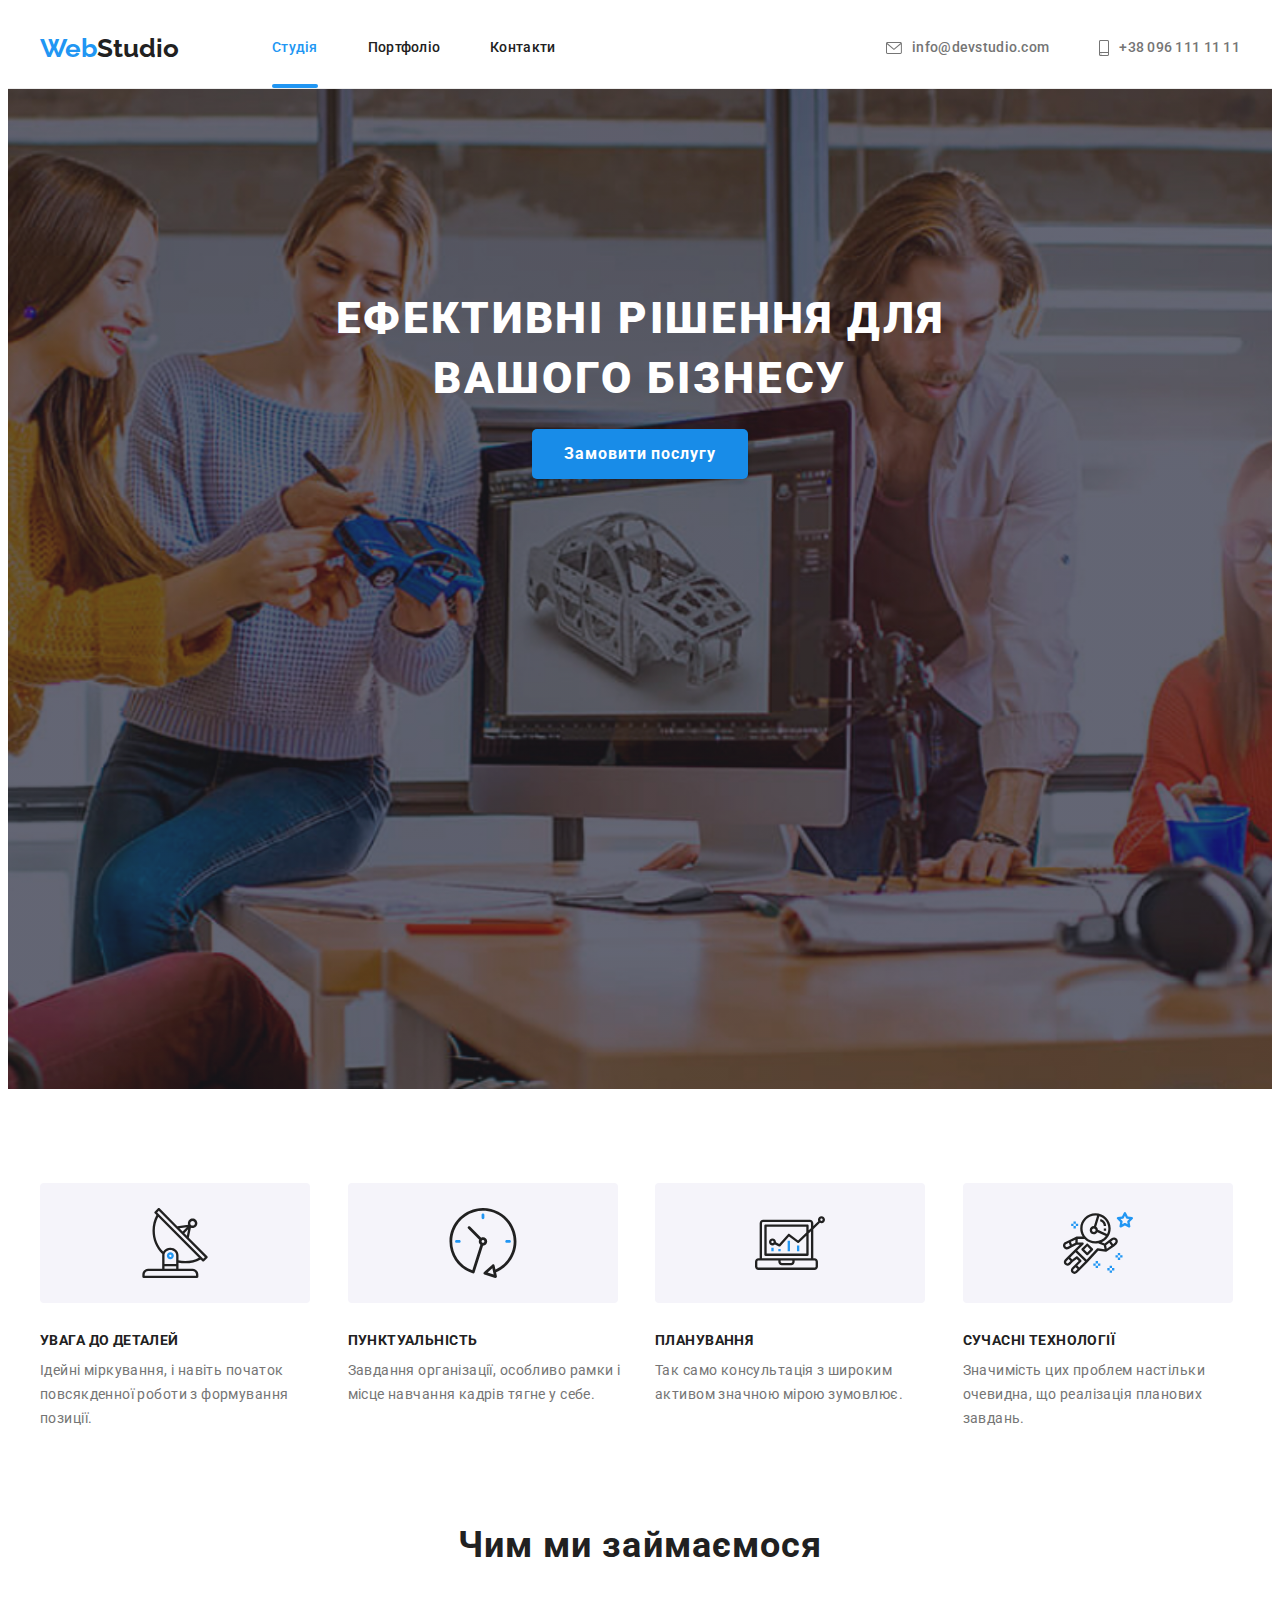
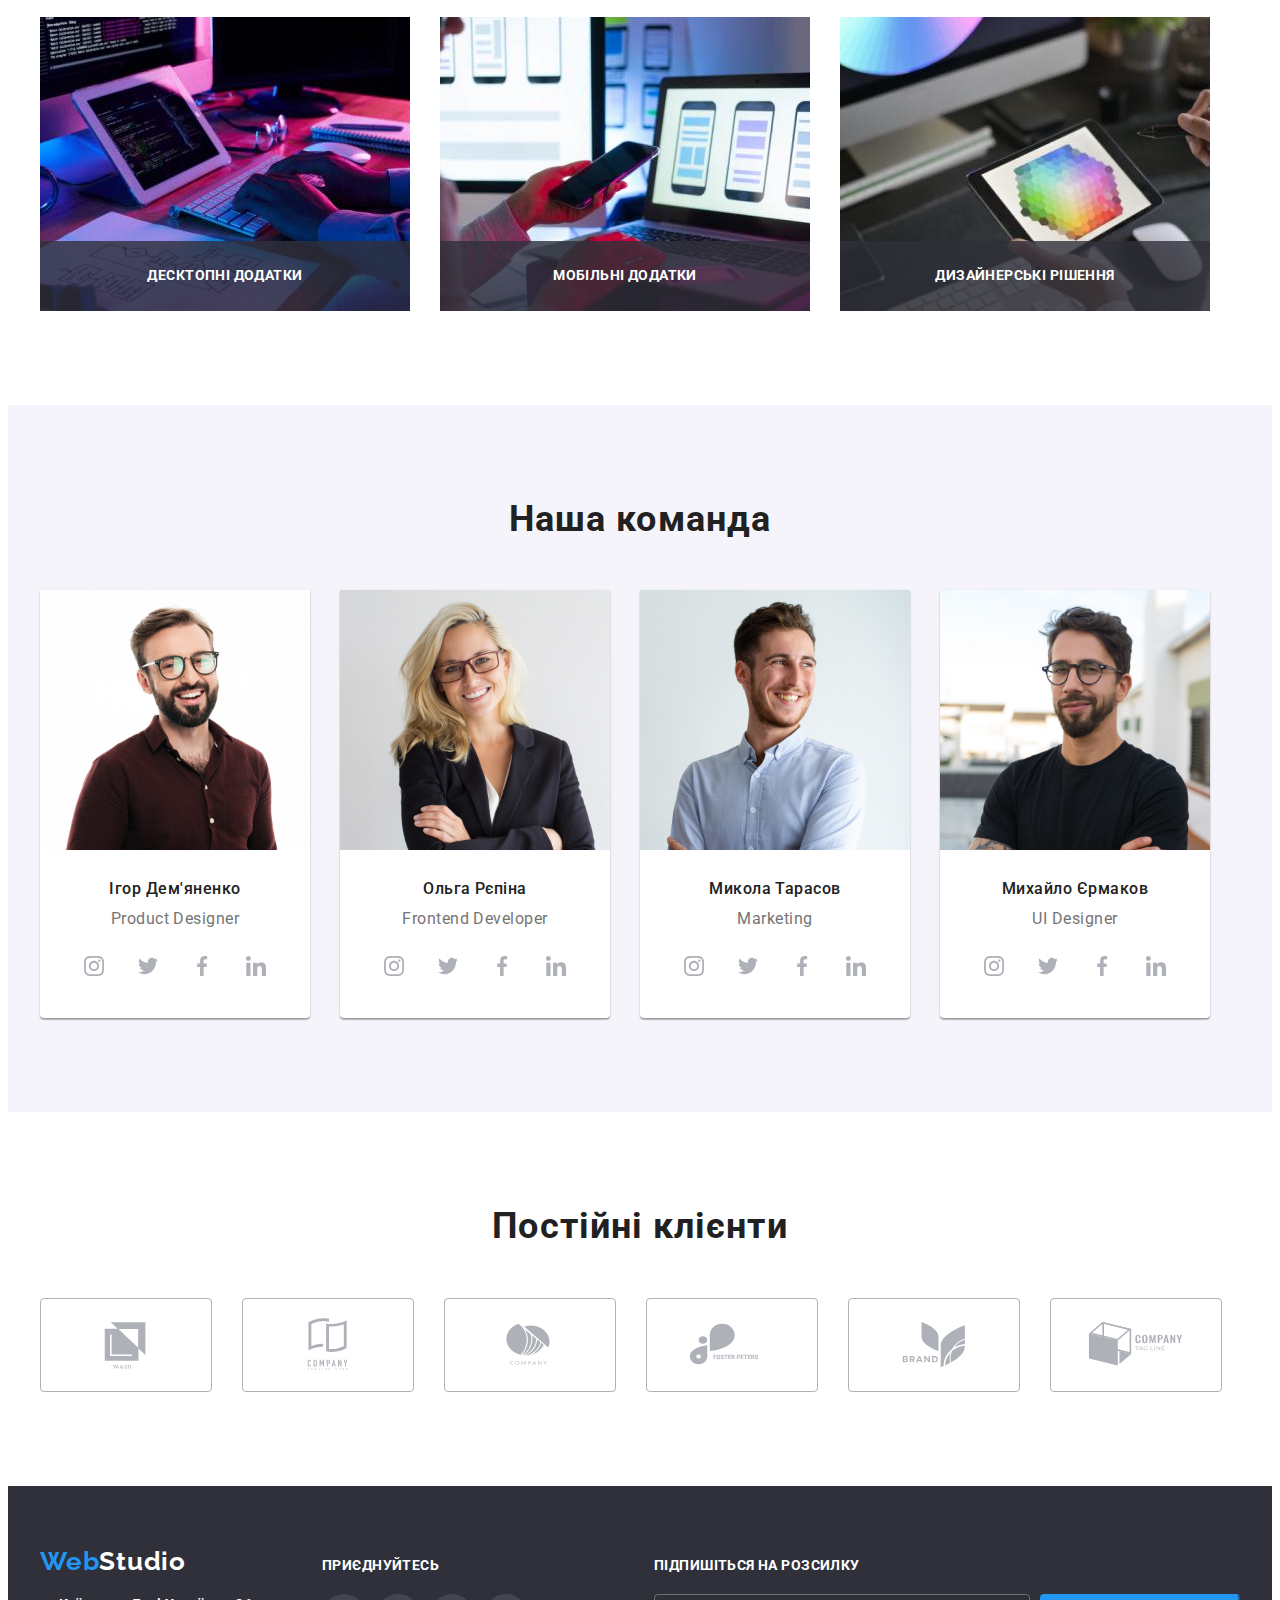
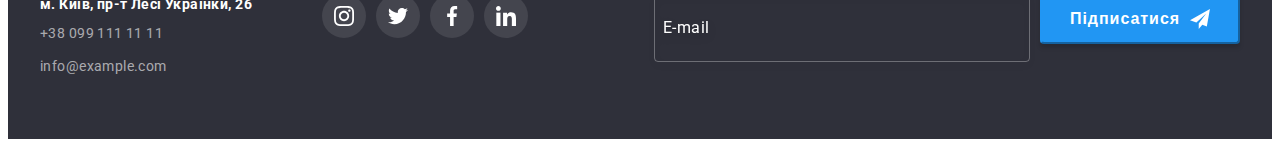
<file: index.html>
<!DOCTYPE html>
<html lang="uk">
  <head>
    <meta charset="UTF-8" />
    <meta http-equiv="X-UA-Compatible" content="IE=edge" />
    <meta name="viewport" content="width=device-width, initial-scale=1.0" />
    <link
      href="https://fonts.googleapis.com/css2?family=Raleway:wght@700&family=Roboto:wght@400;500;700;900&display=swap"
      rel="stylesheet"
    />
    <link
      rel="stylesheet"
      href="https://cdnjs.cloudflare.com/ajax/libs/modern-normalize/1.1.0/modern-normalize.min.css"
      integrity="sha512-wpPYUAdjBVSE4KJnH1VR1HeZfpl1ub8YT/NKx4PuQ5NmX2tKuGu6U/JRp5y+Y8XG2tV+wKQpNHVUX03MfMFn9Q=="
      crossorigin="anonymous"
      referrerpolicy="no-referrer"
    />
    <link rel="stylesheet" href="./css/main.min.css" />
    <title>Document</title>
  </head>

  <body>
    <header class="header">
      <div class="container">
        <a class="web-studio link" href="./index.html" lang="en">
          Web<span class="studio">Studio</span></a
        >
        <nav class="navigation">
          <ul class="navigation__list list">
            <li class="navigation__ list">
              <a href="" class="navigation__link current-page link">Студія</a>
            </li>
            <li class="navigation__list-item">
              <a href="./portfolio.html" class="navigation__link link"
                >Портфоліо</a
              >
            </li>
            <li class="navigation__list-item list">
              <a href="" class="navigation__link link">Контакти</a>
            </li>
          </ul>
        </nav>
        <ul class="contacts list">
          <li class="contacts__item list">
            <a href="mailto:info@devstudio.com" class="contacts__mail link"
              ><svg width="16" height="12" class="contacts__icon">
                <use
                  href="./images/icomoon (1)/contacts.svg#icon-mail"
                ></use></svg
              >info@devstudio.com
            </a>
          </li>
          <li class="contacts__item list">
            <a href="tel:+380961111111" class="contacts__tel link"
              ><svg width="10" height="16" class="contacts__icon">
                <use
                  href="./images/icomoon (1)/contacts.svg#icon-phone"
                ></use></svg
              >+38 096 111 11 11</a
            >
          </li>
        </ul>
      </div>
    </header>
    <main>
      <section class="hero">
        <div class="container">
          <h1 class="features-main">Ефективні рішення для вашого бізнесу</h1>
          <button type="button" class="button" data-modal-open>
            Замовити послугу
          </button>
        </div>
      </section>
      <section class="page-sections">
        <div class="container">
          <h2 class="visually-hidden">Наші особливості</h2>
          <ul class="features-list list">
            <li class="features-item">
              <div class="page-icons">
                <svg class="page-social-icon" width="70" height="70">
                  <use
                    href="./images/icomoon 6/Features.svg#icon-antenna"
                  ></use>
                </svg>
              </div>
              <h3 class="features-sub-title">Увага до деталей</h3>
              <p class="features-description">
                Ідейні міркування, і навіть початок повсякденної роботи з
                формування позиції.
              </p>
            </li>
            <li class="features-item">
              <div class="page-icons">
                <svg class="page-social-icon" width="70" height="70">
                  <use href="./images/icomoon 6/Features.svg#icon-clock"></use>
                </svg>
              </div>
              <h3 class="features-sub-title">Пунктуальність</h3>
              <p class="features-description">
                Завдання організації, особливо рамки і місце навчання кадрів
                тягне у себе.
              </p>
            </li>
            <li class="features-item">
              <div class="page-icons">
                <svg class="page-social-icon" width="70" height="70">
                  <use
                    href="./images/icomoon 6/Features.svg#icon-diagram"
                  ></use>
                </svg>
              </div>
              <h3 class="features-sub-title">Планування</h3>
              <p class="features-description">
                Так само консультація з широким активом значною мірою зумовлює.
              </p>
            </li>
            <li class="features-item">
              <div class="page-icons">
                <svg class="page-social-icon" width="70" height="70">
                  <use
                    href="./images/icomoon 6/Features.svg#icon-astronaut"
                  ></use>
                </svg>
              </div>
              <h3 class="features-sub-title">Сучасні технології</h3>
              <p class="features-description">
                Значимість цих проблем настільки очевидна, що реалізація
                планових завдань.
              </p>
            </li>
          </ul>
        </div>
      </section>
      <section class="our-job page-sections">
        <div class="container">
          <h2 class="our-job-title">Чим ми займаємося</h2>
          <ul class="our-job-list list">
            <li class="our-job-item">
              <img
                src="./images/img-1.jpg"
                alt="software development"
                width="370"
                height="294"
              />
              <p class="our-job-element">Десктопні додатки</p>
            </li>
            <li class="our-job-item">
              <img
                src="./images/img-2.jpg"
                alt="mobile application testing"
                width="370"
                height="294"
              />
              <p class="our-job-element">Мобільні додатки</p>
            </li>
            <li class="our-job-item">
              <img
                src="./images/img-3.jpg"
                alt="working with the color palette"
                width="370"
                height="294"
              />
              <p class="our-job-element">Дизайнерські рішення</p>
            </li>
          </ul>
        </div>
      </section>
      <section class="our-team page-sections">
        <div class="container">
          <h2 class="our-team__title">Наша команда</h2>
          <ul class="our-team__list list">
            <li class="our-team__item">
              <img
                src="./images/img-4.jpg"
                alt="product designer"
                width="270"
                height="260"
              />
              <div class="team">
                <h3 class="team__emoloyees">Ігор Дем'яненко</h3>
                <p lang="en" class="team__position">Product Designer</p>
                <ul class="networks list">
                  <li class="networks__item">
                    <a href="" class="networks__link link">
                      <svg class="networks__icon" width="20" height="20">
                        <use
                          href="./images/icomoon/symbol-defs.svg#icon-instagram"
                        ></use>
                      </svg>
                    </a>
                  </li>
                  <li class="networks-item">
                    <a href="" class="networks__link link">
                      <svg class="networks__icon" width="20" height="20">
                        <use
                          href="./images/icomoon/symbol-defs.svg#icon-twitter"
                        ></use>
                      </svg>
                    </a>
                  </li>
                  <li class="networks__item">
                    <a href="" class="networks__link link">
                      <svg class="networks__icon" width="20" height="20">
                        <use
                          href="./images/icomoon/symbol-defs.svg#icon-facebook"
                        ></use>
                      </svg>
                    </a>
                  </li>
                  <li class="networks__item">
                    <a href="" class="networks__link link">
                      <svg class="networks__icon" width="20" height="20">
                        <use
                          href="./images/icomoon/symbol-defs.svg#icon-linkedin"
                        ></use>
                      </svg>
                    </a>
                  </li>
                </ul>
              </div>
            </li>
            <li class="our-team__item">
              <img
                src="./images/img-5.jpg"
                alt="frontend developer"
                width="270"
                height="260"
              />
              <div class="team">
                <h3 class="team__emoloyees">Ольга Рєпіна</h3>
                <p lang="en" class="team__position">Frontend Developer</p>
                <ul class="networks list">
                  <li class="networks__item">
                    <a href="" class="networks__link link">
                      <svg class="networks__icon" width="20" height="20">
                        <use
                          href="./images/icomoon/symbol-defs.svg#icon-instagram"
                        ></use>
                      </svg>
                    </a>
                  </li>
                  <li class="networks__item">
                    <a href="" class="networks__link link">
                      <svg class="networks__icon" width="20" height="20">
                        <use
                          href="./images/icomoon/symbol-defs.svg#icon-twitter"
                        ></use>
                      </svg>
                    </a>
                  </li>
                  <li class="networks__item">
                    <a href="" class="networks__link link">
                      <svg class="networks__icon" width="20" height="20">
                        <use
                          href="./images/icomoon/symbol-defs.svg#icon-facebook"
                        ></use>
                      </svg>
                    </a>
                  </li>
                  <li class="networks__item">
                    <a href="" class="networks__link link">
                      <svg class="networks__icon" width="20" height="20">
                        <use
                          href="./images/icomoon/symbol-defs.svg#icon-linkedin"
                        ></use>
                      </svg>
                    </a>
                  </li>
                </ul>
              </div>
            </li>
            <li class="our-team__item">
              <img
                src="./images/img-6.jpg"
                alt="marketing"
                width="270"
                height="260"
              />
              <div class="team">
                <h3 class="team__emoloyees">Микола Тарасов</h3>
                <p lang="en" class="team__position">Marketing</p>
                <ul class="networks list">
                  <li class="networks__item">
                    <a href="" class="networks__link link">
                      <svg class="networks__icon" width="20" height="20">
                        <use
                          href="./images/icomoon/symbol-defs.svg#icon-instagram"
                        ></use>
                      </svg>
                    </a>
                  </li>
                  <li class="networks__item">
                    <a href="" class="networks__link link">
                      <svg class="networks__icon" width="20" height="20">
                        <use
                          href="./images/icomoon/symbol-defs.svg#icon-twitter"
                        ></use>
                      </svg>
                    </a>
                  </li>
                  <li class="networks__item">
                    <a href="" class="networks__link link">
                      <svg class="networks__icon" width="20" height="20">
                        <use
                          href="./images/icomoon/symbol-defs.svg#icon-facebook"
                        ></use>
                      </svg>
                    </a>
                  </li>
                  <li class="networks__item">
                    <a href="" class="networks__link link">
                      <svg class="networks__icon" width="20" height="20">
                        <use
                          href="./images/icomoon/symbol-defs.svg#icon-linkedin"
                        ></use>
                      </svg>
                    </a>
                  </li>
                </ul>
              </div>
            </li>
            <li class="our-team__item">
              <img
                src="./images/img-7.jpg"
                alt="ul designer"
                width="270"
                height="260"
              />
              <div class="team">
                <h3 class="team__emoloyees">Михайло Єрмаков</h3>
                <p lang="en" class="team__position">UI Designer</p>
                <ul class="networks list">
                  <li class="networks__item">
                    <a href="" class="networks__link link">
                      <svg class="networks__icon" width="20" height="20">
                        <use
                          href="./images/icomoon/symbol-defs.svg#icon-instagram"
                        ></use>
                      </svg>
                    </a>
                  </li>
                  <li class="networks__item">
                    <a href="" class="networks__link link">
                      <svg class="networks__icon" width="20" height="20">
                        <use
                          href="./images/icomoon/symbol-defs.svg#icon-twitter"
                        ></use>
                      </svg>
                    </a>
                  </li>
                  <li class="networks__item">
                    <a href="" class="networks__link link">
                      <svg class="networks__icon" width="20" height="20">
                        <use
                          href="./images/icomoon/symbol-defs.svg#icon-facebook"
                        ></use>
                      </svg>
                    </a>
                  </li>
                  <li class="networks__item">
                    <a href="" class="networks__link link">
                      <svg class="networks__icon" width="20" height="20">
                        <use
                          href="./images/icomoon/symbol-defs.svg#icon-linkedin"
                        ></use>
                      </svg>
                    </a>
                  </li>
                </ul>
              </div>
            </li>
          </ul>
        </div>
      </section>
      <section class="regular-clients">
        <div class="container">
          <h2 class="regular-clients__title">Постійні клієнти</h2>
          <ul class="regular-clients__list list">
            <li class="regular-clients__item">
              <a href="" class="regular-clients__link link">
                <svg class="regular-clients__icon" width="106" height="60">
                  <use href="./images/icomoon 3/clients.svg#icon-Logo1"></use>
                </svg>
              </a>
            </li>
            <li class="regular-clients__item">
              <a href="" class="regular-clients__link link">
                <svg class="regular-clients__icon" width="106" height="60">
                  <use href="./images/icomoon 3/clients.svg#icon-Logo2"></use>
                </svg>
              </a>
            </li>
            <li class="regular-clients__item">
              <a href="" class="regular-clients__link link">
                <svg class="regular-clients__icon" width="106" height="60">
                  <use href="./images/icomoon 3/clients.svg#icon-Logo3"></use>
                </svg>
              </a>
            </li>
            <li class="regular-clients__item">
              <a href="" class="regular-clients__link link">
                <svg class="regular-clients__icon" width="106" height="60">
                  <use href="./images/icomoon 3/clients.svg#icon-Logo4"></use>
                </svg>
              </a>
            </li>
            <li class="regular-clients__item">
              <a href="" class="regular-clients__link link">
                <svg class="regular-clients__icon" width="106" height="60">
                  <use href="./images/icomoon 3/clients.svg#icon-Logo5"></use>
                </svg>
              </a>
            </li>
            <li class="regular-clients__item">
              <a href="" class="regular-clients__link link">
                <svg class="regular-clients__icon" width="106" height="60">
                  <use href="./images/icomoon 3/clients.svg#icon-Logo6"></use>
                </svg>
              </a>
            </li>
          </ul>
        </div>
      </section>
    </main>
    <footer class="footer">
      <div class="container">
        <div class="footer-contacts">
          <a href="./index.html" lang="en" class="footer-logo"
            >Web<span class="studio-footer link">Studio</span></a
          >
          <address class="address">
            <ul class="footer-list list">
              <li class="footer-address">м. Київ, пр-т Лесі Українки, 26</li>
              <li class="footer-item">
                <a href="tel:+380991111111" class="footer-tel link"
                  >+38 099 111 11 11</a
                >
              </li>
              <li class="footer-item">
                <a href="mailto:info@example.com" class="footer-mail link"
                  >info@example.com</a
                >
              </li>
            </ul>
          </address>
        </div>
        <div class="join-us">
          <p class="join-us-title">приєднуйтесь</p>
          <ul class="join-us-list list">
            <li class="join-us-item">
              <a href="" class="join-us-link link">
                <svg class="join-us-icon" width="20" height="20">
                  <use
                    href="./images/icomoon 4/join-us.svg#icon-instagram-2"
                  ></use>
                </svg>
              </a>
            </li>
            <li class="join-us-item">
              <a href="" class="join-us-link link">
                <svg class="join-us-icon" width="20" height="20">
                  <use
                    href="./images/icomoon 4/join-us.svg#icon-twitter-2"
                  ></use>
                </svg>
              </a>
            </li>
            <li class="join-us-item">
              <a href="" class="join-us-link link">
                <svg class="join-us-icon" width="20" height="20">
                  <use
                    href="./images/icomoon 4/join-us.svg#icon-facebook-2"
                  ></use>
                </svg>
              </a>
            </li>
            <li class="join-us-item">
              <a href="" class="join-us-link link">
                <svg class="join-us-icon" width="20" height="20">
                  <use
                    href="./images/icomoon 4/join-us.svg#icon-linkedin-2"
                  ></use>
                </svg>
              </a>
            </li>
          </ul>
        </div>
        <div class="subscribe">
          <p class="subscribe__text">Підпишіться на розсилку</p>
          <form class="subscribe__form">
            <input
              type="email"
              class="subscribe__input"
              name="email"
              placeholder="E-mail"
            />
            <button type="submit" class="subscribe__button">
              Підписатися
              <svg class="subscribe__icon" width="24" height="24">
                <use href="./images/symbol-defs.svg#icon-telegram"></use>
              </svg>
            </button>
          </form>
        </div>
      </div>
    </footer>
    <div class="backdrop is-hidden" data-modal>
      <div class="modal">
        <button type="button" class="close-button" data-modal-close>
          <svg class="close-icon" width="11" height="11">
            <use href="./images/icomoon 8/symbol-defs.svg#icon-close"></use>
          </svg>
        </button>
        <strong class="modal-title">
          Залиште свої дані, ми вам передзвонимо</strong
        >
        <form class="modal-form">
          <div class="modal-window">
            <label class="modal-label" for="user-name">Ім'я</label>
            <div class="modal-icon">
              <input
                type="text"
                class="modal-input"
                name="name"
                id="user-name"
              />
              <svg class="icon-input" width="18" height="18">
                <use href="./images/symbol-defs.svg#icon-person"></use>
              </svg>
            </div>
          </div>
          <div class="modal-window">
            <label class="modal-label" for="user-tel">Телефон</label>
            <div class="modal-icon">
              <input type="tel" class="modal-input" name="tel" id="user-tel" />
              <svg class="icon-input" width="18" height="18">
                <use href="./images/symbol-defs.svg#icon-tel"></use>
              </svg>
            </div>
          </div>
          <div class="modal-window">
            <label class="modal-label" for="user-email">Пошта</label>
            <div class="modal-icon">
              <input
                type="email"
                class="modal-input"
                name="email"
                id="user-email"
              />
              <svg class="icon-input" width="18" height="18">
                <use href="./images/symbol-defs.svg#icon-email"></use>
              </svg>
            </div>
          </div>
          <div class="modal-window">
            <label class="modal-label" for="user-comment">Коментар</label>
            <textarea
              name="user-comment"
              id="user-comment"
              placeholder="Введіть текст"
              class="modal-comment"
            ></textarea>
          </div>

          <div class="checkbox">
            <input
              class="checkbox-input visually-hidden"
              type="checkbox"
              name="checkbox"
              id="checkbox"
              value="true"
            />
            <label class="modal-checkbox" for="checkbox">
              <span class="icon-checkbox">
                <svg class="icon-check" width="11" height="8">
                  <use href="./images/symbol-defs.svg#icon-check"></use>
                </svg>
              </span>
              <!-- <span class="checkbox-link-span"> -->
              Погоджуюся з розсилкою та приймаю
              <a href="" class="checkbox-link">Умови договору</a>
              <!-- </span> -->
            </label>
          </div>
          <div class="send-button">
            <button type="submit" class="checkbox-button">Відправити</button>
          </div>
        </form>
      </div>
    </div>
    <script src="./js/modal.js"></script>
  </body>
</html>
</file>
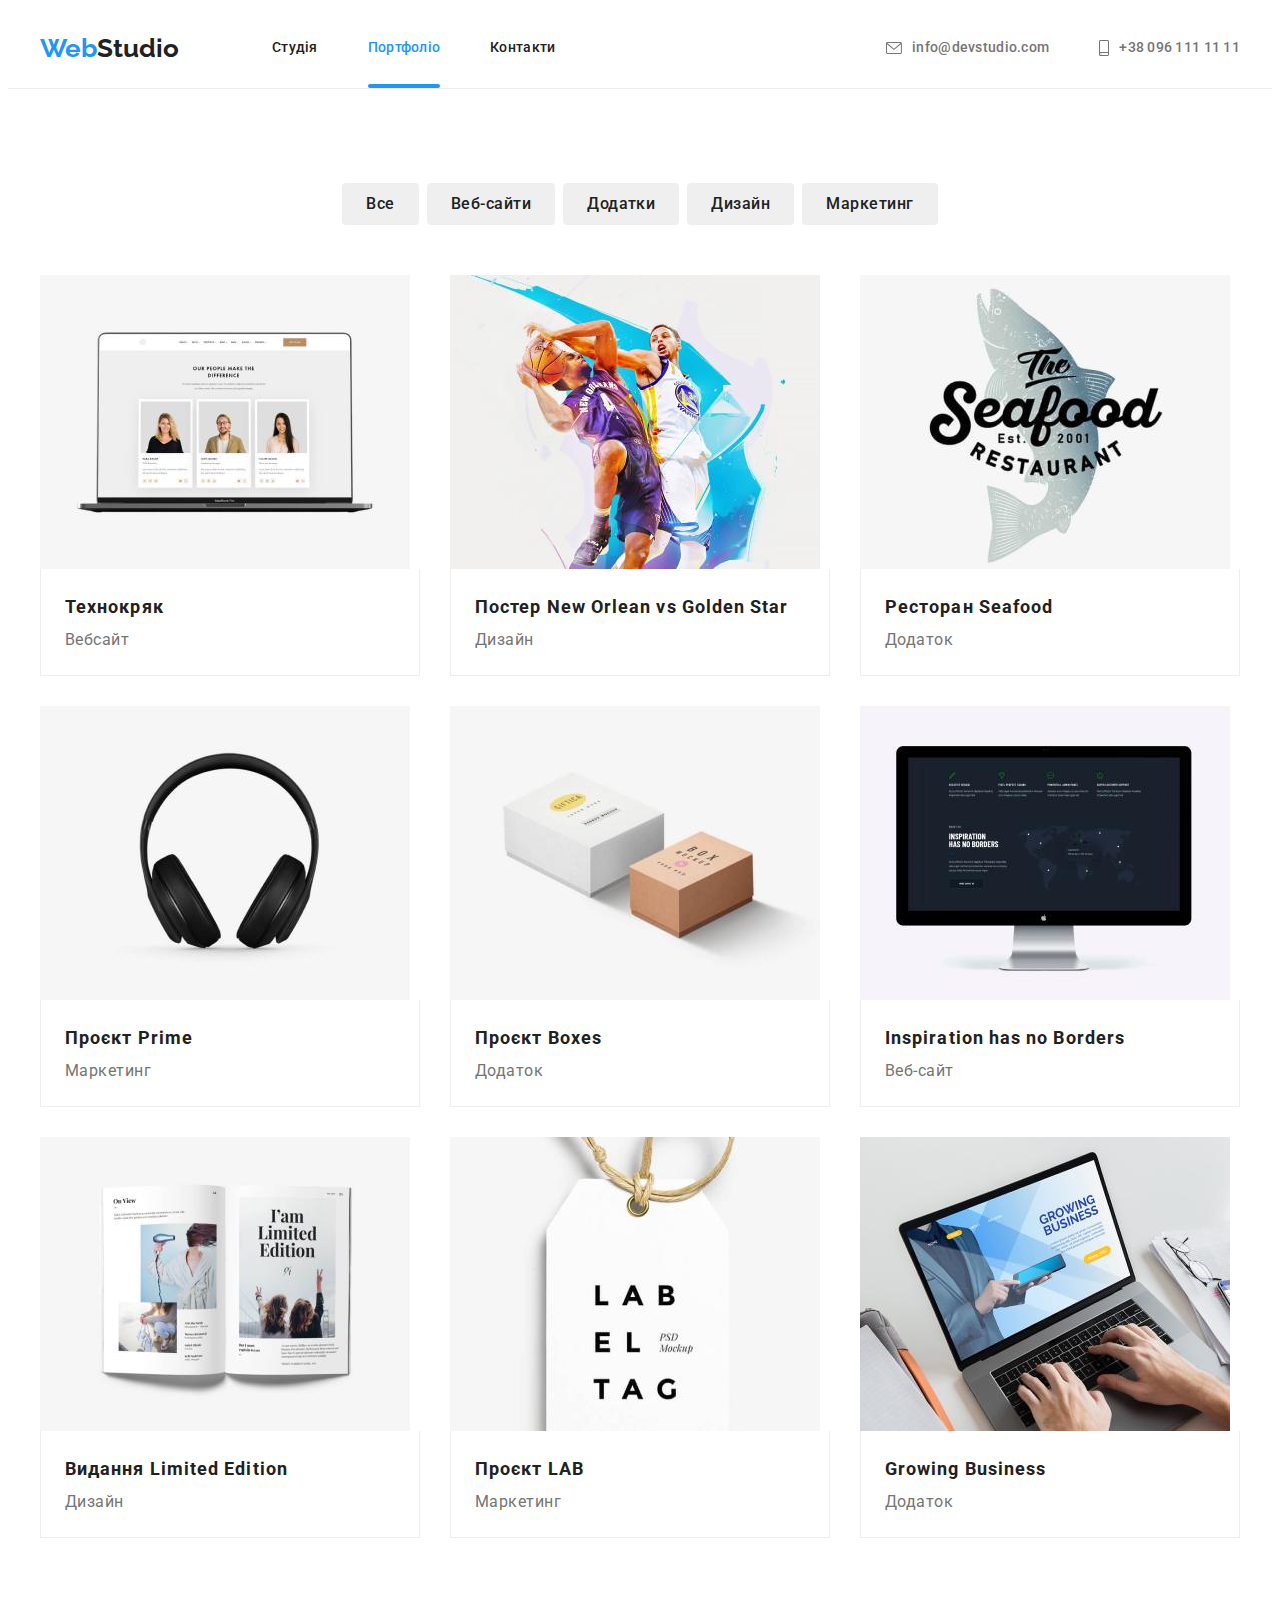
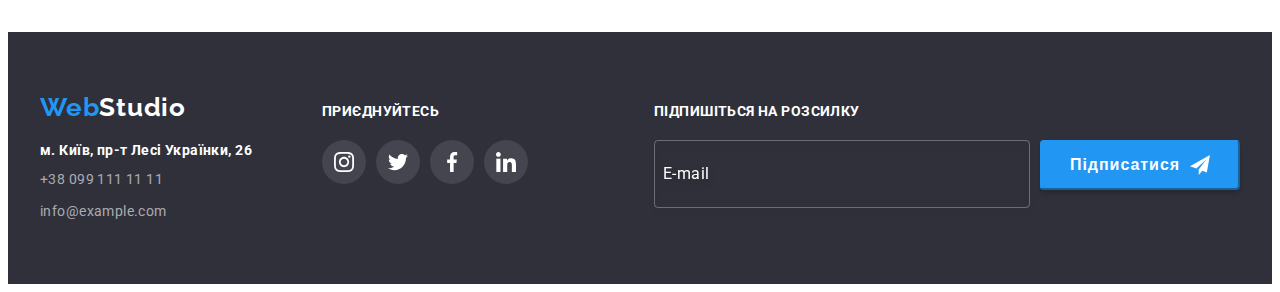
<file: portfolio.html>
<!DOCTYPE html>
<html lang="uk">
  <head>
    <meta charset="UTF-8" />
    <meta http-equiv="X-UA-Compatible" content="IE=edge" />
    <meta name="viewport" content="width=device-width, initial-scale=1.0" />
    <link
      href="https://fonts.googleapis.com/css2?family=Raleway:wght@700&family=Roboto:wght@400;500;700;900&display=swap"
      rel="stylesheet"
    />
    <link
      rel="stylesheet"
      href="https://cdnjs.cloudflare.com/ajax/libs/modern-normalize/1.1.0/modern-normalize.min.css"
      integrity="sha512-wpPYUAdjBVSE4KJnH1VR1HeZfpl1ub8YT/NKx4PuQ5NmX2tKuGu6U/JRp5y+Y8XG2tV+wKQpNHVUX03MfMFn9Q=="
      crossorigin="anonymous"
      referrerpolicy="no-referrer"
    />
    <link rel="stylesheet" href="./css/main.min.css" />
    <title>Document</title>
  </head>
  <body>
    <header class="header">
      <div class="container">
        <a class="web-studio link" href="./index.html" lang="en">
          Web<span class="studio">Studio</span></a
        >
        <nav class="navigation">
          <ul class="navigation__list list">
            <li class="navigation__ list">
              <a href="./index.html" class="navigation__link link">Студія</a>
            </li>
            <li class="navigation__list-item">
              <a href="" class="navigation__link link current-page link"
                >Портфоліо</a
              >
            </li>
            <li class="navigation__list-item list">
              <a href="" class="navigation__link link">Контакти</a>
            </li>
          </ul>
        </nav>
        <ul class="contacts list">
          <li class="contacts__item list">
            <a href="mailto:info@devstudio.com" class="contacts__mail link"
              ><svg width="16" height="12" class="contacts__icon">
                <use
                  href="./images/icomoon (1)/contacts.svg#icon-mail"
                ></use></svg
              >info@devstudio.com
            </a>
          </li>
          <li class="contacts__item list">
            <a href="tel:+380961111111" class="contacts__tel link"
              ><svg width="10" height="16" class="contacts__icon">
                <use
                  href="./images/icomoon (1)/contacts.svg#icon-phone"
                ></use></svg
              >+38 096 111 11 11</a
            >
          </li>
        </ul>
      </div>
    </header>
    <main>
      <section class="page-sections">
        <div class="container">
          <h1 class="visually-hidden">menu</h1>
          <ul class="menu-list list">
            <li class="menu-item">
              <button type="button" class="menu-button current-button">
                Все
              </button>
            </li>
            <li class="menu-item">
              <button type="button" class="menu-button">Веб-сайти</button>
            </li>
            <li class="menu-item">
              <button type="button" class="menu-button">Додатки</button>
            </li>
            <li class="menu-item">
              <button type="button" class="menu-button">Дизайн</button>
            </li>
            <li class="menu-item">
              <button type="button" class="menu-button">Маркетинг</button>
            </li>
          </ul>
          <ul class="projects-list list">
            <li class="project-item">
              <a href="" class="portfolio-icon link">
                <div class="portfolio-overlay">
                  <img
                    src="./images/технокряк.jpg"
                    alt="employees"
                    width="370"
                    height="294"
                  />
                  <p class="portfolio-text">
                    Ресурс пропонує комплексні пропозиції з різним рівнем
                    функціоналу та сервісів. Все це дозволить відвідувачу
                    отримати вичерпні відомості про компанію чи приватну особу.
                  </p>
                </div>

                <div class="portfolio-box">
                  <h2 class="projects-title">Технокряк</h2>
                  <p id="websites" class="project-description">Вебсайт</p>
                </div>
              </a>
            </li>
            <li class="project-item">
              <a href="" class="portfolio-icon link">
                <div class="portfolio-overlay">
                  <img
                    src="./images/постер.jpg"
                    alt="basketball"
                    width="370"
                    height="294"
                  />
                  <p class="portfolio-text">
                    Ресурс пропонує комплексні пропозиції з різним рівнем
                    функціоналу та сервісів. Все це дозволить відвідувачу
                    отримати вичерпні відомості про компанію чи приватну особу.
                  </p>
                </div>

                <div class="portfolio-box">
                  <h2 class="projects-title">
                    Постер <span lang="en">New Orlean vs Golden Star</span>
                  </h2>
                  <p class="project-description">Дизайн</p>
                </div>
              </a>
            </li>
            <li class="project-item">
              <a href="" class="portfolio-icon link">
                <div class="portfolio-overlay">
                  <img
                    src="./images/ресторан.jpg"
                    alt="restaurant seafood"
                    width="370"
                    height="294"
                  />
                  <p class="portfolio-text">
                    Ресурс пропонує комплексні пропозиції з різним рівнем
                    функціоналу та сервісів. Все це дозволить відвідувачу
                    отримати вичерпні відомості про компанію чи приватну особу.
                  </p>
                </div>

                <div class="portfolio-box">
                  <h2 class="projects-title">
                    Ресторан <span lang="en">Seafood</span>
                  </h2>
                  <p class="project-description">Додаток</p>
                </div>
              </a>
            </li>
            <li class="project-item">
              <a href="" class="portfolio-icon link">
                <div class="portfolio-overlay">
                  <img
                    src="./images/prime.jpg"
                    alt="headphone"
                    width="370"
                    height="294"
                  />
                  <p class="portfolio-text">
                    Ресурс пропонує комплексні пропозиції з різним рівнем
                    функціоналу та сервісів. Все це дозволить відвідувачу
                    отримати вичерпні відомості про компанію чи приватну особу.
                  </p>
                </div>

                <div class="portfolio-box">
                  <h2 class="projects-title">
                    Проєкт <span lang="en">Prime</span>
                  </h2>
                  <p class="project-description">Маркетинг</p>
                </div>
              </a>
            </li>
            <li class="project-item">
              <a href="" class="portfolio-icon link">
                <div class="portfolio-overlay">
                  <img
                    src="./images/boxes.jpg"
                    alt="boxes"
                    width="370"
                    height="294"
                  />
                  <p class="portfolio-text">
                    Ресурс пропонує комплексні пропозиції з різним рівнем
                    функціоналу та сервісів. Все це дозволить відвідувачу
                    отримати вичерпні відомості про компанію чи приватну особу.
                  </p>
                </div>

                <div class="portfolio-box">
                  <h2 class="projects-title">
                    Проєкт <span lang="en">Boxes</span>
                  </h2>
                  <p class="project-description">Додаток</p>
                </div>
              </a>
            </li>
            <li class="project-item">
              <a href="" class="portfolio-icon link">
                <div class="portfolio-overlay">
                  <img
                    src="./images/inspiration.jpg"
                    alt="mac monitor"
                    width="370"
                    height="294"
                  />
                  <p class="portfolio-text">
                    Ресурс пропонує комплексні пропозиції з різним рівнем
                    функціоналу та сервісів. Все це дозволить відвідувачу
                    отримати вичерпні відомості про компанію чи приватну особу.
                  </p>
                </div>

                <div class="portfolio-box">
                  <h2 lang="en" class="projects-title">
                    Inspiration has no Borders
                  </h2>
                  <p class="project-description">Веб-сайт</p>
                </div>
              </a>
            </li>
            <li class="project-item">
              <a href="" class="portfolio-icon link">
                <div class="portfolio-overlay">
                  <img
                    src="./images/limited-edition.jpg"
                    alt="females-hair"
                    width="370"
                    height="294"
                  />
                  <p class="portfolio-text">
                    Ресурс пропонує комплексні пропозиції з різним рівнем
                    функціоналу та сервісів. Все це дозволить відвідувачу
                    отримати вичерпні відомості про компанію чи приватну особу.
                  </p>
                </div>

                <div class="portfolio-box">
                  <h2 class="projects-title">
                    Видання <span lang="en">Limited Edition</span>
                  </h2>
                  <p class="project-description">Дизайн</p>
                </div>
              </a>
            </li>
            <li class="project-item">
              <a href="" class="portfolio-icon link">
                <div class="portfolio-overlay">
                  <img
                    src="./images/lab.jpg"
                    alt="label"
                    width="370"
                    height="294"
                  />
                  <p class="portfolio-text">
                    Ресурс пропонує комплексні пропозиції з різним рівнем
                    функціоналу та сервісів. Все це дозволить відвідувачу
                    отримати вичерпні відомості про компанію чи приватну особу.
                  </p>
                </div>

                <div class="portfolio-box">
                  <h2 class="projects-title">
                    Проєкт <span lang="en">LAB</span>
                  </h2>
                  <p class="project-description">Маркетинг</p>
                </div>
              </a>
            </li>
            <li class="project-item">
              <a href="" class="portfolio-icon link">
                <div class="portfolio-overlay">
                  <img
                    src="./images/growing-bussness.jpg"
                    alt="arms on the laptop"
                    width="370"
                    height="294"
                  />
                  <p class="portfolio-text">
                    Ресурс пропонує комплексні пропозиції з різним рівнем
                    функціоналу та сервісів. Все це дозволить відвідувачу
                    отримати вичерпні відомості про компанію чи приватну особу.
                  </p>
                </div>

                <div class="portfolio-box">
                  <h2 lang="en" class="projects-title">Growing Business</h2>
                  <p class="project-description">Додаток</p>
                </div>
              </a>
            </li>
          </ul>
        </div>
      </section>
    </main>
    <footer class="footer">
      <div class="container">
        <div class="footer-contacts">
          <a href="./index.html" lang="en" class="footer-logo"
            >Web<span class="studio-footer link">Studio</span></a
          >
          <address class="address">
            <ul class="footer-list list">
              <li class="footer-address">м. Київ, пр-т Лесі Українки, 26</li>
              <li class="footer-item">
                <a href="tel:+380991111111" class="footer-tel link"
                  >+38 099 111 11 11</a
                >
              </li>
              <li class="footer-item">
                <a href="mailto:info@example.com" class="footer-mail link"
                  >info@example.com</a
                >
              </li>
            </ul>
          </address>
        </div>
        <div class="join-us">
          <p class="join-us-title">приєднуйтесь</p>
          <ul class="join-us-list list">
            <li class="join-us-item">
              <a href="" class="join-us-link link">
                <svg class="join-us-icon" width="20" height="20">
                  <use
                    href="./images/icomoon 4/join-us.svg#icon-instagram-2"
                  ></use>
                </svg>
              </a>
            </li>
            <li class="join-us-item">
              <a href="" class="join-us-link link">
                <svg class="join-us-icon" width="20" height="20">
                  <use
                    href="./images/icomoon 4/join-us.svg#icon-twitter-2"
                  ></use>
                </svg>
              </a>
            </li>
            <li class="join-us-item">
              <a href="" class="join-us-link link">
                <svg class="join-us-icon" width="20" height="20">
                  <use
                    href="./images/icomoon 4/join-us.svg#icon-facebook-2"
                  ></use>
                </svg>
              </a>
            </li>
            <li class="join-us-item">
              <a href="" class="join-us-link link">
                <svg class="join-us-icon" width="20" height="20">
                  <use
                    href="./images/icomoon 4/join-us.svg#icon-linkedin-2"
                  ></use>
                </svg>
              </a>
            </li>
          </ul>
        </div>
        <div class="subscribe">
          <p class="subscribe__text">Підпишіться на розсилку</p>
          <form class="subscribe__form">
            <input
              type="email"
              class="subscribe__input"
              name="email"
              placeholder="E-mail"
            />
            <button type="submit" class="subscribe__button">
              Підписатися
              <svg class="subscribe__icon" width="24" height="24">
                <use href="./images/symbol-defs.svg#icon-telegram"></use>
              </svg>
            </button>
          </form>
        </div>
      </div>
    </footer>
  </body>
</html>
</file>
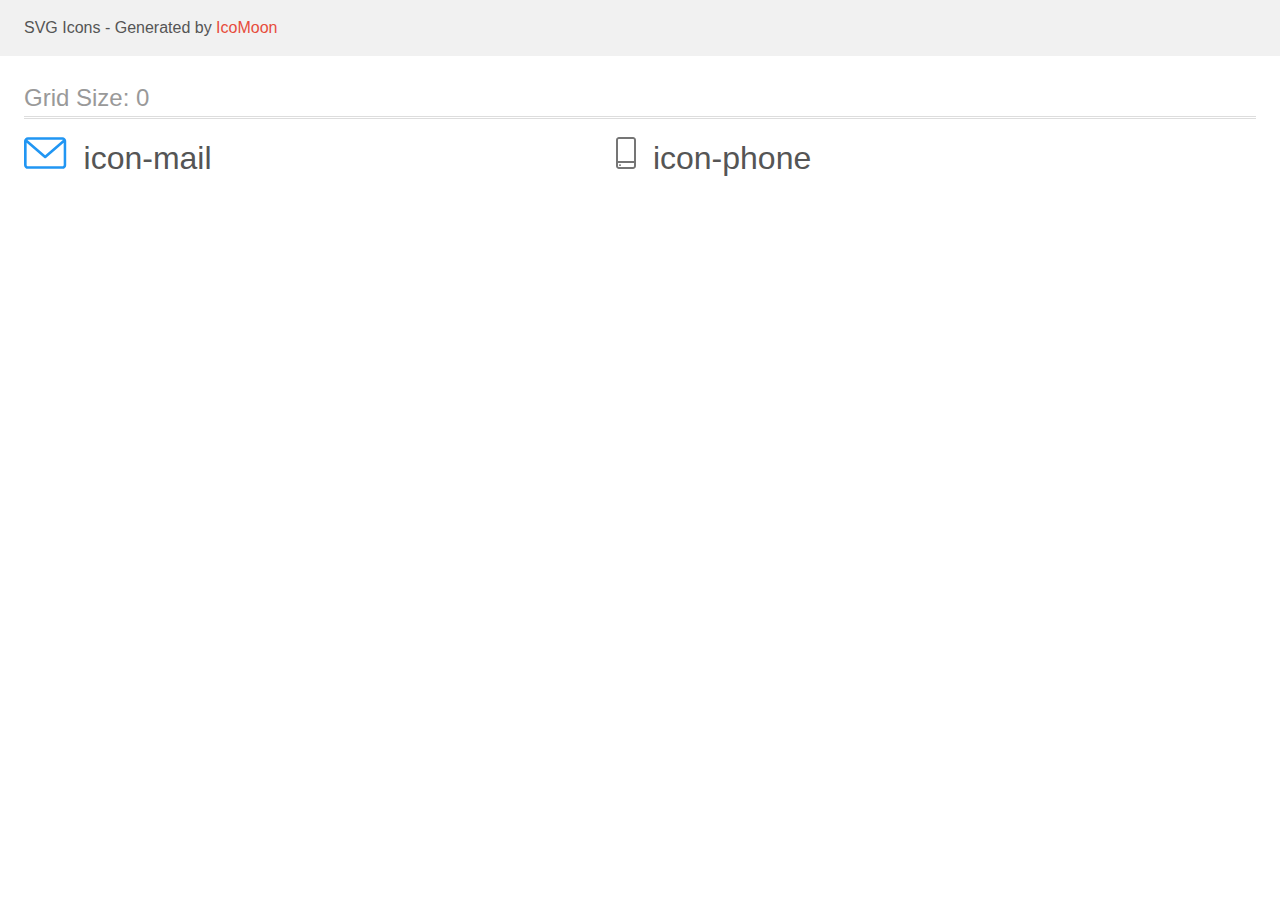
<file: images/icomoon (1)/demo.html>
<!doctype html>
<html>
<head>
    <title>IcoMoon - SVG Icons</title>
    <meta charset="utf-8">
    <meta name="viewport" content="width=device-width, initial-scale=1">
    <link rel="stylesheet" href="demo-files/demo.css">
    <link rel="stylesheet" href="style.css">
</head>
<body>
<svg aria-hidden="true" style="position: absolute; width: 0; height: 0; overflow: hidden;" version="1.1" xmlns="http://www.w3.org/2000/svg" xmlns:xlink="http://www.w3.org/1999/xlink">
<defs>
<symbol id="icon-mail" viewBox="0 0 43 32">
<path fill="#2196f3" style="fill: var(--color1, #2196f3)" d="M38.667 0h-34.667c-2.205 0-4 1.795-4 4v24c0 2.205 1.795 4 4 4h34.667c2.205 0 4-1.795 4-4v-24c0-2.205-1.795-4-4-4zM38.667 2.667c0.181 0 0.355 0.037 0.512 0.104l-17.845 15.467-17.845-15.467c0.151-0.065 0.327-0.104 0.512-0.104h34.667zM38.667 29.333h-34.667c-0.736 0-1.333-0.597-1.333-1.333v0-22.413l17.792 15.421c0.233 0.203 0.539 0.327 0.875 0.327s0.642-0.124 0.876-0.328l-0.002 0.001 17.792-15.421v22.413c0 0.736-0.597 1.333-1.333 1.333v0z"></path>
</symbol>
<symbol id="icon-phone" viewBox="0 0 20 32">
<path fill="#757575" style="fill: var(--color2, #757575)" d="M17 0h-14c-1.654 0-3 1.346-3 3v26c0 1.654 1.346 3 3 3h14c1.654 0 3-1.346 3-3v-26c0-1.654-1.346-3-3-3zM3 2h14c0.552 0 1 0.448 1 1v0 21h-16v-21c0-0.552 0.448-1 1-1v0zM17 30h-14c-0.552 0-1-0.448-1-1v0-3h16v3c0 0.552-0.448 1-1 1v0z"></path>
<path fill="#757575" style="fill: var(--color2, #757575)" d="M4.708 27.478c0.18 0.163 0.293 0.399 0.293 0.66s-0.113 0.497-0.292 0.659l-0.001 0.001c-0.186 0.17-0.435 0.275-0.708 0.275s-0.522-0.104-0.709-0.275l0.001 0.001c-0.18-0.163-0.293-0.399-0.293-0.66s0.113-0.497 0.292-0.659l0.001-0.001c0.186-0.17 0.435-0.275 0.708-0.275s0.522 0.104 0.709 0.275l-0.001-0.001z"></path>
</symbol>
</defs>
</svg>

<header class="bgc1 clearfix">
<div class="mhl">
    <p>SVG Icons - Generated by <a href="https://icomoon.io/app">IcoMoon</a></p>
</div>
</header>
    <div class="clearfix mhl ptl">
        <h1 class="mvm mtn fgc1">Grid Size: 0</h1>
        <div class="glyph fs1">
            <div class="clearfix pbs">
                <svg class="icon icon-mail"><use xlink:href="#icon-mail"></use></svg><span class="name"> icon-mail</span>
            </div>
        </div>
        <div class="glyph fs1">
            <div class="clearfix pbs">
                <svg class="icon icon-phone"><use xlink:href="#icon-phone"></use></svg><span class="name"> icon-phone</span>
            </div>
        </div>
  </div>
<script defer src="svgxuse.js"></script>
</body>
</html>
</file>
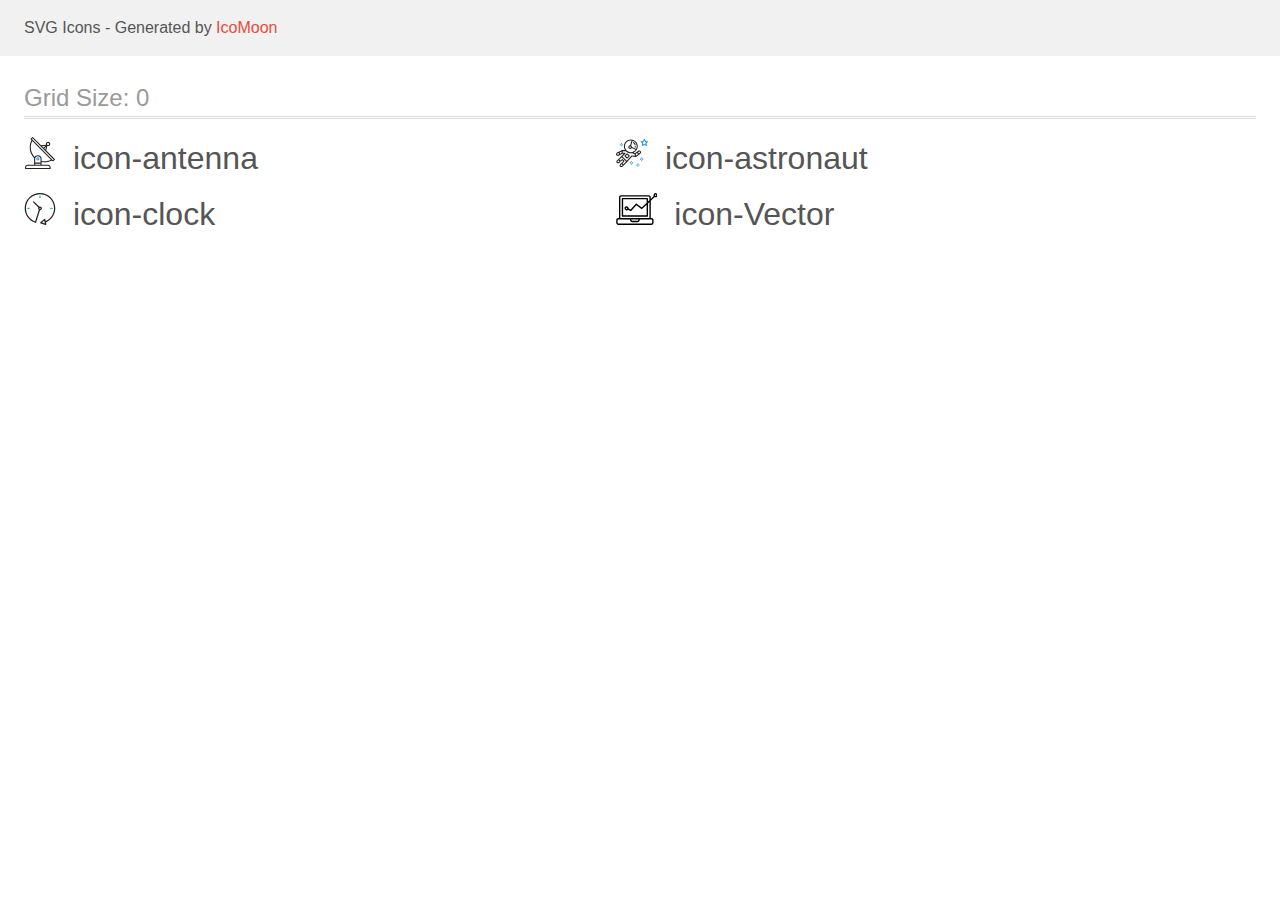
<file: images/icomoon 2/demo.html>
<!doctype html>
<html>
<head>
    <title>IcoMoon - SVG Icons</title>
    <meta charset="utf-8">
    <meta name="viewport" content="width=device-width, initial-scale=1">
    <link rel="stylesheet" href="demo-files/demo.css">
    <link rel="stylesheet" href="style.css">
</head>
<body>
<svg aria-hidden="true" style="position: absolute; width: 0; height: 0; overflow: hidden;" version="1.1" xmlns="http://www.w3.org/2000/svg" xmlns:xlink="http://www.w3.org/1999/xlink">
<defs>
<symbol id="icon-antenna" viewBox="0 0 32 32">
<path fill="#212121" style="fill: var(--color1, #212121)" d="M30.773 22.098l-8.443-8.505 0.937-4.616c0.225 0.090 0.485 0.144 0.758 0.146h0.007c0.008 0 0.017 0 0.026 0 1.192 0 2.159-0.967 2.159-2.159s-0.967-2.159-2.159-2.159c-1.192 0-2.159 0.967-2.159 2.159 0 0.259 0.046 0.508 0.13 0.739l-0.005-0.015-4.96 0.606-8.091-8.133c-0.096-0.098-0.229-0.159-0.376-0.16h-0c-0.14 0.001-0.274 0.057-0.373 0.155l-1.512 1.504c-0.096 0.097-0.156 0.23-0.156 0.377s0.060 0.281 0.156 0.377v0l0.814 0.825c-1.143 2.062-1.816 4.522-1.816 7.139 0 4.106 1.656 7.824 4.336 10.525l-0.001-0.001c0.043 0.041 0.092 0.074 0.146 0.097-0.032 0.164-0.051 0.353-0.052 0.546v6.188h-6.4c-1.472 0.001-2.666 1.194-2.667 2.666v1.067c0 0.295 0.239 0.534 0.534 0.534h24.534c0.294 0 0.533-0.239 0.533-0.534v-1.067c-0.002-1.472-1.195-2.665-2.666-2.666h-6.4v-2.742c1.003 0.21 2.024 0.317 3.049 0.32 2.58-0.003 5.005-0.663 7.117-1.822l-0.077 0.039 0.818 0.823c0.099 0.101 0.235 0.159 0.376 0.16 0.14-0.001 0.274-0.057 0.373-0.155l1.512-1.504c0.096-0.097 0.156-0.23 0.156-0.377s-0.060-0.281-0.156-0.377v0zM23.28 6.233c0.193-0.192 0.459-0.31 0.752-0.31 0.589 0 1.067 0.478 1.067 1.066s-0.477 1.066-1.067 1.066c-0 0-0 0-0 0h-0.004c-0.587-0.003-1.061-0.479-1.061-1.066 0-0.295 0.12-0.563 0.314-0.756l0-0h-0.002zM22.024 9.737l-0.598 2.946-1.175-1.183 1.774-1.763zM21.419 8.835l-1.92 1.909-1.486-1.493 3.406-0.416zM24.004 28.8c0.884 0 1.6 0.716 1.6 1.6v0 0.534h-23.466v-0.534c0-0.884 0.716-1.6 1.6-1.6v0h20.267zM16.538 26.666v1.067h-5.334v-1.067h5.334zM11.204 25.6v-4.053c0-1.294 1.196-2.346 2.667-2.346s2.667 1.053 2.667 2.346v4.053h-5.334zM17.604 23.904v-2.357c0-1.882-1.675-3.413-3.733-3.413-0.017-0-0.038-0-0.058-0-1.353 0-2.54 0.707-3.213 1.771l-0.009 0.016c-2.36-2.482-3.812-5.846-3.812-9.55 0-2.314 0.567-4.496 1.569-6.414l-0.036 0.077 18.602 18.709c-1.823 0.947-3.979 1.502-6.266 1.502-1.079 0-2.128-0.124-3.136-0.357l0.093 0.018zM28.893 23.22l-21.057-21.181 0.754-0.752 7.935 7.98c0.004 0 0.006 0.007 0.010 0.010l13.114 13.191-0.757 0.752z"></path>
<path fill="#2196f3" style="fill: var(--color2, #2196f3)" d="M13.876 20.267h-0.005c-0.001 0-0.002 0-0.002 0-0.884 0-1.6 0.716-1.6 1.6s0.715 1.599 1.597 1.6h0.005c0.001 0 0.001 0 0.002 0 0.884 0 1.6-0.716 1.6-1.6s-0.715-1.599-1.598-1.6h-0zM14.249 22.245c-0.096 0.096-0.229 0.155-0.376 0.155-0.295 0-0.534-0.239-0.534-0.534s0.238-0.533 0.532-0.533h0c0.293 0.001 0.531 0.239 0.531 0.533 0 0.148-0.060 0.282-0.157 0.378l-0 0h0.005z"></path>
</symbol>
<symbol id="icon-astronaut" viewBox="0 0 32 32">
<path fill="#2196f3" style="fill: var(--color2, #2196f3)" d="M31.974 4.524c-0.064-0.191-0.227-0.332-0.427-0.362l-0.003-0-1.911-0.278-0.855-1.731c-0.179-0.365-0.777-0.365-0.956 0l-0.855 1.731-1.911 0.278c-0.26 0.039-0.457 0.26-0.457 0.528 0 0.15 0.062 0.285 0.161 0.382l1.383 1.348-0.326 1.903c-0.034 0.2 0.048 0.402 0.212 0.522 0.166 0.12 0.383 0.135 0.562 0.040l1.709-0.899 1.709 0.899c0.072 0.038 0.157 0.061 0.247 0.061 0.295 0 0.534-0.239 0.534-0.534 0-0.031-0.003-0.062-0.008-0.092l0 0.003-0.326-1.903 1.383-1.348c0.099-0.097 0.161-0.233 0.161-0.382 0-0.059-0.009-0.115-0.027-0.168l0.001 0.004zM29.511 5.851c-0.126 0.122-0.183 0.299-0.153 0.472l0.191 1.114-1-0.526c-0.072-0.039-0.158-0.062-0.249-0.062s-0.177 0.023-0.252 0.063l0.003-0.001-1 0.526 0.191-1.114c0.005-0.027 0.008-0.059 0.008-0.091 0-0.149-0.061-0.285-0.16-0.381l-0-0-0.811-0.79 1.119-0.162c0.174-0.025 0.324-0.134 0.402-0.292l0.5-1.013 0.5 1.013c0.078 0.158 0.228 0.267 0.402 0.292l1.119 0.162-0.809 0.79zM26.134 20.522h-1.067v1.067h1.067v-1.067zM26.134 22.656h-1.067v1.066h1.067v-1.066zM27.2 21.589h-1.067v1.067h1.067v-1.067zM25.067 21.589h-1.067v1.067h1.067v-1.067zM22.4 26.389h-1.067v1.067h1.067v-1.067zM22.4 28.523h-1.067v1.067h1.067v-1.067zM23.467 27.456h-1.067v1.067h1.067v-1.067zM21.334 27.456h-1.067v1.067h1.067v-1.067zM16 24.256h-1.066v1.067h1.066v-1.067zM16 26.389h-1.066v1.067h1.066v-1.067zM17.067 25.322h-1.067v1.067h1.067v-1.067zM14.934 25.322h-1.067v1.067h1.067v-1.067zM5.867 6.122h-1.066v1.066h1.066v-1.066zM5.867 8.256h-1.066v1.066h1.066v-1.066zM6.933 7.189h-1.067v1.067h1.066v-1.067zM4.8 7.189h-1.067v1.067h1.067v-1.067z"></path>
<path fill="#212121" style="fill: var(--color1, #212121)" d="M24.715 14.16c-0.28-0.376-0.698-0.636-1.179-0.703l-0.009-0.001c-0.076-0.012-0.164-0.018-0.254-0.018-0.411 0-0.789 0.139-1.090 0.373l0.004-0.003-1.253 0.96-1.898 1.417-1.358-0.541c2.421-1.086 4.113-3.508 4.113-6.32 0-3.823-3.122-6.934-6.961-6.934s-6.961 3.11-6.961 6.934c0 1.386 0.415 2.674 1.12 3.759l-2.768-0.024c-0.009 0-0.016 0.005-0.023 0.005-0.057 0.003-0.11 0.014-0.159 0.033l0.004-0.001c-0.013 0.005-0.026 0.007-0.038 0.013-0.006 0.003-0.013 0.003-0.019 0.006l-3.233 1.596c-0 0-0.001 0-0.001 0.001l-1.893 0.91c-0.024 0.011-0.045 0.023-0.065 0.036l0.001-0.001c-0.482 0.324-0.795 0.867-0.795 1.483 0 0.297 0.073 0.577 0.201 0.823l-0.005-0.010c0.22 0.424 0.592 0.742 1.043 0.885l0.013 0.003c0.161 0.053 0.345 0.083 0.537 0.083 0.308 0 0.598-0.078 0.851-0.216l-0.009 0.005 1.388-0.738 2.264-1.169 1.357-0.008-5.442 5.415c0 0.001-0.001 0.001-0.001 0.001l-1.339 1.333c-0.303 0.299-0.491 0.714-0.491 1.173 0 0.002 0 0.003 0 0.005v-0c0.002 0.919 0.748 1.664 1.667 1.664 0.001 0 0.002 0 0.002 0h-0c0.428 0 0.854-0.162 1.18-0.485l1.314-1.309 1.741-1.3 0.901 0.897-3.102 3.088c-0.303 0.299-0.491 0.714-0.491 1.173 0 0.001 0 0.003 0 0.004v-0c0 0.445 0.174 0.864 0.49 1.179 0.302 0.3 0.717 0.485 1.176 0.485 0.001 0 0.002 0 0.003 0h-0c0.427 0 0.855-0.162 1.18-0.485l4.488-4.472c0.007-0.006 0.016-0.009 0.022-0.016l5.166-5.658 3.471 0.494c0.025 0.004 0.050 0.006 0.075 0.006 0.064 0 0.127-0.016 0.187-0.038 0.017-0.006 0.032-0.015 0.049-0.023 0.019-0.010 0.039-0.015 0.058-0.027l3.213-2.133c0.012-0.008 0.018-0.021 0.029-0.030 0.013-0.010 0.029-0.014 0.041-0.026l1.271-1.191c0.348-0.326 0.564-0.787 0.564-1.3 0-0.4-0.132-0.769-0.355-1.066l0.003 0.005zM2.13 17.77c-0.098 0.054-0.215 0.086-0.34 0.086-0.078 0-0.153-0.013-0.224-0.036l0.005 0.001c-0.294-0.093-0.504-0.364-0.504-0.683 0-0.235 0.114-0.444 0.289-0.575l0.002-0.001 1.314-0.632 0.316 0.924 0.133 0.389-0.992 0.527zM5.627 15.942l-1.548 0.8-0.255-0.746-0.184-0.537 2.027-1.001-0.040 1.484zM20.727 9.322c0 0.918-0.219 1.785-0.599 2.56l-4.181-1.899c-0.044-0.575-0.342-1.072-0.782-1.384l-0.006-0.004 1.464-4.861c2.377 0.757 4.104 2.975 4.104 5.588zM8.938 9.322c0-3.235 2.644-5.867 5.894-5.867 0.253 0 0.5 0.022 0.745 0.053l-1.432 4.753c-0.019 0-0.037-0.006-0.057-0.006-0 0-0.001 0-0.001 0-1.032 0-1.869 0.835-1.872 1.867v0c0.003 1.031 0.84 1.867 1.872 1.867 0 0 0 0 0.001 0h-0c0.695 0 1.295-0.383 1.618-0.944l3.863 1.755c-1.075 1.447-2.795 2.39-4.737 2.39-3.25 0-5.894-2.632-5.894-5.867zM14.895 10.122c0 0.441-0.362 0.8-0.806 0.8-0 0-0.001 0-0.001 0-0.443 0-0.802-0.358-0.804-0.8v-0c0-0.441 0.361-0.8 0.806-0.8s0.806 0.359 0.806 0.8zM2.464 25.146c-0.11 0.109-0.261 0.176-0.428 0.176s-0.317-0.067-0.427-0.175l0 0c-0.109-0.108-0.176-0.257-0.176-0.422s0.067-0.314 0.176-0.422l0-0 0.962-0.959 0.852 0.848-0.959 0.954zM5.678 28.88c-0.11 0.109-0.261 0.176-0.428 0.176s-0.317-0.067-0.427-0.175l0 0c-0.109-0.108-0.176-0.257-0.176-0.422s0.067-0.314 0.176-0.422l0-0 0.963-0.959 0.852 0.848-0.96 0.955zM9.16 25.411l-0.001 0.001-1.765 1.76-0.852-0.848 1.765-1.757c0.040-0.040 0.065-0.088 0.090-0.136 0.007-0.014 0.020-0.026 0.026-0.040 0.016-0.041 0.019-0.085 0.026-0.128 0.003-0.025 0.014-0.048 0.014-0.073 0-0.035-0.013-0.070-0.020-0.105-0.006-0.032-0.006-0.064-0.019-0.096-0.025-0.053-0.055-0.098-0.092-0.138l0 0c-0.010-0.012-0.014-0.026-0.025-0.038h-0.001s0-0.001-0.001-0.002l-1.607-1.6c-0.017-0.017-0.039-0.024-0.058-0.038-0.025-0.021-0.054-0.040-0.084-0.056l-0.003-0.001c-0.026-0.012-0.058-0.023-0.090-0.031l-0.003-0.001c-0.030-0.009-0.065-0.017-0.101-0.020l-0.002-0c-0.007-0-0.015-0-0.023-0-0.026 0-0.051 0.002-0.075 0.005l0.003-0c-0.036 0.005-0.069 0.009-0.104 0.021s-0.064 0.027-0.094 0.045c-0.020 0.011-0.043 0.015-0.061 0.029l-1.774 1.324-0.901-0.897 2.399-2.386 4.36 4.289-0.928 0.919zM15.979 18.394c-0.016-0.002-0.030 0.004-0.046 0.003-0.008-0-0.017-0.001-0.027-0.001-0.031 0-0.062 0.003-0.092 0.008l0.003-0c-0.070 0.011-0.132 0.035-0.187 0.070l0.002-0.001c-0.030 0.018-0.057 0.037-0.083 0.061-0.013 0.011-0.028 0.016-0.040 0.029l-4.698 5.146-4.328-4.256 2.833-2.818c0.096-0.097 0.156-0.23 0.156-0.377 0-0.295-0.239-0.534-0.534-0.534-0.001 0-0.001 0-0.002 0h0l-2.219 0.013 0.028-1.607 3.104 0.027c1.264 1.297 3.027 2.101 4.978 2.101 0.001 0 0.002 0 0.003 0h-0c0.438 0 0.864-0.046 1.28-0.122 0.040 0.032 0.080 0.064 0.129 0.085l2.41 0.96 0.152 0.758 0.178 0.886-3.003-0.427zM20.020 18.572l-0.313-1.558 1.446-1.080 0.946 1.257-2.080 1.381zM23.773 15.741l-0.837 0.785-0.931-1.236 0.831-0.637c0.155-0.119 0.351-0.168 0.543-0.143 0.193 0.027 0.364 0.128 0.48 0.284 0.088 0.117 0.141 0.265 0.141 0.426 0 0.206-0.087 0.391-0.226 0.521l-0 0z"></path>
<path fill="#212121" style="fill: var(--color1, #212121)" d="M13.602 18.544l-2.143-2.134c-0.096-0.096-0.229-0.155-0.376-0.155s-0.28 0.059-0.376 0.155l-2.143 2.133c-0.097 0.097-0.156 0.23-0.156 0.378s0.060 0.281 0.156 0.378l-0-0 2.142 2.134c0.096 0.096 0.229 0.156 0.376 0.156s0.28-0.059 0.376-0.156v0l2.143-2.134c0.097-0.097 0.157-0.23 0.157-0.378s-0.060-0.281-0.157-0.378l-0-0zM11.083 20.303l-1.387-1.381 1.386-1.381 1.387 1.381-1.387 1.381zM17.164 5.071l-0.258 1.036c0.071 0.018 1.738 0.452 1.738 2.149h1.067c0-2.017-1.666-2.965-2.547-3.184zM19.711 9.322h-1.067v1.066h1.067v-1.066z"></path>
</symbol>
<symbol id="icon-clock" viewBox="0 0 32 32">
<path fill="#212121" style="fill: var(--color1, #212121)" d="M31.296 15.301c-0.001-8.452-6.855-15.303-15.308-15.301s-15.303 6.855-15.301 15.308c0.002 6.788 4.422 12.543 10.541 14.545l0.108 0.031c0.061 0.019 0.123 0.029 0.187 0.029 0.12 0 0.238-0.032 0.342-0.094 0.135-0.080 0.236-0.207 0.283-0.357l3.865-12.25c1.054-0.004 1.906-0.859 1.906-1.913 0-1.056-0.856-1.913-1.913-1.913-0.303 0-0.59 0.071-0.845 0.196l0.011-0.005-5.106-5.107c-0.114-0.11-0.271-0.179-0.443-0.179-0.352 0-0.638 0.286-0.638 0.638 0 0.172 0.068 0.328 0.179 0.443l-0-0 5.103 5.109c-0.121 0.241-0.191 0.525-0.191 0.826 0 0.602 0.283 1.137 0.723 1.48l0.004 0.003-3.682 11.673c-7.278-2.681-11.004-10.754-8.324-18.032s10.754-11.004 18.032-8.323c7.278 2.681 11.004 10.754 8.323 18.032-1.345 3.581-4.003 6.406-7.374 7.938l-0.088 0.036-0.398-1.874c-0.063-0.291-0.318-0.506-0.624-0.506-0.164 0-0.313 0.062-0.426 0.163l0.001-0.001-3.837 3.426c-0.132 0.117-0.214 0.287-0.214 0.477 0 0.283 0.185 0.524 0.441 0.606l0.005 0.001 4.899 1.563c0.058 0.020 0.126 0.031 0.196 0.031 0.352 0 0.637-0.285 0.637-0.637 0-0.047-0.005-0.093-0.015-0.138l0.001 0.004-0.391-1.839c5.528-2.374 9.329-7.772 9.329-14.057 0-0.011 0-0.023-0-0.034v0.002zM15.992 14.664c0.352 0 0.638 0.286 0.638 0.638s-0.285 0.638-0.638 0.638v0c-0.352 0-0.638-0.286-0.638-0.638s0.286-0.638 0.638-0.638v0zM18.092 29.528l2.184-1.948 0.603 2.84-2.787-0.892z"></path>
<path fill="#2196f3" style="fill: var(--color2, #2196f3)" d="M15.354 3.185v1.275c0 0.352 0.286 0.638 0.638 0.638s0.638-0.285 0.638-0.638v0-1.275c0-0.352-0.285-0.638-0.638-0.638s-0.638 0.285-0.638 0.638v0zM3.876 14.664c-0.352 0-0.638 0.286-0.638 0.638s0.285 0.638 0.638 0.638h1.275c0.352 0 0.638-0.286 0.638-0.638s-0.285-0.638-0.638-0.638h-1.275zM28.108 15.939c0.352 0 0.638-0.286 0.638-0.638s-0.285-0.638-0.638-0.638h-1.275c-0.352 0-0.638 0.286-0.638 0.638s0.285 0.638 0.638 0.638h1.275z"></path>
</symbol>
<symbol id="icon-Vector" viewBox="0 0 41 32">
<path d="M2.073 31.932h33.167c0 0 0 0 0.001 0 1.145 0 2.073-0.928 2.073-2.073v0-2.764c0-1.145-0.928-2.073-2.073-2.073v0h-0.691v-17.233l3.925-3.718c0.269 0.135 0.586 0.215 0.921 0.215 1.151 0 2.085-0.933 2.085-2.085s-0.933-2.085-2.085-2.085c-1.151 0-2.085 0.933-2.085 2.085 0 0.32 0.072 0.623 0.201 0.894l-0.005-0.013-2.957 2.803v-1.594c0-1.145-0.928-2.073-2.073-2.073v0h-27.64c-1.145 0-2.073 0.928-2.073 2.073v20.73h-0.691c-1.145 0-2.073 0.928-2.073 2.073v0 2.764c0 1.145 0.928 2.073 2.073 2.073v0zM39.387 1.529c0.382 0 0.691 0.309 0.691 0.691s-0.309 0.691-0.691 0.691v0c-0.382 0-0.691-0.309-0.691-0.691s0.309-0.691 0.691-0.691v0zM4.146 4.293c0-0.382 0.309-0.691 0.691-0.691h27.64c0.382 0 0.691 0.309 0.691 0.691v2.902l-1.382 1.313v-2.833c0-0.382-0.31-0.692-0.692-0.692h-24.875c-0.382 0-0.692 0.309-0.692 0.691v17.275c0 0.382 0.31 0.691 0.692 0.691h24.875c0.382 0 0.692-0.309 0.692-0.691v-12.541l1.382-1.31v15.923h-29.022v-20.728zM10.365 13.276c-0.002 0-0.004 0-0.006 0-1.145 0-2.073 0.928-2.073 2.073s0.928 2.073 2.073 2.073c0.56 0 1.069-0.222 1.442-0.584l-0.001 0.001 2.402 1.205c0.279 0.139 0.617 0.074 0.825-0.159l5.106-5.744 5.019 3.761c0.27 0.201 0.645 0.18 0.889-0.051l4.362-4.132v10.54h-23.493v-15.893h23.493v3.449l-4.889 4.63-5.061-3.794c-0.114-0.086-0.259-0.139-0.415-0.139-0.205 0-0.389 0.089-0.516 0.231l-0.001 0.001-5.176 5.824-1.935-0.968c0.014-0.083 0.023-0.167 0.026-0.251 0-1.145-0.928-2.073-2.073-2.073v0zM11.056 15.349c0 0.382-0.309 0.691-0.691 0.691s-0.691-0.309-0.691-0.691v0c0-0.382 0.309-0.691 0.691-0.691s0.691 0.309 0.691 0.691v0zM15.202 26.405h6.91v0.691c0 0.382-0.309 0.691-0.69 0.691h-5.528c-0.382 0-0.691-0.309-0.691-0.691v0-0.691zM1.383 27.096c0-0.382 0.309-0.691 0.69-0.691h11.747v0.691c0 1.145 0.928 2.073 2.073 2.073v0h5.528c1.145 0 2.073-0.928 2.073-2.073v0-0.691h11.747c0.382 0 0.691 0.309 0.691 0.691v2.764c0 0.382-0.309 0.691-0.691 0.691h-33.167c-0 0-0 0-0.001 0-0.382 0-0.691-0.309-0.691-0.691 0 0 0 0 0 0v0-2.764z"></path>
</symbol>
</defs>
</svg>

<header class="bgc1 clearfix">
<div class="mhl">
    <p>SVG Icons - Generated by <a href="https://icomoon.io/app">IcoMoon</a></p>
</div>
</header>
    <div class="clearfix mhl ptl">
        <h1 class="mvm mtn fgc1">Grid Size: 0</h1>
        <div class="glyph fs1">
            <div class="clearfix pbs">
                <svg class="icon icon-antenna"><use xlink:href="#icon-antenna"></use></svg><span class="name"> icon-antenna</span>
            </div>
        </div>
        <div class="glyph fs1">
            <div class="clearfix pbs">
                <svg class="icon icon-astronaut"><use xlink:href="#icon-astronaut"></use></svg><span class="name"> icon-astronaut</span>
            </div>
        </div>
        <div class="glyph fs1">
            <div class="clearfix pbs">
                <svg class="icon icon-clock"><use xlink:href="#icon-clock"></use></svg><span class="name"> icon-clock</span>
            </div>
        </div>
        <div class="glyph fs1">
            <div class="clearfix pbs">
                <svg class="icon icon-Vector"><use xlink:href="#icon-Vector"></use></svg><span class="name"> icon-Vector</span>
            </div>
        </div>
  </div>
<script defer src="svgxuse.js"></script>
</body>
</html>
</file>
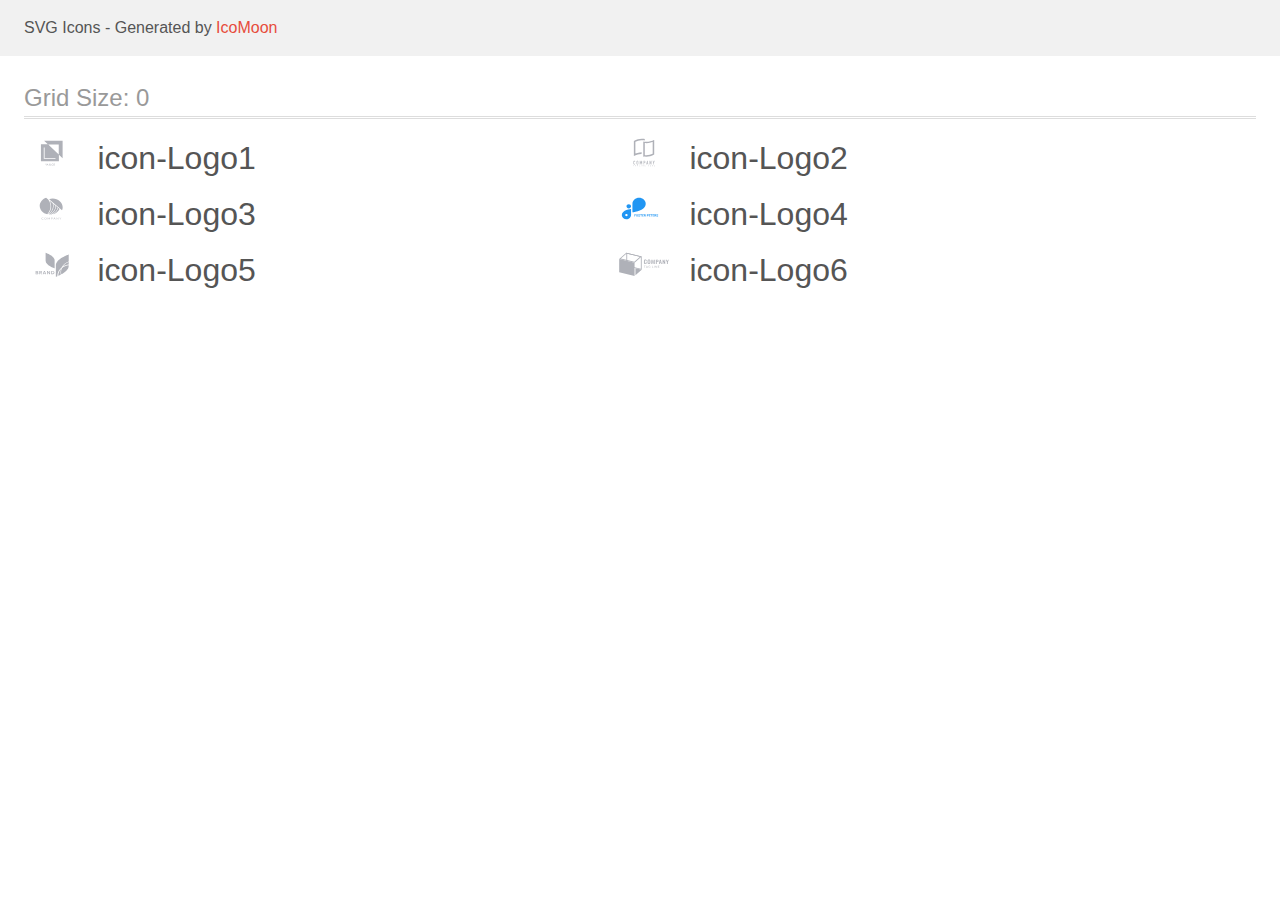
<file: images/icomoon 3/demo.html>
<!doctype html>
<html>
<head>
    <title>IcoMoon - SVG Icons</title>
    <meta charset="utf-8">
    <meta name="viewport" content="width=device-width, initial-scale=1">
    <link rel="stylesheet" href="demo-files/demo.css">
    <link rel="stylesheet" href="style.css">
</head>
<body>
<svg aria-hidden="true" style="position: absolute; width: 0; height: 0; overflow: hidden;" version="1.1" xmlns="http://www.w3.org/2000/svg" xmlns:xlink="http://www.w3.org/1999/xlink">
<defs>
<symbol id="icon-Logo1" viewBox="0 0 57 32">
<path fill="#afb1b8" style="fill: var(--color1, #afb1b8)" d="M20.267 3.733l3.738 3.538-6.938-0.004v17.167h18.133v-6.564l3.733 3.534v-17.671h-18.667zM35.036 17.455l-10.597-10.032h10.597v10.032zM31.746 21.923h-11.81v-11.545h0.835v10.763h10.975v0.781zM22.725 26.72l-0.436 0.899-0.436-0.899h-0.366l0.637 1.198v0.698h0.331v-0.698l0.635-1.198h-0.364zM23.274 28.616l0.154-0.442h0.734l0.155 0.442h0.344l-0.717-1.896h-0.296l-0.716 1.896h0.342zM23.794 27.123l0.275 0.786h-0.549l0.275-0.787zM25.531 27.863c-0.045 0.067-0.071 0.149-0.071 0.238 0 0.001 0 0.002 0 0.003v-0c0 0.16 0.056 0.29 0.168 0.389s0.263 0.149 0.45 0.149c0.188 0 0.349-0.051 0.485-0.153l0.107 0.126h0.367l-0.278-0.33c0.109-0.149 0.164-0.341 0.164-0.574h-0.275c0 0.128-0.027 0.244-0.079 0.348l-0.366-0.432 0.129-0.094c0.078-0.053 0.144-0.119 0.195-0.195l0.002-0.003c0.038-0.061 0.060-0.136 0.060-0.216 0-0.001 0-0.002 0-0.003v0c0-0.002 0-0.005 0-0.007 0-0.117-0.051-0.221-0.132-0.293l-0-0c-0.084-0.076-0.197-0.123-0.32-0.123-0.007 0-0.013 0-0.020 0l0.001-0c-0.153 0-0.274 0.044-0.364 0.13s-0.135 0.203-0.135 0.352c0 0.061 0.014 0.123 0.043 0.189 0.030 0.065 0.082 0.144 0.155 0.237-0.14 0.101-0.235 0.188-0.282 0.261zM26.387 28.283c-0.081 0.066-0.185 0.106-0.299 0.107h-0c-0.005 0-0.010 0-0.015 0-0.082 0-0.156-0.031-0.212-0.083l0 0c-0.052-0.052-0.085-0.123-0.085-0.203 0-0.004 0-0.007 0-0.011l-0 0.001c0-0.101 0.052-0.192 0.156-0.271l0.041-0.029 0.414 0.489zM26.047 27.443c-0.090-0.11-0.134-0.202-0.134-0.275 0-0.063 0.019-0.116 0.055-0.157 0.034-0.039 0.084-0.063 0.139-0.063 0.003 0 0.005 0 0.008 0h-0c0.002-0 0.004-0 0.007-0 0.052 0 0.1 0.020 0.135 0.054l-0-0c0.037 0.035 0.056 0.077 0.056 0.126 0 0.002 0 0.005 0 0.007 0 0.071-0.031 0.134-0.080 0.177l-0 0-0.041 0.032-0.145 0.099zM29.133 28.473c0.13-0.114 0.205-0.272 0.224-0.474h-0.328c-0.018 0.135-0.059 0.232-0.124 0.29s-0.163 0.087-0.292 0.087c-0.141 0-0.249-0.054-0.323-0.162s-0.11-0.264-0.11-0.469v-0.167c0.002-0.203 0.041-0.355 0.117-0.46 0.077-0.105 0.188-0.157 0.331-0.157 0.123 0 0.217 0.030 0.28 0.091s0.104 0.158 0.12 0.294h0.328c-0.021-0.207-0.095-0.368-0.222-0.482s-0.296-0.171-0.506-0.171c-0.155 0-0.292 0.037-0.411 0.111-0.119 0.076-0.213 0.183-0.27 0.31l-0.002 0.005c-0.060 0.133-0.096 0.288-0.096 0.451 0 0.008 0 0.016 0 0.023l-0-0.001v0.177c0.003 0.174 0.035 0.327 0.098 0.46s0.151 0.234 0.266 0.306c0.116 0.071 0.249 0.107 0.4 0.107 0.216 0 0.389-0.056 0.519-0.169zM31.069 28.207c0.064-0.141 0.097-0.304 0.097-0.49v-0.105c0-0.006 0-0.013 0-0.020 0-0.169-0.036-0.329-0.102-0.473l0.003 0.007c-0.060-0.134-0.156-0.243-0.274-0.318l-0.003-0.002c-0.119-0.075-0.256-0.112-0.411-0.112s-0.291 0.037-0.411 0.113c-0.119 0.075-0.211 0.182-0.277 0.324-0.062 0.137-0.098 0.297-0.098 0.466 0 0.008 0 0.016 0 0.025l-0-0.001v0.107c0.001 0.181 0.034 0.341 0.099 0.48 0.066 0.139 0.159 0.246 0.279 0.322 0.121 0.075 0.258 0.112 0.411 0.112 0.156 0 0.293-0.037 0.412-0.112 0.119-0.076 0.212-0.183 0.276-0.323zM30.716 27.135c0.080 0.112 0.119 0.274 0.119 0.484v0.099c0 0.213-0.039 0.376-0.118 0.487-0.078 0.111-0.19 0.167-0.336 0.167-0.004 0-0.009 0-0.014 0-0.134 0-0.253-0.067-0.324-0.17l-0.001-0.001c-0.081-0.114-0.121-0.275-0.121-0.483v-0.109c0.002-0.204 0.043-0.362 0.122-0.473 0.071-0.102 0.188-0.168 0.321-0.168 0.005 0 0.010 0 0.014 0l-0.001-0c0.146 0 0.259 0.056 0.338 0.168z"></path>
</symbol>
<symbol id="icon-Logo2" viewBox="0 0 57 32">
<path fill="#afb1b8" style="fill: var(--color1, #afb1b8)" d="M26.727 3.165h-0.073c-0.112-0.007-0.224-0.010-0.336-0.012h-0.243c-0.212 0-0.428 0.005-0.642 0.016-0.007-0.001-0.016-0.001-0.024-0.001s-0.017 0-0.025 0.001l0.001-0c-2.059 0.12-3.971 0.635-5.699 1.47l0.090-0.039-0.23 0.111v11.809l0.54-0.183c0.474-0.163 0.978-0.309 1.5-0.445 1.29-0.345 2.775-0.553 4.305-0.573l0.012-0v1.551c-0.193 0.001-0.38 0.006-0.568 0.016h-0.045c-1.212 0.068-2.348 0.25-3.442 0.537l0.12-0.027c-1.503 0.382-2.82 0.91-4.044 1.586l0.087-0.044v-15.145c1.195-0.711 2.578-1.29 4.042-1.665l0.11-0.024c1.173-0.315 2.52-0.499 3.909-0.505h0.231c0.273 0.007 0.539 0.019 0.788 0.038 0.658 0.046 1.31 0.15 1.949 0.311v1.527c-0.544-0.133-1.189-0.234-1.849-0.282l-0.039-0.002-0.039-0.003c-0.132-0.011-0.263-0.022-0.386-0.022zM29.415 4.726c0.339 0.026 0.69 0.038 1.044 0.038 1.464-0.006 2.881-0.198 4.231-0.554l-0.117 0.026c1.502-0.383 2.819-0.912 4.043-1.587l-0.087 0.044v14.875c-1.195 0.71-2.578 1.289-4.042 1.665l-0.11 0.024c-1.173 0.314-2.52 0.498-3.91 0.503h-0.004c-0.029 0-0.062 0-0.096 0-1.020 0-2.010-0.128-2.955-0.368l0.083 0.018v-14.972c0.229 0.053 0.466 0.102 0.706 0.142 0.394 0.067 0.81 0.115 1.214 0.145zM36.985 4.842l-0.54 0.181c-0.496 0.167-0.997 0.316-1.5 0.449-1.344 0.36-2.888 0.569-4.48 0.575h-0.004c-0.352 0-0.676-0.010-0.989-0.030l-0.43-0.028v12.148l0.37 0.032c0.342 0.030 0.696 0.045 1.052 0.045 1.257-0.006 2.473-0.172 3.631-0.48l-0.1 0.023c1.059-0.269 1.977-0.608 2.848-1.031l-0.088 0.039 0.23-0.111v-11.812z"></path>
<path fill="#afb1b8" style="fill: var(--color1, #afb1b8)" d="M19.060 24.113c-0.145-0.15-0.348-0.243-0.572-0.243-0.010 0-0.020 0-0.030 0.001l0.001-0c-0.004-0-0.008-0-0.012-0-0.121 0-0.236 0.024-0.34 0.067l0.006-0.002c-0.205 0.082-0.364 0.243-0.442 0.444l-0.002 0.005c-0.043 0.107-0.063 0.22-0.062 0.335v2.023c-0.005 0.142 0.022 0.284 0.079 0.415 0.048 0.104 0.117 0.196 0.203 0.271 0.081 0.068 0.175 0.117 0.277 0.144 0.099 0.027 0.201 0.042 0.302 0.042 0.113 0.001 0.224-0.023 0.326-0.070 0.304-0.135 0.512-0.434 0.512-0.781v-0.226h-0.53v0.18c0 0.004 0 0.008 0 0.012 0 0.060-0.011 0.118-0.032 0.171l0.001-0.003c-0.018 0.045-0.044 0.083-0.077 0.114l-0 0c-0.061 0.047-0.137 0.076-0.221 0.077h-0c-0.009 0.001-0.020 0.002-0.031 0.002-0.089 0-0.168-0.043-0.216-0.11l-0.001-0.001c-0.044-0.071-0.071-0.158-0.071-0.251 0-0.007 0-0.014 0-0.021l-0 0.001v-1.887c-0.003-0.105 0.019-0.208 0.065-0.302 0.049-0.075 0.132-0.124 0.227-0.124 0.011 0 0.022 0.001 0.033 0.002l-0.001-0c0.003-0 0.006-0 0.010-0 0.092 0 0.174 0.045 0.226 0.114l0.001 0.001c0.055 0.071 0.088 0.162 0.088 0.26 0 0.004-0 0.008-0 0.012v-0.001 0.175h0.524v-0.206c0-0.003 0-0.006 0-0.009 0-0.124-0.024-0.243-0.067-0.352l0.002 0.006c-0.041-0.111-0.102-0.205-0.177-0.285l0 0zM22.202 24.091c-0.161-0.137-0.371-0.221-0.601-0.223h-0c-0.108 0-0.215 0.020-0.316 0.057-0.218 0.078-0.391 0.239-0.483 0.443l-0.002 0.005c-0.053 0.123-0.080 0.257-0.077 0.392v1.94c-0.004 0.137 0.023 0.272 0.077 0.397 0.048 0.105 0.117 0.197 0.205 0.271 0.081 0.075 0.176 0.133 0.279 0.171 0.101 0.037 0.208 0.057 0.316 0.057 0.231-0.001 0.442-0.087 0.603-0.229l-0.001 0.001c0.084-0.076 0.152-0.168 0.199-0.271 0.054-0.125 0.081-0.261 0.077-0.397v-1.941c0-0.005 0-0.011 0-0.017 0-0.135-0.029-0.264-0.080-0.381l0.002 0.006c-0.049-0.111-0.117-0.205-0.199-0.283l-0-0zM21.955 26.706c0.001 0.009 0.001 0.019 0.001 0.030 0 0.099-0.041 0.188-0.106 0.251l-0 0c-0.067 0.056-0.154 0.091-0.249 0.091s-0.182-0.034-0.25-0.091l0.001 0c-0.066-0.063-0.106-0.152-0.106-0.25 0-0.011 0-0.022 0.002-0.032l-0 0.001v-1.941c-0.001-0.009-0.001-0.019-0.001-0.030 0-0.098 0.041-0.187 0.106-0.25l0-0c0.067-0.056 0.154-0.091 0.249-0.091s0.182 0.034 0.25 0.091l-0.001-0c0.066 0.063 0.106 0.152 0.106 0.25 0 0.011-0 0.021-0.001 0.032l0-0.001v1.941zM26.329 27.573v-3.675h-0.508l-0.668 1.945h-0.009l-0.674-1.945h-0.503v3.674h0.525v-2.235h0.010l0.514 1.58h0.262l0.518-1.58h0.010v2.235h0.525zM29.311 24.157c-0.081-0.091-0.183-0.16-0.297-0.201-0.108-0.036-0.232-0.057-0.361-0.057-0.007 0-0.014 0-0.021 0h-0.779v3.675h0.524v-1.435h0.269c0.164 0.007 0.326-0.027 0.473-0.1 0.12-0.068 0.217-0.163 0.286-0.278l0.002-0.003c0.060-0.098 0.101-0.206 0.12-0.32 0.018-0.116 0.028-0.249 0.028-0.385 0-0.012-0-0.023-0-0.035l0 0.002c0.005-0.176-0.012-0.353-0.051-0.525-0.037-0.132-0.104-0.246-0.193-0.338l0 0zM29.041 25.277c-0.002 0.070-0.020 0.136-0.050 0.194l0.001-0.003c-0.030 0.056-0.077 0.101-0.133 0.128l-0.002 0.001c-0.065 0.030-0.14 0.047-0.22 0.047-0.010 0-0.019-0-0.028-0.001l0.001 0h-0.239v-1.249h0.27c0.008-0 0.016-0.001 0.025-0.001 0.077 0 0.149 0.017 0.214 0.048l-0.003-0.001c0.054 0.031 0.096 0.078 0.122 0.134l0.001 0.002c0.029 0.065 0.044 0.134 0.046 0.205v0.244c0 0.085 0.005 0.174 0 0.252h-0.005zM31.791 23.899h-0.429l-0.81 3.675h0.524l0.154-0.789h0.714l0.154 0.789h0.523l-0.829-3.675zM31.308 26.283l0.258-1.332h0.010l0.256 1.332h-0.523zM35.173 26.112h-0.010l-0.79-2.213h-0.503v3.675h0.523v-2.21h0.011l0.8 2.209h0.493v-3.674h-0.523v2.213zM38.372 23.899l-0.421 1.461h-0.011l-0.421-1.461h-0.554l0.719 2.122v1.553h0.524v-1.553l0.719-2.121h-0.555zM17.6 28.611h0.252v0.708h0.171v-0.708h0.251v-0.145h-0.674v0.146zM19.721 28.465l-0.331 0.853h0.182l0.070-0.194h0.34l0.073 0.194h0.187l-0.339-0.853h-0.182zM19.694 28.981l0.116-0.316 0.116 0.316h-0.232zM21.818 29.004h0.197v0.11c-0.055 0.044-0.126 0.072-0.203 0.072h-0c-0.004 0-0.008 0-0.012 0-0.068 0-0.129-0.032-0.169-0.081l-0-0c-0.040-0.057-0.063-0.127-0.063-0.203 0-0.007 0-0.013 0.001-0.020l-0 0.001c0-0.19 0.082-0.285 0.245-0.285 0.006-0.001 0.012-0.001 0.018-0.001 0.084 0 0.155 0.058 0.174 0.136l0 0.001 0.169-0.033c-0.036-0.166-0.156-0.251-0.362-0.251-0.003-0-0.007-0-0.011-0-0.11 0-0.211 0.042-0.287 0.11l0-0c-0.076 0.075-0.124 0.18-0.124 0.296 0 0.011 0 0.022 0.001 0.033l-0-0.001c-0 0.006-0 0.013-0 0.020 0 0.115 0.041 0.22 0.11 0.301l-0.001-0.001c0.075 0.078 0.181 0.126 0.297 0.126 0.009 0 0.018-0 0.027-0.001l-0.001 0c0.004 0 0.009 0 0.014 0 0.134 0 0.257-0.052 0.348-0.137l-0 0v-0.336h-0.37v0.144zM23.959 28.465h-0.173v0.853h0.597v-0.145h-0.425v-0.708zM25.77 28.465h-0.173v0.853h0.173v-0.853zM27.539 29.035l-0.349-0.57h-0.167v0.853h0.16v-0.557l0.343 0.557h0.172v-0.853h-0.158v0.57zM29.14 28.942h0.425v-0.145h-0.425v-0.187h0.457v-0.146h-0.63v0.853h0.647v-0.145h-0.475v-0.231zM33.020 28.802h-0.336v-0.336h-0.171v0.853h0.171v-0.373h0.336v0.373h0.172v-0.853h-0.172v0.337zM34.629 28.942h0.427v-0.145h-0.427v-0.187h0.459v-0.146h-0.629v0.853h0.646v-0.145h-0.475v-0.231zM36.812 28.943c0.149-0.023 0.224-0.102 0.224-0.237 0.001-0.007 0.001-0.015 0.001-0.024 0-0.068-0.033-0.128-0.085-0.166l-0.001-0c-0.063-0.032-0.137-0.051-0.216-0.051-0.012 0-0.023 0-0.035 0.001l0.002-0h-0.362v0.853h0.172v-0.357h0.034c0.004-0 0.009-0 0.014-0 0.034 0 0.066 0.007 0.094 0.020l-0.001-0.001c0.025 0.015 0.046 0.037 0.061 0.062l0.186 0.271h0.205l-0.104-0.166c-0.047-0.083-0.111-0.152-0.187-0.203l-0.002-0.001zM36.639 28.825h-0.126v-0.214h0.135c0.011-0.001 0.023-0.001 0.036-0.001 0.049 0 0.097 0.008 0.141 0.023l-0.003-0.001c0.023 0.021 0.037 0.050 0.037 0.083 0 0.037-0.018 0.069-0.045 0.090l-0 0c-0.043 0.014-0.092 0.021-0.142 0.021-0.011 0-0.022-0-0.033-0.001l0.002 0zM38.459 28.942h0.425v-0.145h-0.425v-0.187h0.459v-0.146h-0.631v0.853h0.647v-0.145h-0.475v-0.231z"></path>
</symbol>
<symbol id="icon-Logo3" viewBox="0 0 57 32">
<path fill="#afb1b8" style="fill: var(--color1, #afb1b8)" d="M19.417 26.187c0.009 0 0.017 0.002 0.025 0.005s0.015 0.007 0.021 0.013l-0-0 0.116 0.111c-0.091 0.090-0.202 0.162-0.327 0.211-0.129 0.048-0.278 0.076-0.434 0.076-0.011 0-0.021-0-0.032-0l0.002 0c-0.149 0.003-0.298-0.021-0.436-0.071-0.128-0.046-0.237-0.114-0.33-0.2l0.001 0.001c-0.090-0.085-0.161-0.188-0.21-0.302l-0.002-0.006c-0.047-0.114-0.075-0.246-0.075-0.385 0-0.004 0-0.008 0-0.012v0.001c-0-0.006-0-0.013-0-0.020 0-0.272 0.118-0.516 0.305-0.684l0.001-0.001c0.099-0.087 0.218-0.155 0.349-0.201 0.143-0.048 0.296-0.072 0.45-0.070 0.008-0 0.018-0 0.028-0 0.139 0 0.273 0.024 0.398 0.067l-0.009-0.003c0.115 0.044 0.221 0.104 0.313 0.179l-0.098 0.118c-0.007 0.008-0.015 0.015-0.024 0.021l-0 0c-0.010 0.006-0.021 0.009-0.034 0.009-0.002 0-0.004-0-0.006-0l0 0c-0.016-0.001-0.030-0.005-0.043-0.012l0 0-0.052-0.032-0.073-0.041c-0.066-0.032-0.144-0.057-0.225-0.070l-0.005-0.001c-0.048-0.008-0.104-0.013-0.161-0.013-0.004 0-0.009 0-0.013 0h0.001c-0.003-0-0.007-0-0.011-0-0.112 0-0.219 0.020-0.319 0.055l0.007-0.002c-0.098 0.034-0.182 0.085-0.254 0.15l0.001-0.001c-0.073 0.068-0.128 0.149-0.164 0.237-0.038 0.089-0.059 0.193-0.059 0.302 0 0.004 0 0.008 0 0.011v-0.001c-0 0.004-0 0.008-0 0.013 0 0.11 0.022 0.215 0.061 0.311l-0.002-0.005c0.036 0.087 0.091 0.167 0.162 0.236 0.067 0.064 0.149 0.115 0.242 0.147 0.095 0.034 0.196 0.051 0.299 0.051 0.059 0.001 0.119-0.003 0.178-0.010 0.148-0.015 0.28-0.074 0.385-0.164l-0.001 0.001c0.015-0.012 0.034-0.020 0.055-0.020h0zM22.775 25.629c0 0.003 0 0.008 0 0.012 0 0.138-0.029 0.269-0.081 0.387l0.002-0.006c-0.052 0.12-0.126 0.222-0.218 0.304l-0.001 0.001c-0.097 0.086-0.211 0.154-0.337 0.198l-0.007 0.002c-0.132 0.045-0.284 0.071-0.442 0.071s-0.31-0.026-0.452-0.074l0.010 0.003c-0.132-0.047-0.245-0.115-0.342-0.202l0.001 0.001c-0.093-0.084-0.168-0.187-0.219-0.303l-0.002-0.006c-0.050-0.116-0.078-0.251-0.078-0.393s0.029-0.277 0.081-0.4l-0.003 0.007c0.050-0.115 0.125-0.22 0.221-0.309 0.097-0.085 0.213-0.15 0.341-0.194 0.132-0.046 0.284-0.072 0.442-0.072s0.31 0.026 0.452 0.075l-0.010-0.003c0.129 0.045 0.246 0.114 0.343 0.201 0.096 0.088 0.171 0.192 0.22 0.305 0.054 0.127 0.081 0.261 0.078 0.396zM22.47 25.629c0-0.005 0-0.011 0-0.017 0-0.108-0.020-0.211-0.058-0.305l0.002 0.006c-0.071-0.182-0.216-0.322-0.396-0.384l-0.005-0.001c-0.096-0.033-0.206-0.052-0.321-0.052s-0.225 0.019-0.329 0.054l0.007-0.002c-0.096 0.034-0.178 0.085-0.246 0.15l0-0c-0.068 0.064-0.122 0.143-0.156 0.232l-0.001 0.004c-0.035 0.094-0.055 0.202-0.055 0.316s0.020 0.222 0.058 0.322l-0.002-0.006c0.071 0.182 0.217 0.322 0.399 0.383l0.005 0.001c0.207 0.068 0.435 0.068 0.643 0 0.093-0.033 0.177-0.083 0.245-0.148 0.070-0.069 0.123-0.149 0.156-0.236 0.039-0.101 0.058-0.209 0.055-0.316zM25.067 25.96l0.031 0.070c0.011-0.025 0.021-0.048 0.033-0.070 0.013-0.027 0.026-0.050 0.039-0.072l-0.002 0.003 0.743-1.174c0.015-0.020 0.028-0.033 0.043-0.037s0.033-0.007 0.051-0.007c0.003 0 0.007 0 0.010 0l-0-0h0.22v1.909h-0.26v-1.463c-0.001-0.010-0.001-0.021-0.001-0.033s0-0.023 0.001-0.035l-0 0.002-0.748 1.19c-0.010 0.018-0.025 0.033-0.043 0.043l-0.001 0c-0.018 0.010-0.040 0.016-0.063 0.016-0 0-0.001 0-0.001 0h-0.042c-0 0-0.001 0-0.002 0-0.023 0-0.044-0.006-0.063-0.016l0.001 0c-0.018-0.010-0.033-0.025-0.043-0.043l-0-0.001-0.77-1.198v1.532h-0.251v-1.905h0.219c0.003-0 0.007-0 0.010-0 0.018 0 0.036 0.002 0.052 0.007l-0.001-0c0.018 0.008 0.032 0.021 0.041 0.037l0.759 1.175c0.014 0.020 0.026 0.042 0.037 0.066l0.001 0.003zM27.863 25.865v0.715h-0.29v-1.906h0.649c0.123-0.002 0.244 0.012 0.362 0.042 0.094 0.023 0.181 0.064 0.256 0.119 0.062 0.049 0.111 0.112 0.144 0.184l0.001 0.003c0.035 0.078 0.051 0.161 0.050 0.244 0 0.003 0 0.008 0 0.012 0 0.172-0.082 0.325-0.209 0.422l-0.001 0.001c-0.075 0.057-0.163 0.1-0.258 0.126-0.098 0.028-0.211 0.044-0.327 0.044-0.008 0-0.016-0-0.024-0l-0.351-0.005zM27.863 25.66h0.352c0.076 0.001 0.153-0.009 0.226-0.029 0.062-0.018 0.116-0.046 0.164-0.083l-0.001 0.001c0.082-0.068 0.133-0.169 0.133-0.282 0-0.002 0-0.003-0-0.005v0c0-0.006 0.001-0.013 0.001-0.021 0-0.049-0.011-0.095-0.030-0.137l0.001 0.002c-0.024-0.052-0.059-0.095-0.101-0.13l-0.001-0.001c-0.097-0.065-0.217-0.104-0.345-0.104-0.016 0-0.032 0.001-0.048 0.002l0.002-0h-0.352v0.786zM31.772 26.582h-0.229c-0.001 0-0.003 0-0.004 0-0.022 0-0.043-0.007-0.060-0.018l0 0c-0.016-0.011-0.029-0.026-0.038-0.044l-0-0.001-0.197-0.461h-0.994l-0.205 0.461c-0.018 0.037-0.055 0.062-0.099 0.062-0.001 0-0.002 0-0.003-0h-0.23l0.873-1.909h0.302l0.884 1.909zM30.332 25.874h0.82l-0.346-0.777c-0.027-0.059-0.048-0.118-0.066-0.179l-0.034 0.1c-0.010 0.030-0.021 0.059-0.032 0.081l-0.343 0.775zM33.029 24.683c0.017 0.008 0.032 0.020 0.043 0.034l1.273 1.439v-1.482h0.26v1.909h-0.145c-0.001 0-0.002 0-0.003 0-0.020 0-0.040-0.004-0.057-0.012l0.001 0c-0.018-0.009-0.034-0.021-0.047-0.035l-0-0-1.27-1.438c0.001 0.010 0.001 0.021 0.001 0.033s-0 0.023-0.001 0.034l0-0.002v1.419h-0.26v-1.909h0.154c0.018 0 0.036 0.003 0.052 0.009zM36.748 25.823v0.758h-0.291v-0.757l-0.804-1.15h0.26c0.002-0 0.004-0 0.006-0 0.021 0 0.040 0.006 0.056 0.016l-0-0c0.016 0.013 0.029 0.027 0.039 0.043l0.503 0.742c0.020 0.032 0.038 0.061 0.052 0.089s0.027 0.054 0.037 0.081l0.037-0.082c0.014-0.030 0.031-0.059 0.050-0.087l0.496-0.747c0.011-0.015 0.023-0.029 0.037-0.040l0-0c0.016-0.012 0.036-0.019 0.057-0.019 0.002 0 0.004 0 0.006 0h0.263l-0.805 1.155zM24.923 21.47c0.126 0.014 0.254 0.025 0.384 0.035 1.962-0.763 3.622-2.011 4.772-3.588s1.739-3.415 1.694-5.282l-2.162-1.878c0.439 1.988 0.234 4.043-0.594 5.935s-2.245 3.547-4.094 4.779z"></path>
<path fill="#afb1b8" style="fill: var(--color1, #afb1b8)" d="M24.151 21.382l0.058 0.011c1.975-1.228 3.481-2.942 4.323-4.922s0.981-4.133 0.4-6.181l-3.080-2.676c1.245 2.199 1.747 4.661 1.445 7.099-0.301 2.437-1.392 4.75-3.147 6.669zM34.596 14.841c-0.523 2.052-1.794 3.902-3.623 5.276-0.5 0.38-1.064 0.737-1.658 1.043l-0.065 0.030c1.49-0.38 2.859-1.053 4.003-1.966s2.030-2.042 2.592-3.3l-1.249-1.084z"></path>
<path fill="#afb1b8" style="fill: var(--color1, #afb1b8)" d="M34.106 14.539l-1.778-1.545c-0.034 1.762-0.611 3.483-1.669 4.986s-2.562 2.732-4.352 3.559h0.009c0.399 0 0.797-0.021 1.194-0.062 1.673-0.594 3.151-1.538 4.302-2.748s1.94-2.65 2.295-4.189zM24.409 6.485l-2.122-1.845c-1.897 0.637-3.527 1.756-4.68 3.212s-1.772 3.179-1.778 4.946c0.007 1.952 0.763 3.846 2.149 5.383 1.385 1.536 3.321 2.628 5.501 3.101 1.946-2.060 3.085-4.605 3.252-7.266s-0.647-5.299-2.323-7.531zM39.008 14.254c-0.007-2.316-1.070-4.535-2.955-6.173s-4.439-2.561-7.105-2.567c-0.006 0-0.014-0-0.021-0-1.281 0-2.512 0.213-3.66 0.606l0.079-0.024 12.989 11.286c0.423-0.919 0.671-1.995 0.672-3.128v-0z"></path>
</symbol>
<symbol id="icon-Logo4" viewBox="0 0 57 32">
<path fill="#2196f3" style="fill: var(--color2, #2196f3)" d="M12.878 11.255h-0.002c-1.279 0-2.316 0.921-2.316 2.058v0.002c0 1.137 1.037 2.058 2.316 2.058h0.002c1.279 0 2.316-0.922 2.316-2.058v-0.001c0-1.137-1.037-2.059-2.316-2.059zM29.971 10.597c-0.004-1.579-0.711-3.092-1.967-4.209s-2.958-1.745-4.734-1.749c-1.777 0.003-3.481 0.631-4.737 1.748s-1.964 2.63-1.968 4.209v8.706s13.405-1.327 13.406-8.704v-0.002zM5.867 22.16c0.003 1.099 0.496 2.151 1.37 2.928s2.058 1.214 3.294 1.218c1.236-0.003 2.42-0.441 3.294-1.218s1.366-1.829 1.37-2.927v-6.058s-9.327 0.924-9.327 6.057zM10.53 23.245c-0.242 0-0.477-0.063-0.678-0.183-0.195-0.115-0.35-0.281-0.447-0.48l-0.003-0.007c-0.059-0.121-0.093-0.264-0.093-0.415 0-0.075 0.009-0.148 0.025-0.219l-0.001 0.007c0.047-0.211 0.163-0.404 0.334-0.556s0.388-0.255 0.625-0.297c0.072-0.013 0.154-0.021 0.239-0.021 0.168 0 0.328 0.030 0.476 0.085l-0.009-0.003c0.223 0.082 0.414 0.221 0.548 0.4s0.206 0.388 0.206 0.603c0.001 0.143-0.030 0.285-0.092 0.417-0.066 0.139-0.155 0.256-0.263 0.352l-0.001 0.001c-0.113 0.101-0.248 0.181-0.397 0.236-0.139 0.053-0.3 0.083-0.467 0.083-0 0-0.001 0-0.001 0h0v-0.004zM19.956 22.647h-0.9v0.93h-0.469v-2.276h1.482v0.38h-1.013v0.588h0.9v0.378zM22.209 22.491c0 0.224-0.039 0.42-0.118 0.589s-0.193 0.299-0.341 0.391c-0.139 0.086-0.308 0.138-0.489 0.138-0.006 0-0.012-0-0.018-0h0.001c-0.189 0-0.357-0.045-0.505-0.136-0.149-0.094-0.267-0.226-0.341-0.382l-0.002-0.006c-0.078-0.165-0.123-0.358-0.123-0.561 0-0.007 0-0.014 0-0.021v0.001-0.112c0-0.224 0.040-0.421 0.12-0.591 0.081-0.171 0.195-0.302 0.342-0.392 0.148-0.092 0.316-0.138 0.506-0.138s0.357 0.046 0.505 0.138c0.148 0.091 0.262 0.221 0.342 0.392 0.081 0.17 0.122 0.366 0.122 0.589v0.101zM21.734 22.388c0-0.238-0.043-0.42-0.128-0.544-0.076-0.113-0.203-0.186-0.348-0.186-0.006 0-0.013 0-0.019 0l0.001-0c-0.005-0-0.012-0-0.018-0-0.144 0-0.271 0.073-0.346 0.183l-0.001 0.001c-0.085 0.122-0.129 0.301-0.13 0.538v0.111c0 0.232 0.043 0.412 0.128 0.54s0.208 0.192 0.369 0.192c0.006 0 0.012 0 0.018 0 0.143 0 0.269-0.073 0.343-0.183l0.001-0.001c0.084-0.124 0.127-0.304 0.128-0.541v-0.111zM23.729 22.98c0-0.004 0-0.009 0-0.013 0-0.077-0.037-0.145-0.093-0.189l-0.001-0c-0.062-0.048-0.175-0.098-0.338-0.15-0.15-0.047-0.278-0.1-0.399-0.163l0.014 0.006c-0.259-0.14-0.388-0.328-0.388-0.564 0-0.123 0.034-0.233 0.103-0.328 0.070-0.097 0.17-0.172 0.299-0.227 0.13-0.054 0.276-0.081 0.437-0.081 0.163 0 0.307 0.029 0.435 0.089 0.127 0.059 0.226 0.141 0.295 0.249 0.071 0.107 0.107 0.229 0.107 0.365h-0.469c0-0.104-0.032-0.185-0.098-0.242-0.066-0.059-0.158-0.087-0.276-0.087-0.115 0-0.204 0.025-0.267 0.074-0.058 0.042-0.096 0.109-0.096 0.185 0 0.002 0 0.004 0 0.006v-0c0 0.074 0.037 0.136 0.111 0.186 0.075 0.050 0.185 0.097 0.33 0.14 0.267 0.080 0.461 0.18 0.583 0.299s0.183 0.267 0.183 0.444c0 0.197-0.075 0.352-0.224 0.464s-0.349 0.167-0.601 0.167c-0.175 0-0.334-0.032-0.478-0.096-0.135-0.057-0.247-0.148-0.328-0.261l-0.002-0.002c-0.070-0.105-0.112-0.234-0.112-0.373 0-0.005 0-0.010 0-0.015v0.001h0.47c0 0.251 0.15 0.377 0.45 0.377 0.111 0 0.198-0.022 0.261-0.067 0.057-0.041 0.093-0.107 0.093-0.182 0-0.003-0-0.006-0-0.009v0zM26.231 21.682h-0.697v1.895h-0.469v-1.895h-0.686v-0.38h1.853v0.38zM27.868 22.591h-0.9v0.61h1.056v0.377h-1.525v-2.276h1.522v0.38h-1.053v0.542h0.9v0.367zM29.142 22.744h-0.373v0.833h-0.469v-2.276h0.845c0.269 0 0.476 0.060 0.622 0.18s0.219 0.289 0.219 0.508c0 0.155-0.034 0.285-0.101 0.389-0.075 0.109-0.179 0.194-0.3 0.245l-0.005 0.002 0.492 0.93v0.021h-0.503l-0.427-0.832zM28.769 22.364h0.379c0.117 0 0.208-0.029 0.273-0.089 0.060-0.059 0.097-0.141 0.097-0.231 0-0.006-0-0.012-0-0.018l0 0.001c0-0.108-0.030-0.192-0.092-0.253s-0.154-0.092-0.28-0.092h-0.377v0.683zM31.609 22.775v0.802h-0.469v-2.276h0.887c0.171 0 0.321 0.031 0.45 0.094 0.13 0.062 0.23 0.151 0.3 0.267 0.069 0.115 0.105 0.245 0.105 0.392 0 0.223-0.077 0.399-0.229 0.528-0.153 0.128-0.363 0.193-0.633 0.193h-0.411zM31.609 22.396h0.419c0.124 0 0.219-0.029 0.283-0.087 0.066-0.059 0.099-0.142 0.099-0.25 0-0.005 0-0.011 0-0.017 0-0.098-0.037-0.187-0.099-0.254l0 0c-0.066-0.068-0.156-0.104-0.272-0.106h-0.43v0.715zM34.574 22.591h-0.9v0.61h1.056v0.377h-1.525v-2.276h1.522v0.38h-1.053v0.542h0.9v0.367zM36.75 21.682h-0.697v1.895h-0.469v-1.895h-0.687v-0.38h1.853v0.38zM38.387 22.591h-0.899v0.61h1.056v0.377h-1.525v-2.276h1.522v0.38h-1.053v0.542h0.9v0.367zM39.661 22.744h-0.373v0.833h-0.469v-2.276h0.846c0.269 0 0.476 0.060 0.622 0.18s0.219 0.289 0.219 0.508c0 0.155-0.034 0.285-0.101 0.389-0.075 0.109-0.179 0.194-0.301 0.245l-0.005 0.002 0.492 0.93v0.021h-0.503l-0.427-0.832zM39.287 22.364h0.378c0.117 0 0.209-0.029 0.273-0.089 0.060-0.059 0.097-0.141 0.097-0.232 0-0.006-0-0.012-0-0.018l0 0.001c0-0.108-0.030-0.192-0.092-0.253-0.060-0.061-0.154-0.092-0.279-0.092h-0.377v0.683zM42.042 22.98c0-0.004 0-0.009 0-0.013 0-0.077-0.037-0.146-0.094-0.189l-0.001-0c-0.062-0.048-0.175-0.098-0.338-0.15-0.15-0.047-0.278-0.1-0.399-0.163l0.014 0.006c-0.259-0.14-0.388-0.328-0.388-0.564 0-0.123 0.035-0.233 0.103-0.328 0.070-0.097 0.17-0.172 0.299-0.227 0.13-0.054 0.276-0.081 0.437-0.081 0.163 0 0.307 0.029 0.435 0.089 0.127 0.059 0.226 0.141 0.295 0.249 0.071 0.107 0.107 0.229 0.107 0.365h-0.469c0-0.104-0.032-0.185-0.098-0.242-0.066-0.059-0.158-0.087-0.276-0.087-0.115 0-0.204 0.025-0.267 0.074-0.058 0.042-0.096 0.109-0.096 0.186 0 0.002 0 0.003 0 0.005v-0c0 0.074 0.037 0.136 0.111 0.186s0.185 0.097 0.33 0.14c0.267 0.080 0.461 0.18 0.583 0.299s0.183 0.267 0.183 0.444c0 0.197-0.075 0.352-0.224 0.464s-0.349 0.167-0.601 0.167c-0.175 0-0.334-0.032-0.478-0.096-0.135-0.057-0.247-0.148-0.328-0.261l-0.002-0.002c-0.070-0.105-0.112-0.234-0.112-0.373 0-0.005 0-0.010 0-0.015v0.001h0.47c0 0.251 0.15 0.377 0.45 0.377 0.111 0 0.198-0.022 0.261-0.067 0.057-0.041 0.094-0.107 0.094-0.182 0-0.003-0-0.006-0-0.009v0z"></path>
</symbol>
<symbol id="icon-Logo5" viewBox="0 0 57 32">
<path fill="#afb1b8" style="fill: var(--color1, #afb1b8)" d="M14.27 23.859c0.13 0.147 0.199 0.332 0.196 0.521 0.001 0.012 0.001 0.026 0.001 0.039 0 0.117-0.026 0.227-0.073 0.326l0.002-0.005c-0.056 0.119-0.135 0.218-0.232 0.296l-0.002 0.001c-0.221 0.152-0.494 0.243-0.789 0.243-0.032 0-0.064-0.001-0.096-0.003l0.004 0h-1.549v-3.301h1.517c0.027-0.002 0.058-0.003 0.090-0.003 0.279 0 0.539 0.083 0.756 0.225l-0.005-0.003c0.098 0.076 0.176 0.171 0.227 0.277 0.051 0.108 0.074 0.224 0.068 0.341 0.009 0.181-0.053 0.361-0.176 0.505-0.118 0.131-0.281 0.222-0.462 0.258 0.205 0.034 0.391 0.134 0.523 0.283zM12.454 23.361h0.649c0.147 0.010 0.293-0.029 0.412-0.11 0.047-0.039 0.085-0.088 0.109-0.144l0.001-0.003c0.019-0.043 0.030-0.092 0.030-0.145 0-0.011-0.001-0.022-0.001-0.033l0 0.001c0.001-0.008 0.001-0.018 0.001-0.028 0-0.053-0.011-0.104-0.031-0.15l0.001 0.002c-0.025-0.058-0.062-0.108-0.108-0.147l-0.001-0c-0.105-0.071-0.234-0.113-0.373-0.113-0.018 0-0.036 0.001-0.054 0.002l0.002-0h-0.638v0.867zM13.578 24.627c0.051-0.040 0.091-0.091 0.118-0.149l0.001-0.003c0.022-0.046 0.034-0.101 0.034-0.158 0-0.009-0-0.018-0.001-0.027l0 0.001c0-0.007 0.001-0.016 0.001-0.024 0-0.059-0.013-0.115-0.037-0.165l0.001 0.002c-0.029-0.061-0.070-0.112-0.121-0.151l-0.001-0.001c-0.112-0.076-0.249-0.121-0.397-0.121-0.015 0-0.030 0-0.045 0.001l0.002-0h-0.68v0.908h0.689c0.155 0.008 0.308-0.032 0.435-0.115zM17.371 25.278l-0.843-1.291h-0.317v1.291h-0.726v-3.302h1.374c0.029-0.002 0.064-0.003 0.098-0.003 0.323 0 0.622 0.107 0.862 0.287l-0.004-0.003c0.192 0.179 0.308 0.415 0.327 0.666 0.002 0.021 0.002 0.045 0.002 0.069 0 0.241-0.086 0.461-0.228 0.633l0.001-0.002c-0.171 0.175-0.396 0.296-0.649 0.335l-0.006 0.001 0.899 1.319h-0.789zM16.21 23.538h0.594c0.412 0 0.619-0.166 0.619-0.5 0-0.008 0.001-0.017 0.001-0.027 0-0.063-0.013-0.122-0.035-0.176l0.001 0.003c-0.028-0.067-0.068-0.124-0.118-0.171l-0-0c-0.113-0.085-0.255-0.136-0.41-0.136-0.020 0-0.040 0.001-0.060 0.003l0.003-0h-0.601l0.007 1.005zM21.339 24.613h-1.446l-0.255 0.665h-0.761l1.328-3.265h0.823l1.323 3.265h-0.761l-0.25-0.665zM21.145 24.114l-0.529-1.394-0.529 1.394h1.057zM26.305 25.278h-0.72l-1.616-2.245v2.245h-0.719v-3.302h0.719l1.616 2.259v-2.259h0.72v3.302zM30.418 24.488c-0.149 0.249-0.376 0.452-0.652 0.582-0.28 0.132-0.608 0.209-0.955 0.209-0.021 0-0.041-0-0.062-0.001l0.003 0h-1.282v-3.302h1.283c0.018-0 0.039-0.001 0.060-0.001 0.345 0 0.673 0.075 0.968 0.209l-0.015-0.006c0.276 0.128 0.503 0.329 0.652 0.576 0.148 0.269 0.226 0.565 0.226 0.867s-0.077 0.597-0.226 0.866zM29.593 24.409c0.196-0.205 0.317-0.482 0.318-0.788v-0c0-0.289-0.113-0.569-0.318-0.788-0.223-0.177-0.509-0.284-0.82-0.284-0.029 0-0.058 0.001-0.086 0.003l0.004-0h-0.5v2.138h0.5c0.025 0.002 0.054 0.003 0.083 0.003 0.311 0 0.596-0.107 0.822-0.285l-0.003 0.002zM21.79 3.609s9.3 3.215 9.103 7.867v7.869s-9.294-3.216-9.1-7.869l-0.003-7.867zM39.179 17.503c1.757-1.107 3.788-1.792 5.909-1.994v-2.464c-2.444 0.863-4.517 2.427-5.909 4.458z"></path>
<path fill="#afb1b8" style="fill: var(--color1, #afb1b8)" d="M38.124 18.245c1.437-2.651 3.93-4.696 6.964-5.716v-7.098s-13.245 4.58-12.965 11.205v11.203s0.59-0.205 1.519-0.589c0-0.358 0-0.719 0.043-1.083 0.274-3.075 1.87-5.925 4.439-7.924z"></path>
<path fill="#afb1b8" style="fill: var(--color1, #afb1b8)" d="M36.864 22.407c0.069-0.777 0.225-1.546 0.463-2.294-1.599 1.725-2.568 3.867-2.769 6.122-0.020 0.213-0.030 0.426-0.036 0.645 1.105-0.483 1.942-0.895 2.761-1.334l-0.214 0.105c-0.235-1.067-0.304-2.159-0.206-3.244zM37.391 22.447c-0.026 0.273-0.041 0.589-0.041 0.909 0 0.718 0.074 1.419 0.216 2.094l-0.012-0.066c3.619-1.983 7.685-5.046 7.528-8.748v-0.323c-2.586 0.265-5.004 1.3-6.885 2.946-0.415 0.932-0.702 2.014-0.804 3.148l-0.003 0.040z"></path>
</symbol>
<symbol id="icon-Logo6" viewBox="0 0 57 32">
<path fill="#afb1b8" style="fill: var(--color1, #afb1b8)" d="M28.493 14.618c-0.203-0.262-0.326-0.596-0.326-0.958 0-0.036 0.001-0.071 0.004-0.107l-0 0.005v-1.538c0-0.471 0.107-0.829 0.321-1.075 0.213-0.245 0.581-0.367 1.101-0.366 0.489 0 0.837 0.105 1.042 0.313 0.224 0.266 0.333 0.591 0.308 0.919v0.362h-0.875v-0.366c0.003-0.119-0.005-0.239-0.026-0.358-0.015-0.087-0.060-0.161-0.125-0.212l-0.001-0.001c-0.079-0.053-0.175-0.084-0.279-0.084-0.013 0-0.026 0.001-0.039 0.001l0.002-0c-0.011-0.001-0.025-0.001-0.038-0.001-0.11 0-0.212 0.033-0.297 0.090l0.002-0.001c-0.072 0.058-0.124 0.139-0.145 0.232l-0 0.003c-0.022 0.105-0.035 0.226-0.035 0.351 0 0.010 0 0.021 0 0.031l-0-0.002v1.866c-0.014 0.18 0.025 0.36 0.112 0.524 0.045 0.056 0.104 0.1 0.172 0.126l0.003 0.001c0.051 0.020 0.111 0.032 0.173 0.032 0.019 0 0.037-0.001 0.055-0.003l-0.002 0c0.011 0.001 0.024 0.001 0.037 0.001 0.102 0 0.197-0.032 0.274-0.087l-0.002 0.001c0.068-0.056 0.115-0.135 0.13-0.224l0-0.002c0.020-0.124 0.030-0.249 0.027-0.374v-0.379h0.875v0.346c0.002 0.027 0.003 0.059 0.003 0.091 0 0.332-0.115 0.638-0.308 0.878l0.002-0.003c-0.201 0.228-0.544 0.342-1.047 0.342s-0.884-0.122-1.1-0.375zM32.137 14.634c-0.221-0.24-0.332-0.588-0.332-1.050v-1.618c0-0.457 0.11-0.803 0.332-1.037s0.59-0.351 1.109-0.35c0.515 0 0.882 0.117 1.103 0.35 0.221 0.235 0.333 0.58 0.333 1.037v1.617c0 0.457-0.112 0.807-0.337 1.049s-0.59 0.361-1.1 0.361-0.886-0.122-1.109-0.359zM33.653 14.245c0.079-0.149 0.115-0.314 0.105-0.478v-1.981c0.001-0.016 0.002-0.035 0.002-0.053 0-0.152-0.039-0.296-0.107-0.421l0.002 0.005c-0.046-0.057-0.107-0.101-0.176-0.128l-0.003-0.001c-0.051-0.020-0.11-0.031-0.171-0.031-0.021 0-0.042 0.001-0.062 0.004l0.002-0c-0.018-0.002-0.038-0.004-0.059-0.004-0.062 0-0.121 0.011-0.176 0.032l0.003-0.001c-0.072 0.027-0.133 0.071-0.179 0.128l-0.001 0.001c-0.080 0.147-0.116 0.308-0.105 0.469v1.99c-0.011 0.165 0.025 0.329 0.105 0.479 0.051 0.050 0.114 0.091 0.185 0.118 0.067 0.027 0.144 0.042 0.225 0.042s0.158-0.016 0.229-0.044l-0.004 0.001c0.071-0.028 0.133-0.068 0.185-0.118v-0.010zM35.735 10.626h0.942l0.708 2.984 0.725-2.984h0.916l0.093 4.307h-0.678l-0.073-2.994-0.699 2.994h-0.544l-0.724-3.005-0.067 3.005h-0.685l0.085-4.307zM40.176 10.626h1.468c0.845 0 1.268 0.407 1.268 1.223 0 0.781-0.445 1.171-1.335 1.17h-0.5v1.914h-0.906l0.005-4.308zM41.43 12.467c0.090 0.010 0.18 0.003 0.267-0.021 0.085-0.023 0.165-0.062 0.231-0.115 0.104-0.146 0.15-0.316 0.131-0.486 0.001-0.014 0.001-0.031 0.001-0.047 0-0.122-0.016-0.241-0.047-0.353l0.002 0.009c-0.014-0.046-0.037-0.085-0.067-0.119l0 0c-0.032-0.035-0.070-0.064-0.112-0.085l-0.002-0.001c-0.105-0.045-0.228-0.071-0.357-0.071-0.017 0-0.033 0-0.050 0.001l0.002-0h-0.351v1.287h0.352zM44.219 10.626h0.973l0.998 4.307h-0.845l-0.197-0.993h-0.868l-0.203 0.993h-0.857l0.998-4.307zM45.050 13.442l-0.339-1.808-0.339 1.808h0.677zM46.996 10.626h0.635l1.213 2.457v-2.457h0.752v4.307h-0.603l-1.221-2.565v2.565h-0.777l0.002-4.307zM51.357 13.291l-1.009-2.659h0.85l0.616 1.708 0.578-1.708h0.832l-0.997 2.659v1.642h-0.869v-1.643zM29.892 16.817v0.225h-0.739v1.75h-0.31v-1.75h-0.743v-0.225h1.792zM32.21 18.793h-0.239c-0.002 0-0.004 0-0.007 0-0.023 0-0.044-0.007-0.061-0.019l0 0c-0.017-0.011-0.031-0.026-0.039-0.045l-0-0.001-0.214-0.469h-1.026l-0.213 0.469c-0.007 0.021-0.018 0.039-0.033 0.053l-0 0c-0.017 0.012-0.039 0.019-0.062 0.019-0.002 0-0.004-0-0.006-0h-0.239l0.906-1.975h0.315l0.917 1.968zM30.709 18.059h0.855l-0.363-0.804c-0.023-0.051-0.046-0.112-0.064-0.176l-0.003-0.010c-0.013 0.037-0.023 0.074-0.034 0.105l-0.033 0.083-0.358 0.803zM33.771 18.598c0.057 0.003 0.114 0.003 0.171 0 0.049-0.004 0.097-0.012 0.145-0.023 0.044-0.009 0.088-0.021 0.131-0.036 0.040-0.014 0.080-0.031 0.121-0.049v-0.444h-0.362c-0.001 0-0.002 0-0.003 0-0.017 0-0.033-0.006-0.046-0.016l0 0c-0.006-0.004-0.010-0.010-0.014-0.016l-0-0c-0.003-0.005-0.004-0.011-0.004-0.018 0-0.001 0-0.001 0-0.002v0-0.151h0.703v0.757c-0.11 0.068-0.237 0.123-0.372 0.158l-0.010 0.002c-0.075 0.019-0.15 0.033-0.227 0.041-0.088 0.009-0.176 0.012-0.265 0.012-0.003 0-0.007 0-0.011 0-0.159 0-0.312-0.027-0.455-0.077l0.010 0.003c-0.14-0.049-0.26-0.119-0.364-0.208l0.002 0.001c-0.097-0.086-0.176-0.19-0.231-0.307l-0.002-0.006c-0.053-0.117-0.083-0.253-0.083-0.397 0-0.004 0-0.009 0-0.013v0.001c-0-0.004-0-0.008-0-0.012 0-0.145 0.030-0.283 0.084-0.407l-0.003 0.007c0.052-0.117 0.132-0.224 0.234-0.313 0.103-0.089 0.227-0.158 0.363-0.205 0.155-0.051 0.32-0.076 0.485-0.074 0.084 0 0.169 0.005 0.252 0.017 0.074 0.011 0.146 0.027 0.215 0.050 0.064 0.020 0.124 0.047 0.181 0.078 0.055 0.031 0.108 0.065 0.158 0.103l-0.087 0.122c-0.007 0.011-0.017 0.020-0.029 0.026l-0 0c-0.012 0.007-0.026 0.010-0.042 0.011h-0c-0.021-0-0.040-0.006-0.057-0.016l0.001 0c-0.037-0.017-0.066-0.033-0.094-0.050l0.005 0.003c-0.034-0.019-0.074-0.037-0.115-0.052l-0.006-0.002c-0.046-0.017-0.102-0.032-0.16-0.043l-0.007-0.001c-0.065-0.011-0.141-0.017-0.218-0.017-0.004 0-0.008 0-0.013 0h0.001c-0.003-0-0.007-0-0.011-0-0.121 0-0.238 0.020-0.346 0.057l0.008-0.002c-0.101 0.035-0.192 0.088-0.267 0.156-0.072 0.067-0.129 0.149-0.166 0.241l-0.002 0.005c-0.038 0.098-0.061 0.211-0.061 0.329s0.022 0.232 0.063 0.336l-0.002-0.006c0.039 0.093 0.101 0.178 0.181 0.249 0.074 0.068 0.164 0.121 0.264 0.156 0.115 0.034 0.237 0.047 0.359 0.039zM36.659 18.567h0.989v0.225h-1.291v-1.975h0.309l-0.007 1.75zM38.677 18.793h-0.309v-1.975h0.309v1.975zM39.83 16.827c0.019 0.009 0.034 0.021 0.047 0.036l0 0 1.324 1.489c-0.001-0.011-0.001-0.023-0.001-0.035s0-0.025 0.001-0.037l-0 0.002v-1.472h0.27v1.984h-0.156c-0.003 0-0.007 0-0.010 0-0.021 0-0.040-0.004-0.058-0.012l0.001 0c-0.019-0.010-0.035-0.022-0.048-0.037l-0-0-1.323-1.488v1.536h-0.259v-1.975h0.161c0.018 0 0.035 0.003 0.051 0.009zM43.753 16.817v0.217h-1.098v0.652h0.89v0.21h-0.89v0.674h1.098v0.218h-1.417v-1.971h1.417zM11.286 4.617l13.757 3.372v11.818l-13.757-3.371v-11.82zM10.404 3.609v13.401l15.52 3.806v-13.399l-15.52-3.807z"></path>
<path fill="#afb1b8" style="fill: var(--color1, #afb1b8)" d="M18.722 27.036l-15.522-3.809v-13.399l15.522 3.807v13.401z"></path>
<path fill="#afb1b8" style="fill: var(--color1, #afb1b8)" d="M10.661 4.465l13.578 3.33-5.774 4.987-13.579-3.332 5.776-4.986zM10.404 3.609l-7.204 6.219 15.522 3.808 7.202-6.22-15.52-3.807zM19.595 26.282l6.329-5.466-6.33-1.552v7.019z"></path>
</symbol>
</defs>
</svg>

<header class="bgc1 clearfix">
<div class="mhl">
    <p>SVG Icons - Generated by <a href="https://icomoon.io/app">IcoMoon</a></p>
</div>
</header>
    <div class="clearfix mhl ptl">
        <h1 class="mvm mtn fgc1">Grid Size: 0</h1>
        <div class="glyph fs1">
            <div class="clearfix pbs">
                <svg class="icon icon-Logo1"><use xlink:href="#icon-Logo1"></use></svg><span class="name"> icon-Logo1</span>
            </div>
        </div>
        <div class="glyph fs1">
            <div class="clearfix pbs">
                <svg class="icon icon-Logo2"><use xlink:href="#icon-Logo2"></use></svg><span class="name"> icon-Logo2</span>
            </div>
        </div>
        <div class="glyph fs1">
            <div class="clearfix pbs">
                <svg class="icon icon-Logo3"><use xlink:href="#icon-Logo3"></use></svg><span class="name"> icon-Logo3</span>
            </div>
        </div>
        <div class="glyph fs1">
            <div class="clearfix pbs">
                <svg class="icon icon-Logo4"><use xlink:href="#icon-Logo4"></use></svg><span class="name"> icon-Logo4</span>
            </div>
        </div>
        <div class="glyph fs1">
            <div class="clearfix pbs">
                <svg class="icon icon-Logo5"><use xlink:href="#icon-Logo5"></use></svg><span class="name"> icon-Logo5</span>
            </div>
        </div>
        <div class="glyph fs1">
            <div class="clearfix pbs">
                <svg class="icon icon-Logo6"><use xlink:href="#icon-Logo6"></use></svg><span class="name"> icon-Logo6</span>
            </div>
        </div>
  </div>
<script defer src="svgxuse.js"></script>
</body>
</html>
</file>
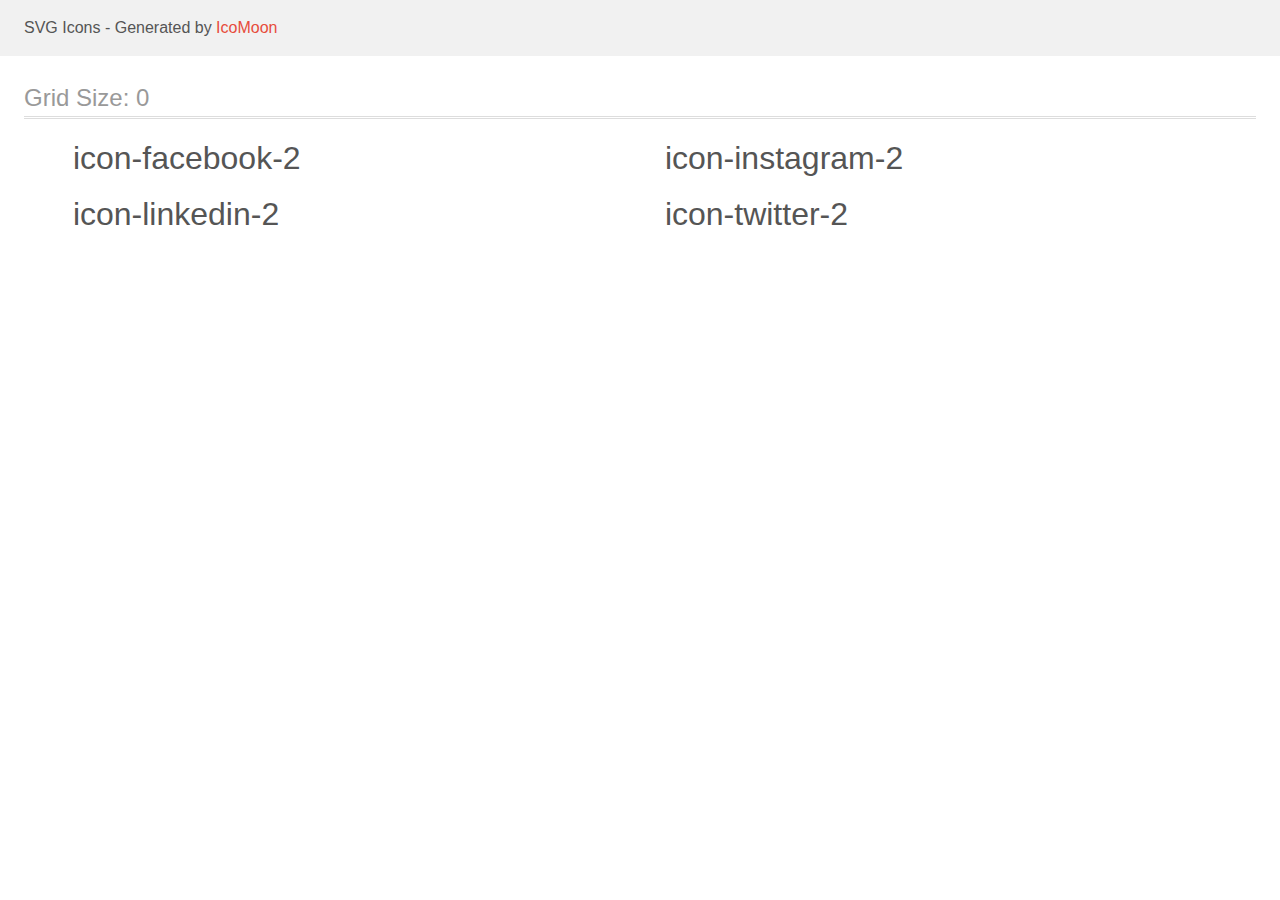
<file: images/icomoon 4/demo.html>
<!doctype html>
<html>
<head>
    <title>IcoMoon - SVG Icons</title>
    <meta charset="utf-8">
    <meta name="viewport" content="width=device-width, initial-scale=1">
    <link rel="stylesheet" href="demo-files/demo.css">
    <link rel="stylesheet" href="style.css">
</head>
<body>
<svg aria-hidden="true" style="position: absolute; width: 0; height: 0; overflow: hidden;" version="1.1" xmlns="http://www.w3.org/2000/svg" xmlns:xlink="http://www.w3.org/1999/xlink">
<defs>
<symbol id="icon-facebook-2" viewBox="0 0 32 32">
<path fill="#fff" style="fill: var(--color1, #fff)" d="M21.329 5.313h2.921v-5.088c-0.504-0.069-2.237-0.225-4.256-0.225-4.212 0-7.097 2.649-7.097 7.519v4.481h-4.648v5.688h4.648v14.312h5.699v-14.311h4.46l0.708-5.688h-5.169v-3.919c0.001-1.644 0.444-2.769 2.735-2.769z"></path>
</symbol>
<symbol id="icon-instagram-2" viewBox="0 0 32 32">
<path fill="#fff" style="fill: var(--color1, #fff)" d="M31.969 9.408c-0.075-1.7-0.35-2.869-0.744-3.882-0.406-1.075-1.032-2.038-1.851-2.838-0.8-0.813-1.769-1.444-2.832-1.844-1.019-0.394-2.182-0.669-3.882-0.744-1.713-0.081-2.257-0.1-6.601-0.1s-4.888 0.019-6.595 0.094c-1.7 0.075-2.869 0.35-3.882 0.744-1.075 0.406-2.038 1.031-2.838 1.85-0.813 0.8-1.444 1.769-1.844 2.832-0.394 1.019-0.669 2.182-0.744 3.882-0.081 1.713-0.1 2.257-0.1 6.601s0.019 4.888 0.094 6.595c0.075 1.7 0.35 2.869 0.744 3.882 0.406 1.075 1.038 2.038 1.85 2.838 0.8 0.813 1.769 1.444 2.832 1.844 1.019 0.394 2.182 0.669 3.882 0.744 1.706 0.075 2.25 0.094 6.595 0.094s4.888-0.019 6.595-0.094c1.7-0.075 2.869-0.35 3.882-0.744 2.151-0.832 3.851-2.532 4.682-4.682 0.394-1.019 0.669-2.182 0.744-3.882 0.075-1.707 0.094-2.251 0.094-6.595s-0.006-4.888-0.081-6.595zM29.087 22.473c-0.069 1.563-0.331 2.407-0.55 2.969-0.538 1.394-1.644 2.5-3.038 3.038-0.563 0.219-1.413 0.481-2.969 0.55-1.688 0.075-2.194 0.094-6.464 0.094s-4.782-0.019-6.464-0.094c-1.563-0.069-2.407-0.331-2.969-0.55-0.694-0.256-1.325-0.663-1.838-1.194-0.531-0.519-0.938-1.144-1.194-1.838-0.219-0.563-0.481-1.413-0.55-2.969-0.075-1.688-0.094-2.194-0.094-6.464s0.019-4.782 0.094-6.464c0.069-1.563 0.331-2.407 0.55-2.969 0.256-0.694 0.663-1.325 1.2-1.838 0.519-0.531 1.144-0.938 1.838-1.194 0.563-0.219 1.413-0.481 2.969-0.55 1.688-0.075 2.194-0.094 6.464-0.094 4.276 0 4.782 0.019 6.464 0.094 1.563 0.069 2.407 0.331 2.969 0.55 0.694 0.256 1.325 0.662 1.838 1.194 0.531 0.519 0.938 1.144 1.194 1.838 0.219 0.563 0.481 1.413 0.55 2.969 0.075 1.688 0.094 2.194 0.094 6.464s-0.019 4.77-0.094 6.458z"></path>
<path fill="#fff" style="fill: var(--color1, #fff)" d="M16.059 7.783c-4.538 0-8.22 3.682-8.22 8.22s3.682 8.22 8.22 8.22c4.539 0 8.22-3.682 8.22-8.22s-3.682-8.22-8.22-8.22zM16.059 21.335c-2.944 0-5.332-2.388-5.332-5.332s2.388-5.332 5.332-5.332c2.944 0 5.332 2.388 5.332 5.332s-2.388 5.332-5.332 5.332z"></path>
<path fill="#fff" style="fill: var(--color1, #fff)" d="M26.524 7.458c0 1.060-0.859 1.919-1.919 1.919s-1.919-0.859-1.919-1.919c0-1.060 0.859-1.919 1.919-1.919s1.919 0.859 1.919 1.919z"></path>
</symbol>
<symbol id="icon-linkedin-2" viewBox="0 0 32 32">
<path fill="#fff" style="fill: var(--color1, #fff)" d="M31.992 32v-0.001h0.008v-11.736c0-5.741-1.236-10.164-7.948-10.164-3.227 0-5.392 1.771-6.276 3.449h-0.093v-2.913h-6.364v21.364h6.627v-10.579c0-2.785 0.528-5.479 3.977-5.479 3.399 0 3.449 3.179 3.449 5.657v10.401h6.62z"></path>
<path fill="#fff" style="fill: var(--color1, #fff)" d="M0.528 10.636h6.635v21.364h-6.635v-21.364z"></path>
<path fill="#fff" style="fill: var(--color1, #fff)" d="M3.843 0c-2.121 0-3.843 1.721-3.843 3.843s1.721 3.879 3.843 3.879c2.121 0 3.843-1.757 3.843-3.879-0.001-2.121-1.723-3.843-3.843-3.843v0z"></path>
</symbol>
<symbol id="icon-twitter-2" viewBox="0 0 32 32">
<path fill="#fff" style="fill: var(--color1, #fff)" d="M32 6.078c-1.19 0.522-2.458 0.868-3.78 1.036 1.36-0.812 2.398-2.088 2.886-3.626-1.268 0.756-2.668 1.29-4.16 1.588-1.204-1.282-2.92-2.076-4.792-2.076-3.632 0-6.556 2.948-6.556 6.562 0 0.52 0.044 1.020 0.152 1.496-5.454-0.266-10.28-2.88-13.522-6.862-0.566 0.982-0.898 2.106-0.898 3.316 0 2.272 1.17 4.286 2.914 5.452-1.054-0.020-2.088-0.326-2.964-0.808 0 0.020 0 0.046 0 0.072 0 3.188 2.274 5.836 5.256 6.446-0.534 0.146-1.116 0.216-1.72 0.216-0.42 0-0.844-0.024-1.242-0.112 0.85 2.598 3.262 4.508 6.13 4.57-2.232 1.746-5.066 2.798-8.134 2.798-0.538 0-1.054-0.024-1.57-0.090 2.906 1.874 6.35 2.944 10.064 2.944 12.072 0 18.672-10 18.672-18.668 0-0.29-0.010-0.57-0.024-0.848 1.302-0.924 2.396-2.078 3.288-3.406z"></path>
</symbol>
</defs>
</svg>

<header class="bgc1 clearfix">
<div class="mhl">
    <p>SVG Icons - Generated by <a href="https://icomoon.io/app">IcoMoon</a></p>
</div>
</header>
    <div class="clearfix mhl ptl">
        <h1 class="mvm mtn fgc1">Grid Size: 0</h1>
        <div class="glyph fs1">
            <div class="clearfix pbs">
                <svg class="icon icon-facebook-2"><use xlink:href="#icon-facebook-2"></use></svg><span class="name"> icon-facebook-2</span>
            </div>
        </div>
        <div class="glyph fs1">
            <div class="clearfix pbs">
                <svg class="icon icon-instagram-2"><use xlink:href="#icon-instagram-2"></use></svg><span class="name"> icon-instagram-2</span>
            </div>
        </div>
        <div class="glyph fs1">
            <div class="clearfix pbs">
                <svg class="icon icon-linkedin-2"><use xlink:href="#icon-linkedin-2"></use></svg><span class="name"> icon-linkedin-2</span>
            </div>
        </div>
        <div class="glyph fs1">
            <div class="clearfix pbs">
                <svg class="icon icon-twitter-2"><use xlink:href="#icon-twitter-2"></use></svg><span class="name"> icon-twitter-2</span>
            </div>
        </div>
  </div>
<script defer src="svgxuse.js"></script>
</body>
</html>
</file>
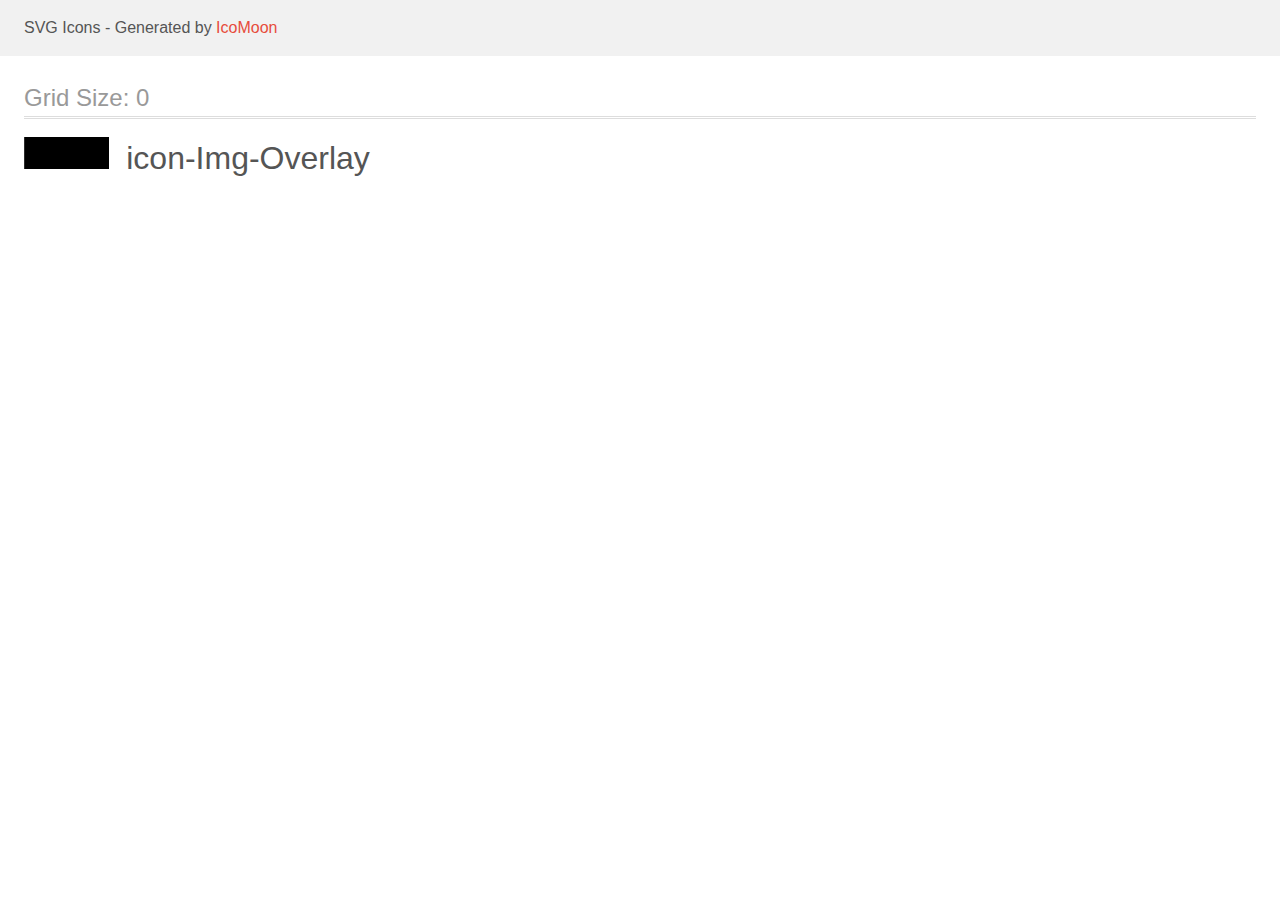
<file: images/icomoon 5/demo.html>
<!doctype html>
<html>
<head>
    <title>IcoMoon - SVG Icons</title>
    <meta charset="utf-8">
    <meta name="viewport" content="width=device-width, initial-scale=1">
    <link rel="stylesheet" href="demo-files/demo.css">
    <link rel="stylesheet" href="style.css">
</head>
<body>
<svg aria-hidden="true" style="position: absolute; width: 0; height: 0; overflow: hidden;" version="1.1" xmlns="http://www.w3.org/2000/svg" xmlns:xlink="http://www.w3.org/1999/xlink">
<defs>
<symbol id="icon-Img-Overlay" viewBox="0 0 85 32">
<path d="M0 0h85.333v32h-85.333z"></path>
</symbol>
</defs>
</svg>

<header class="bgc1 clearfix">
<div class="mhl">
    <p>SVG Icons - Generated by <a href="https://icomoon.io/app">IcoMoon</a></p>
</div>
</header>
    <div class="clearfix mhl ptl">
        <h1 class="mvm mtn fgc1">Grid Size: 0</h1>
        <div class="glyph fs1">
            <div class="clearfix pbs">
                <svg class="icon icon-Img-Overlay"><use xlink:href="#icon-Img-Overlay"></use></svg><span class="name"> icon-Img-Overlay</span>
            </div>
        </div>
  </div>
<script defer src="svgxuse.js"></script>
</body>
</html>
</file>
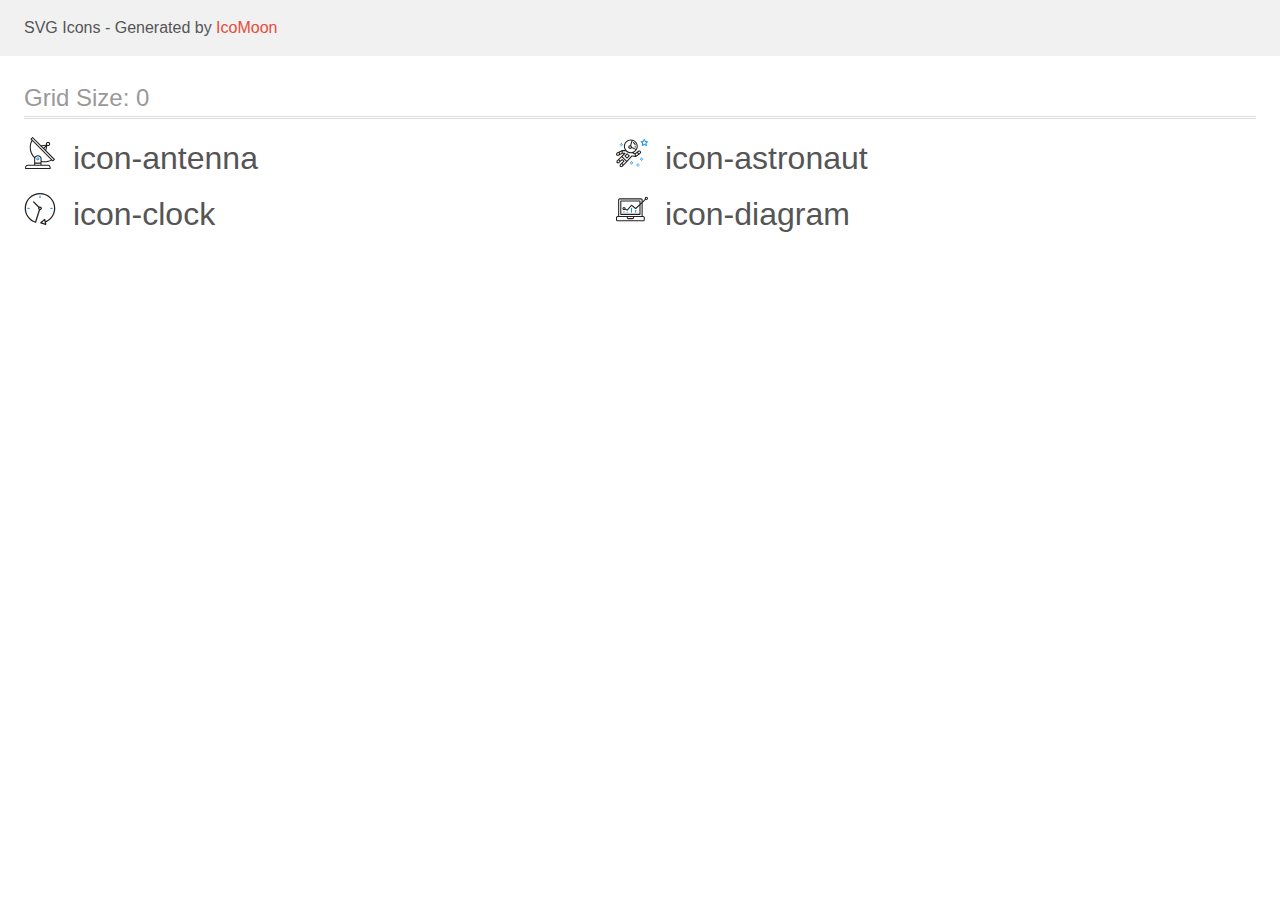
<file: images/icomoon 6/demo.html>
<!doctype html>
<html>
<head>
    <title>IcoMoon - SVG Icons</title>
    <meta charset="utf-8">
    <meta name="viewport" content="width=device-width, initial-scale=1">
    <link rel="stylesheet" href="demo-files/demo.css">
    <link rel="stylesheet" href="style.css">
</head>
<body>
<svg aria-hidden="true" style="position: absolute; width: 0; height: 0; overflow: hidden;" version="1.1" xmlns="http://www.w3.org/2000/svg" xmlns:xlink="http://www.w3.org/1999/xlink">
<defs>
<symbol id="icon-antenna" viewBox="0 0 32 32">
<path fill="#212121" style="fill: var(--color1, #212121)" d="M30.773 22.098l-8.443-8.505 0.937-4.616c0.225 0.090 0.485 0.144 0.758 0.146h0.007c0.008 0 0.017 0 0.026 0 1.192 0 2.159-0.967 2.159-2.159s-0.967-2.159-2.159-2.159c-1.192 0-2.159 0.967-2.159 2.159 0 0.259 0.046 0.508 0.13 0.739l-0.005-0.015-4.96 0.606-8.091-8.133c-0.096-0.098-0.229-0.159-0.376-0.16h-0c-0.14 0.001-0.274 0.057-0.373 0.155l-1.512 1.504c-0.096 0.097-0.156 0.23-0.156 0.377s0.060 0.281 0.156 0.377v0l0.814 0.825c-1.143 2.062-1.816 4.522-1.816 7.139 0 4.106 1.656 7.824 4.336 10.525l-0.001-0.001c0.043 0.041 0.092 0.074 0.146 0.097-0.032 0.164-0.051 0.353-0.052 0.546v6.188h-6.4c-1.472 0.001-2.666 1.194-2.667 2.666v1.067c0 0.295 0.239 0.534 0.534 0.534h24.534c0.294 0 0.533-0.239 0.533-0.534v-1.067c-0.002-1.472-1.195-2.665-2.666-2.666h-6.4v-2.742c1.003 0.21 2.024 0.317 3.049 0.32 2.58-0.003 5.005-0.663 7.117-1.822l-0.077 0.039 0.818 0.823c0.099 0.101 0.235 0.159 0.376 0.16 0.14-0.001 0.274-0.057 0.373-0.155l1.512-1.504c0.096-0.097 0.156-0.23 0.156-0.377s-0.060-0.281-0.156-0.377v0zM23.28 6.233c0.193-0.192 0.459-0.31 0.752-0.31 0.589 0 1.067 0.478 1.067 1.066s-0.477 1.066-1.067 1.066c-0 0-0 0-0 0h-0.004c-0.587-0.003-1.061-0.479-1.061-1.066 0-0.295 0.12-0.563 0.314-0.756l0-0h-0.002zM22.024 9.737l-0.598 2.946-1.175-1.183 1.774-1.763zM21.419 8.835l-1.92 1.909-1.486-1.493 3.406-0.416zM24.004 28.8c0.884 0 1.6 0.716 1.6 1.6v0 0.534h-23.466v-0.534c0-0.884 0.716-1.6 1.6-1.6v0h20.267zM16.538 26.666v1.067h-5.334v-1.067h5.334zM11.204 25.6v-4.053c0-1.294 1.196-2.346 2.667-2.346s2.667 1.053 2.667 2.346v4.053h-5.334zM17.604 23.904v-2.357c0-1.882-1.675-3.413-3.733-3.413-0.017-0-0.038-0-0.058-0-1.353 0-2.54 0.707-3.213 1.771l-0.009 0.016c-2.36-2.482-3.812-5.846-3.812-9.55 0-2.314 0.567-4.496 1.569-6.414l-0.036 0.077 18.602 18.709c-1.823 0.947-3.979 1.502-6.266 1.502-1.079 0-2.128-0.124-3.136-0.357l0.093 0.018zM28.893 23.22l-21.057-21.181 0.754-0.752 7.935 7.98c0.004 0 0.006 0.007 0.010 0.010l13.114 13.191-0.757 0.752z"></path>
<path fill="#2196f3" style="fill: var(--color2, #2196f3)" d="M13.876 20.267h-0.005c-0.001 0-0.002 0-0.002 0-0.884 0-1.6 0.716-1.6 1.6s0.715 1.599 1.597 1.6h0.005c0.001 0 0.001 0 0.002 0 0.884 0 1.6-0.716 1.6-1.6s-0.715-1.599-1.598-1.6h-0zM14.249 22.245c-0.096 0.096-0.229 0.155-0.376 0.155-0.295 0-0.534-0.239-0.534-0.534s0.238-0.533 0.532-0.533h0c0.293 0.001 0.531 0.239 0.531 0.533 0 0.148-0.060 0.282-0.157 0.378l-0 0h0.005z"></path>
</symbol>
<symbol id="icon-astronaut" viewBox="0 0 32 32">
<path fill="#2196f3" style="fill: var(--color2, #2196f3)" d="M31.974 4.524c-0.064-0.191-0.227-0.332-0.427-0.362l-0.003-0-1.911-0.278-0.855-1.731c-0.179-0.365-0.777-0.365-0.956 0l-0.855 1.731-1.911 0.278c-0.26 0.039-0.457 0.26-0.457 0.528 0 0.15 0.062 0.285 0.161 0.382l1.383 1.348-0.326 1.903c-0.034 0.2 0.048 0.402 0.212 0.522 0.166 0.12 0.383 0.135 0.562 0.040l1.709-0.899 1.709 0.899c0.072 0.038 0.157 0.061 0.247 0.061 0.295 0 0.534-0.239 0.534-0.534 0-0.031-0.003-0.062-0.008-0.092l0 0.003-0.326-1.903 1.383-1.348c0.099-0.097 0.161-0.233 0.161-0.382 0-0.059-0.009-0.115-0.027-0.168l0.001 0.004zM29.511 5.851c-0.126 0.122-0.183 0.299-0.153 0.472l0.191 1.114-1-0.526c-0.072-0.039-0.158-0.062-0.249-0.062s-0.177 0.023-0.252 0.063l0.003-0.001-1 0.526 0.191-1.114c0.005-0.027 0.008-0.059 0.008-0.091 0-0.149-0.061-0.285-0.16-0.381l-0-0-0.811-0.79 1.119-0.162c0.174-0.025 0.324-0.134 0.402-0.292l0.5-1.013 0.5 1.013c0.078 0.158 0.228 0.267 0.402 0.292l1.119 0.162-0.809 0.79zM26.134 20.522h-1.067v1.067h1.067v-1.067zM26.134 22.656h-1.067v1.066h1.067v-1.066zM27.2 21.589h-1.067v1.067h1.067v-1.067zM25.067 21.589h-1.067v1.067h1.067v-1.067zM22.4 26.389h-1.067v1.067h1.067v-1.067zM22.4 28.523h-1.067v1.067h1.067v-1.067zM23.467 27.456h-1.067v1.067h1.067v-1.067zM21.334 27.456h-1.067v1.067h1.067v-1.067zM16 24.256h-1.066v1.067h1.066v-1.067zM16 26.389h-1.066v1.067h1.066v-1.067zM17.067 25.322h-1.067v1.067h1.067v-1.067zM14.934 25.322h-1.067v1.067h1.067v-1.067zM5.867 6.122h-1.066v1.066h1.066v-1.066zM5.867 8.256h-1.066v1.066h1.066v-1.066zM6.933 7.189h-1.067v1.067h1.066v-1.067zM4.8 7.189h-1.067v1.067h1.067v-1.067z"></path>
<path fill="#212121" style="fill: var(--color1, #212121)" d="M24.715 14.16c-0.28-0.376-0.698-0.636-1.179-0.703l-0.009-0.001c-0.076-0.012-0.164-0.018-0.254-0.018-0.411 0-0.789 0.139-1.090 0.373l0.004-0.003-1.253 0.96-1.898 1.417-1.358-0.541c2.421-1.086 4.113-3.508 4.113-6.32 0-3.823-3.122-6.934-6.961-6.934s-6.961 3.11-6.961 6.934c0 1.386 0.415 2.674 1.12 3.759l-2.768-0.024c-0.009 0-0.016 0.005-0.023 0.005-0.057 0.003-0.11 0.014-0.159 0.033l0.004-0.001c-0.013 0.005-0.026 0.007-0.038 0.013-0.006 0.003-0.013 0.003-0.019 0.006l-3.233 1.596c-0 0-0.001 0-0.001 0.001l-1.893 0.91c-0.024 0.011-0.045 0.023-0.065 0.036l0.001-0.001c-0.482 0.324-0.795 0.867-0.795 1.483 0 0.297 0.073 0.577 0.201 0.823l-0.005-0.010c0.22 0.424 0.592 0.742 1.043 0.885l0.013 0.003c0.161 0.053 0.345 0.083 0.537 0.083 0.308 0 0.598-0.078 0.851-0.216l-0.009 0.005 1.388-0.738 2.264-1.169 1.357-0.008-5.442 5.415c0 0.001-0.001 0.001-0.001 0.001l-1.339 1.333c-0.303 0.299-0.491 0.714-0.491 1.173 0 0.002 0 0.003 0 0.005v-0c0.002 0.919 0.748 1.664 1.667 1.664 0.001 0 0.002 0 0.002 0h-0c0.428 0 0.854-0.162 1.18-0.485l1.314-1.309 1.741-1.3 0.901 0.897-3.102 3.088c-0.303 0.299-0.491 0.714-0.491 1.173 0 0.001 0 0.003 0 0.004v-0c0 0.445 0.174 0.864 0.49 1.179 0.302 0.3 0.717 0.485 1.176 0.485 0.001 0 0.002 0 0.003 0h-0c0.427 0 0.855-0.162 1.18-0.485l4.488-4.472c0.007-0.006 0.016-0.009 0.022-0.016l5.166-5.658 3.471 0.494c0.025 0.004 0.050 0.006 0.075 0.006 0.064 0 0.127-0.016 0.187-0.038 0.017-0.006 0.032-0.015 0.049-0.023 0.019-0.010 0.039-0.015 0.058-0.027l3.213-2.133c0.012-0.008 0.018-0.021 0.029-0.030 0.013-0.010 0.029-0.014 0.041-0.026l1.271-1.191c0.348-0.326 0.564-0.787 0.564-1.3 0-0.4-0.132-0.769-0.355-1.066l0.003 0.005zM2.13 17.77c-0.098 0.054-0.215 0.086-0.34 0.086-0.078 0-0.153-0.013-0.224-0.036l0.005 0.001c-0.294-0.093-0.504-0.364-0.504-0.683 0-0.235 0.114-0.444 0.289-0.575l0.002-0.001 1.314-0.632 0.316 0.924 0.133 0.389-0.992 0.527zM5.627 15.942l-1.548 0.8-0.255-0.746-0.184-0.537 2.027-1.001-0.040 1.484zM20.727 9.322c0 0.918-0.219 1.785-0.599 2.56l-4.181-1.899c-0.044-0.575-0.342-1.072-0.782-1.384l-0.006-0.004 1.464-4.861c2.377 0.757 4.104 2.975 4.104 5.588zM8.938 9.322c0-3.235 2.644-5.867 5.894-5.867 0.253 0 0.5 0.022 0.745 0.053l-1.432 4.753c-0.019 0-0.037-0.006-0.057-0.006-0 0-0.001 0-0.001 0-1.032 0-1.869 0.835-1.872 1.867v0c0.003 1.031 0.84 1.867 1.872 1.867 0 0 0 0 0.001 0h-0c0.695 0 1.295-0.383 1.618-0.944l3.863 1.755c-1.075 1.447-2.795 2.39-4.737 2.39-3.25 0-5.894-2.632-5.894-5.867zM14.895 10.122c0 0.441-0.362 0.8-0.806 0.8-0 0-0.001 0-0.001 0-0.443 0-0.802-0.358-0.804-0.8v-0c0-0.441 0.361-0.8 0.806-0.8s0.806 0.359 0.806 0.8zM2.464 25.146c-0.11 0.109-0.261 0.176-0.428 0.176s-0.317-0.067-0.427-0.175l0 0c-0.109-0.108-0.176-0.257-0.176-0.422s0.067-0.314 0.176-0.422l0-0 0.962-0.959 0.852 0.848-0.959 0.954zM5.678 28.88c-0.11 0.109-0.261 0.176-0.428 0.176s-0.317-0.067-0.427-0.175l0 0c-0.109-0.108-0.176-0.257-0.176-0.422s0.067-0.314 0.176-0.422l0-0 0.963-0.959 0.852 0.848-0.96 0.955zM9.16 25.411l-0.001 0.001-1.765 1.76-0.852-0.848 1.765-1.757c0.040-0.040 0.065-0.088 0.090-0.136 0.007-0.014 0.020-0.026 0.026-0.040 0.016-0.041 0.019-0.085 0.026-0.128 0.003-0.025 0.014-0.048 0.014-0.073 0-0.035-0.013-0.070-0.020-0.105-0.006-0.032-0.006-0.064-0.019-0.096-0.025-0.053-0.055-0.098-0.092-0.138l0 0c-0.010-0.012-0.014-0.026-0.025-0.038h-0.001s0-0.001-0.001-0.002l-1.607-1.6c-0.017-0.017-0.039-0.024-0.058-0.038-0.025-0.021-0.054-0.040-0.084-0.056l-0.003-0.001c-0.026-0.012-0.058-0.023-0.090-0.031l-0.003-0.001c-0.030-0.009-0.065-0.017-0.101-0.020l-0.002-0c-0.007-0-0.015-0-0.023-0-0.026 0-0.051 0.002-0.075 0.005l0.003-0c-0.036 0.005-0.069 0.009-0.104 0.021s-0.064 0.027-0.094 0.045c-0.020 0.011-0.043 0.015-0.061 0.029l-1.774 1.324-0.901-0.897 2.399-2.386 4.36 4.289-0.928 0.919zM15.979 18.394c-0.016-0.002-0.030 0.004-0.046 0.003-0.008-0-0.017-0.001-0.027-0.001-0.031 0-0.062 0.003-0.092 0.008l0.003-0c-0.070 0.011-0.132 0.035-0.187 0.070l0.002-0.001c-0.030 0.018-0.057 0.037-0.083 0.061-0.013 0.011-0.028 0.016-0.040 0.029l-4.698 5.146-4.328-4.256 2.833-2.818c0.096-0.097 0.156-0.23 0.156-0.377 0-0.295-0.239-0.534-0.534-0.534-0.001 0-0.001 0-0.002 0h0l-2.219 0.013 0.028-1.607 3.104 0.027c1.264 1.297 3.027 2.101 4.978 2.101 0.001 0 0.002 0 0.003 0h-0c0.438 0 0.864-0.046 1.28-0.122 0.040 0.032 0.080 0.064 0.129 0.085l2.41 0.96 0.152 0.758 0.178 0.886-3.003-0.427zM20.020 18.572l-0.313-1.558 1.446-1.080 0.946 1.257-2.080 1.381zM23.773 15.741l-0.837 0.785-0.931-1.236 0.831-0.637c0.155-0.119 0.351-0.168 0.543-0.143 0.193 0.027 0.364 0.128 0.48 0.284 0.088 0.117 0.141 0.265 0.141 0.426 0 0.206-0.087 0.391-0.226 0.521l-0 0z"></path>
<path fill="#212121" style="fill: var(--color1, #212121)" d="M13.602 18.544l-2.143-2.134c-0.096-0.096-0.229-0.155-0.376-0.155s-0.28 0.059-0.376 0.155l-2.143 2.133c-0.097 0.097-0.156 0.23-0.156 0.378s0.060 0.281 0.156 0.378l-0-0 2.142 2.134c0.096 0.096 0.229 0.156 0.376 0.156s0.28-0.059 0.376-0.156v0l2.143-2.134c0.097-0.097 0.157-0.23 0.157-0.378s-0.060-0.281-0.157-0.378l-0-0zM11.083 20.303l-1.387-1.381 1.386-1.381 1.387 1.381-1.387 1.381zM17.164 5.071l-0.258 1.036c0.071 0.018 1.738 0.452 1.738 2.149h1.067c0-2.017-1.666-2.965-2.547-3.184zM19.711 9.322h-1.067v1.066h1.067v-1.066z"></path>
</symbol>
<symbol id="icon-clock" viewBox="0 0 32 32">
<path fill="#212121" style="fill: var(--color1, #212121)" d="M31.296 15.301c-0.001-8.452-6.855-15.303-15.308-15.301s-15.303 6.855-15.301 15.308c0.002 6.788 4.422 12.543 10.541 14.545l0.108 0.031c0.061 0.019 0.123 0.029 0.187 0.029 0.12 0 0.238-0.032 0.342-0.094 0.135-0.080 0.236-0.207 0.283-0.357l3.865-12.25c1.054-0.004 1.906-0.859 1.906-1.913 0-1.056-0.856-1.913-1.913-1.913-0.303 0-0.59 0.071-0.845 0.196l0.011-0.005-5.106-5.107c-0.114-0.11-0.271-0.179-0.443-0.179-0.352 0-0.638 0.286-0.638 0.638 0 0.172 0.068 0.328 0.179 0.443l-0-0 5.103 5.109c-0.121 0.241-0.191 0.525-0.191 0.826 0 0.602 0.283 1.137 0.723 1.48l0.004 0.003-3.682 11.673c-7.278-2.681-11.004-10.754-8.324-18.032s10.754-11.004 18.032-8.323c7.278 2.681 11.004 10.754 8.323 18.032-1.345 3.581-4.003 6.406-7.374 7.938l-0.088 0.036-0.398-1.874c-0.063-0.291-0.318-0.506-0.624-0.506-0.164 0-0.313 0.062-0.426 0.163l0.001-0.001-3.837 3.426c-0.132 0.117-0.214 0.287-0.214 0.477 0 0.283 0.185 0.524 0.441 0.606l0.005 0.001 4.899 1.563c0.058 0.020 0.126 0.031 0.196 0.031 0.352 0 0.637-0.285 0.637-0.637 0-0.047-0.005-0.093-0.015-0.138l0.001 0.004-0.391-1.839c5.528-2.374 9.329-7.772 9.329-14.057 0-0.011 0-0.023-0-0.034v0.002zM15.992 14.664c0.352 0 0.638 0.286 0.638 0.638s-0.285 0.638-0.638 0.638v0c-0.352 0-0.638-0.286-0.638-0.638s0.286-0.638 0.638-0.638v0zM18.092 29.528l2.184-1.948 0.603 2.84-2.787-0.892z"></path>
<path fill="#2196f3" style="fill: var(--color2, #2196f3)" d="M15.354 3.185v1.275c0 0.352 0.286 0.638 0.638 0.638s0.638-0.285 0.638-0.638v0-1.275c0-0.352-0.285-0.638-0.638-0.638s-0.638 0.285-0.638 0.638v0zM3.876 14.664c-0.352 0-0.638 0.286-0.638 0.638s0.285 0.638 0.638 0.638h1.275c0.352 0 0.638-0.286 0.638-0.638s-0.285-0.638-0.638-0.638h-1.275zM28.108 15.939c0.352 0 0.638-0.286 0.638-0.638s-0.285-0.638-0.638-0.638h-1.275c-0.352 0-0.638 0.286-0.638 0.638s0.285 0.638 0.638 0.638h1.275z"></path>
</symbol>
<symbol id="icon-diagram" viewBox="0 0 32 32">
<path fill="#2196f3" style="fill: var(--color2, #2196f3)" d="M14.926 14.965h1.066v4.798h-1.066v-4.798zM19.19 17.097h1.066v2.665h-1.066v-2.665zM10.661 18.696h1.066v1.066h-1.066v-1.066zM7.463 18.163h1.066v1.599h-1.066v-1.599z"></path>
<path fill="#212121" style="fill: var(--color1, #212121)" d="M1.599 28.291h25.586c0 0 0 0 0 0 0.883 0 1.599-0.716 1.599-1.599v0-2.132c0-0.883-0.716-1.599-1.599-1.599v0h-0.533v-13.294l3.028-2.868c0.207 0.104 0.452 0.166 0.711 0.166 0.888 0 1.608-0.72 1.608-1.608s-0.72-1.608-1.608-1.608c-0.888 0-1.608 0.72-1.608 1.608 0 0.247 0.056 0.481 0.155 0.69l-0.004-0.010-2.281 2.162v-1.23c0-0.883-0.716-1.599-1.599-1.599v0h-21.323c-0.883 0-1.599 0.716-1.599 1.599v0 15.992h-0.533c-0.883 0-1.599 0.716-1.599 1.599v0 2.132c0 0.883 0.716 1.599 1.599 1.599v0zM30.384 4.837c0.294 0 0.533 0.239 0.533 0.533s-0.239 0.533-0.533 0.533v0c-0.294 0-0.533-0.239-0.533-0.533s0.239-0.533 0.533-0.533v0zM3.198 6.969c0-0.294 0.239-0.533 0.533-0.533h21.323c0.294 0 0.533 0.239 0.533 0.533v2.239l-1.066 1.013v-2.185c0-0.295-0.239-0.534-0.534-0.534h-19.189c-0.294 0-0.534 0.239-0.534 0.533v13.327c0 0.294 0.239 0.533 0.534 0.533h19.189c0.295 0 0.534-0.239 0.534-0.533v-9.675l1.066-1.010v12.283h-22.389v-15.991zM7.996 13.899c-0.001 0-0.003 0-0.005 0-0.883 0-1.599 0.716-1.599 1.599s0.716 1.599 1.599 1.599c0.432 0 0.824-0.172 1.112-0.45l-0 0 1.853 0.93c0.215 0.107 0.476 0.057 0.636-0.122l3.939-4.432 3.872 2.902c0.208 0.155 0.498 0.139 0.686-0.039l3.365-3.188v8.131h-18.123v-12.261h18.123v2.661l-3.771 3.572-3.904-2.927c-0.088-0.067-0.2-0.107-0.32-0.107-0.158 0-0.3 0.069-0.398 0.178l-0 0.001-3.993 4.493-1.493-0.746c0.011-0.064 0.017-0.128 0.020-0.193 0-0.883-0.716-1.599-1.599-1.599v0zM8.529 15.498c0 0.294-0.239 0.533-0.533 0.533s-0.533-0.239-0.533-0.533v0c0-0.294 0.239-0.533 0.533-0.533s0.533 0.239 0.533 0.533v0zM11.727 24.026h5.33v0.533c0 0.294-0.238 0.533-0.533 0.533h-4.265c-0.294 0-0.533-0.239-0.533-0.533v0-0.533zM1.067 24.56c0-0.294 0.238-0.533 0.533-0.533h9.062v0.533c0 0.883 0.716 1.599 1.599 1.599v0h4.265c0.883 0 1.599-0.716 1.599-1.599v0-0.533h9.062c0.294 0 0.533 0.239 0.533 0.533v2.132c0 0.294-0.239 0.533-0.533 0.533h-25.586c-0 0-0 0-0 0-0.294 0-0.533-0.239-0.533-0.533 0 0 0 0 0 0v0-2.132z"></path>
</symbol>
</defs>
</svg>

<header class="bgc1 clearfix">
<div class="mhl">
    <p>SVG Icons - Generated by <a href="https://icomoon.io/app">IcoMoon</a></p>
</div>
</header>
    <div class="clearfix mhl ptl">
        <h1 class="mvm mtn fgc1">Grid Size: 0</h1>
        <div class="glyph fs1">
            <div class="clearfix pbs">
                <svg class="icon icon-antenna"><use xlink:href="#icon-antenna"></use></svg><span class="name"> icon-antenna</span>
            </div>
        </div>
        <div class="glyph fs1">
            <div class="clearfix pbs">
                <svg class="icon icon-astronaut"><use xlink:href="#icon-astronaut"></use></svg><span class="name"> icon-astronaut</span>
            </div>
        </div>
        <div class="glyph fs1">
            <div class="clearfix pbs">
                <svg class="icon icon-clock"><use xlink:href="#icon-clock"></use></svg><span class="name"> icon-clock</span>
            </div>
        </div>
        <div class="glyph fs1">
            <div class="clearfix pbs">
                <svg class="icon icon-diagram"><use xlink:href="#icon-diagram"></use></svg><span class="name"> icon-diagram</span>
            </div>
        </div>
  </div>
<script defer src="svgxuse.js"></script>
</body>
</html>
</file>
<file: images/icomoon (1)/demo-files/demo.css>
body {
  padding: 0;
  margin: 0;
  font-family: sans-serif;
  font-size: 1em;
  line-height: 1.5;
  color: #555;
  background: #fff;
}
h1 {
  font-size: 1.5em;
  font-weight: normal;
  box-shadow: 0 1px #ddd, 0 2px #fff, 0 3px #ddd;
}
small {
  font-size: .66666667em;
}
a {
  color: #e74c3c;
  text-decoration: none;
}
a:hover, a:focus {
  box-shadow: 0 1px #e74c3c;
}
.bshadow0, input {
  box-shadow: inset 0 -2px #e7e7e7;
}
input:hover {
  box-shadow: inset 0 -2px #ccc;
}
input, fieldset {
  font-size: 1em;
  margin: 0;
  padding: 0;
  border: 0;
}
input {
  color: inherit;
  line-height: 1.5;
  height: 1.5em;
  padding: .25em 0;
}
input:focus {
  outline: none;
  box-shadow: inset 0 -2px #449fdb;
}
.glyph {
  font-size: 16px;
  margin-right: 1.5em;
  float: left;
  width: 17em;
}
svg {
  color: #000;
}
.liga {
  width: 80%;
  width: calc(100% - 2.5em);
}
.talign-right {
  text-align: right;
}
.talign-center {
  text-align: center;
}
.bgc1 {
  background: #f1f1f1;
}
.fgc0 {
  color: #000;
}
.fgc1 {
  color: #999;
}
p {
  margin-top: 1em;
  margin-bottom: 1em;
}
.mvm {
  margin-top: .75em;
  margin-bottom: .75em;
}
.mtn {
  margin-top: 0;
}
.mtl, .mal {
  margin-top: 1.5em;
}
.mbl, .mal {
  margin-bottom: 1.5em;
}
.mal, .mhl {
  margin-left: 1.5em;
  margin-right: 1.5em;
}
.mhmm {
  margin-left: 1em;
  margin-right: 1em;
}
.ptl {
  padding-top: 1.5em;
}
.pbs, .pvs {
  padding-bottom: .25em;
}
.pvs, .pts {
  padding-top: .25em;
}
.unit {
  float: left;
}
.unitRight {
  float: right;
}
.size1of2 {
  width: 50%;
}
.size1of1 {
  width: 100%;
}
.clearfix:before, .clearfix:after {
  content: " ";
  display: table;
}
.clearfix:after {
  clear: both;
}
.hidden-true {
  display: none;
}
.textbox0 {
  width: 3em;
  background: #f1f1f1;
  padding: .25em .5em;
  line-height: 1.5;
  height: 1.5em;
}
.fs0 {
  font-size: 16px;
}
.fs1 {
  font-size: 32px;
}
.name {
  margin-left: .25em;
}
</file>
<file: images/icomoon (1)/style.css>
.icon {
  display: inline-block;
  width: 1em;
  height: 1em;
  stroke-width: 0;
  stroke: currentColor;
  fill: currentColor;
}

/* ==========================================
Single-colored icons can be modified like so:
.icon-name {
  font-size: 32px;
  color: red;
}
========================================== */

.icon-mail {
  width: 1.3330078125em;
}

.icon-phone {
  width: 0.625em;
}
</file>
<file: images/icomoon 2/demo-files/demo.css>
body {
  padding: 0;
  margin: 0;
  font-family: sans-serif;
  font-size: 1em;
  line-height: 1.5;
  color: #555;
  background: #fff;
}
h1 {
  font-size: 1.5em;
  font-weight: normal;
  box-shadow: 0 1px #ddd, 0 2px #fff, 0 3px #ddd;
}
small {
  font-size: .66666667em;
}
a {
  color: #e74c3c;
  text-decoration: none;
}
a:hover, a:focus {
  box-shadow: 0 1px #e74c3c;
}
.bshadow0, input {
  box-shadow: inset 0 -2px #e7e7e7;
}
input:hover {
  box-shadow: inset 0 -2px #ccc;
}
input, fieldset {
  font-size: 1em;
  margin: 0;
  padding: 0;
  border: 0;
}
input {
  color: inherit;
  line-height: 1.5;
  height: 1.5em;
  padding: .25em 0;
}
input:focus {
  outline: none;
  box-shadow: inset 0 -2px #449fdb;
}
.glyph {
  font-size: 16px;
  margin-right: 1.5em;
  float: left;
  width: 17em;
}
svg {
  color: #000;
}
.liga {
  width: 80%;
  width: calc(100% - 2.5em);
}
.talign-right {
  text-align: right;
}
.talign-center {
  text-align: center;
}
.bgc1 {
  background: #f1f1f1;
}
.fgc0 {
  color: #000;
}
.fgc1 {
  color: #999;
}
p {
  margin-top: 1em;
  margin-bottom: 1em;
}
.mvm {
  margin-top: .75em;
  margin-bottom: .75em;
}
.mtn {
  margin-top: 0;
}
.mtl, .mal {
  margin-top: 1.5em;
}
.mbl, .mal {
  margin-bottom: 1.5em;
}
.mal, .mhl {
  margin-left: 1.5em;
  margin-right: 1.5em;
}
.mhmm {
  margin-left: 1em;
  margin-right: 1em;
}
.ptl {
  padding-top: 1.5em;
}
.pbs, .pvs {
  padding-bottom: .25em;
}
.pvs, .pts {
  padding-top: .25em;
}
.unit {
  float: left;
}
.unitRight {
  float: right;
}
.size1of2 {
  width: 50%;
}
.size1of1 {
  width: 100%;
}
.clearfix:before, .clearfix:after {
  content: " ";
  display: table;
}
.clearfix:after {
  clear: both;
}
.hidden-true {
  display: none;
}
.textbox0 {
  width: 3em;
  background: #f1f1f1;
  padding: .25em .5em;
  line-height: 1.5;
  height: 1.5em;
}
.fs0 {
  font-size: 16px;
}
.fs1 {
  font-size: 32px;
}
.name {
  margin-left: .25em;
}
</file>
<file: images/icomoon 2/style.css>
.icon {
  display: inline-block;
  width: 1em;
  height: 1em;
  stroke-width: 0;
  stroke: currentColor;
  fill: currentColor;
}

/* ==========================================
Single-colored icons can be modified like so:
.icon-name {
  font-size: 32px;
  color: red;
}
========================================== */

.icon-Vector {
  width: 1.2958984375em;
}
</file>
<file: images/icomoon 3/demo-files/demo.css>
body {
  padding: 0;
  margin: 0;
  font-family: sans-serif;
  font-size: 1em;
  line-height: 1.5;
  color: #555;
  background: #fff;
}
h1 {
  font-size: 1.5em;
  font-weight: normal;
  box-shadow: 0 1px #ddd, 0 2px #fff, 0 3px #ddd;
}
small {
  font-size: .66666667em;
}
a {
  color: #e74c3c;
  text-decoration: none;
}
a:hover, a:focus {
  box-shadow: 0 1px #e74c3c;
}
.bshadow0, input {
  box-shadow: inset 0 -2px #e7e7e7;
}
input:hover {
  box-shadow: inset 0 -2px #ccc;
}
input, fieldset {
  font-size: 1em;
  margin: 0;
  padding: 0;
  border: 0;
}
input {
  color: inherit;
  line-height: 1.5;
  height: 1.5em;
  padding: .25em 0;
}
input:focus {
  outline: none;
  box-shadow: inset 0 -2px #449fdb;
}
.glyph {
  font-size: 16px;
  margin-right: 1.5em;
  float: left;
  width: 17em;
}
svg {
  color: #000;
}
.liga {
  width: 80%;
  width: calc(100% - 2.5em);
}
.talign-right {
  text-align: right;
}
.talign-center {
  text-align: center;
}
.bgc1 {
  background: #f1f1f1;
}
.fgc0 {
  color: #000;
}
.fgc1 {
  color: #999;
}
p {
  margin-top: 1em;
  margin-bottom: 1em;
}
.mvm {
  margin-top: .75em;
  margin-bottom: .75em;
}
.mtn {
  margin-top: 0;
}
.mtl, .mal {
  margin-top: 1.5em;
}
.mbl, .mal {
  margin-bottom: 1.5em;
}
.mal, .mhl {
  margin-left: 1.5em;
  margin-right: 1.5em;
}
.mhmm {
  margin-left: 1em;
  margin-right: 1em;
}
.ptl {
  padding-top: 1.5em;
}
.pbs, .pvs {
  padding-bottom: .25em;
}
.pvs, .pts {
  padding-top: .25em;
}
.unit {
  float: left;
}
.unitRight {
  float: right;
}
.size1of2 {
  width: 50%;
}
.size1of1 {
  width: 100%;
}
.clearfix:before, .clearfix:after {
  content: " ";
  display: table;
}
.clearfix:after {
  clear: both;
}
.hidden-true {
  display: none;
}
.textbox0 {
  width: 3em;
  background: #f1f1f1;
  padding: .25em .5em;
  line-height: 1.5;
  height: 1.5em;
}
.fs0 {
  font-size: 16px;
}
.fs1 {
  font-size: 32px;
}
.name {
  margin-left: .25em;
}
</file>
<file: images/icomoon 3/style.css>
.icon {
  display: inline-block;
  width: 1em;
  height: 1em;
  stroke-width: 0;
  stroke: currentColor;
  fill: currentColor;
}

/* ==========================================
Single-colored icons can be modified like so:
.icon-name {
  font-size: 32px;
  color: red;
}
========================================== */

.icon-Logo1 {
  width: 1.7666015625em;
}

.icon-Logo2 {
  width: 1.7666015625em;
}

.icon-Logo3 {
  width: 1.7666015625em;
}

.icon-Logo4 {
  width: 1.7666015625em;
}

.icon-Logo5 {
  width: 1.7666015625em;
}

.icon-Logo6 {
  width: 1.7666015625em;
}
</file>
<file: images/icomoon 4/demo-files/demo.css>
body {
  padding: 0;
  margin: 0;
  font-family: sans-serif;
  font-size: 1em;
  line-height: 1.5;
  color: #555;
  background: #fff;
}
h1 {
  font-size: 1.5em;
  font-weight: normal;
  box-shadow: 0 1px #ddd, 0 2px #fff, 0 3px #ddd;
}
small {
  font-size: .66666667em;
}
a {
  color: #e74c3c;
  text-decoration: none;
}
a:hover, a:focus {
  box-shadow: 0 1px #e74c3c;
}
.bshadow0, input {
  box-shadow: inset 0 -2px #e7e7e7;
}
input:hover {
  box-shadow: inset 0 -2px #ccc;
}
input, fieldset {
  font-size: 1em;
  margin: 0;
  padding: 0;
  border: 0;
}
input {
  color: inherit;
  line-height: 1.5;
  height: 1.5em;
  padding: .25em 0;
}
input:focus {
  outline: none;
  box-shadow: inset 0 -2px #449fdb;
}
.glyph {
  font-size: 16px;
  margin-right: 1.5em;
  float: left;
  width: 17em;
}
svg {
  color: #000;
}
.liga {
  width: 80%;
  width: calc(100% - 2.5em);
}
.talign-right {
  text-align: right;
}
.talign-center {
  text-align: center;
}
.bgc1 {
  background: #f1f1f1;
}
.fgc0 {
  color: #000;
}
.fgc1 {
  color: #999;
}
p {
  margin-top: 1em;
  margin-bottom: 1em;
}
.mvm {
  margin-top: .75em;
  margin-bottom: .75em;
}
.mtn {
  margin-top: 0;
}
.mtl, .mal {
  margin-top: 1.5em;
}
.mbl, .mal {
  margin-bottom: 1.5em;
}
.mal, .mhl {
  margin-left: 1.5em;
  margin-right: 1.5em;
}
.mhmm {
  margin-left: 1em;
  margin-right: 1em;
}
.ptl {
  padding-top: 1.5em;
}
.pbs, .pvs {
  padding-bottom: .25em;
}
.pvs, .pts {
  padding-top: .25em;
}
.unit {
  float: left;
}
.unitRight {
  float: right;
}
.size1of2 {
  width: 50%;
}
.size1of1 {
  width: 100%;
}
.clearfix:before, .clearfix:after {
  content: " ";
  display: table;
}
.clearfix:after {
  clear: both;
}
.hidden-true {
  display: none;
}
.textbox0 {
  width: 3em;
  background: #f1f1f1;
  padding: .25em .5em;
  line-height: 1.5;
  height: 1.5em;
}
.fs0 {
  font-size: 16px;
}
.fs1 {
  font-size: 32px;
}
.name {
  margin-left: .25em;
}
</file>
<file: images/icomoon 4/style.css>
.icon {
  display: inline-block;
  width: 1em;
  height: 1em;
  stroke-width: 0;
  stroke: currentColor;
  fill: currentColor;
}

/* ==========================================
Single-colored icons can be modified like so:
.icon-name {
  font-size: 32px;
  color: red;
}
========================================== */
</file>
<file: images/icomoon 5/demo-files/demo.css>
body {
  padding: 0;
  margin: 0;
  font-family: sans-serif;
  font-size: 1em;
  line-height: 1.5;
  color: #555;
  background: #fff;
}
h1 {
  font-size: 1.5em;
  font-weight: normal;
  box-shadow: 0 1px #ddd, 0 2px #fff, 0 3px #ddd;
}
small {
  font-size: .66666667em;
}
a {
  color: #e74c3c;
  text-decoration: none;
}
a:hover, a:focus {
  box-shadow: 0 1px #e74c3c;
}
.bshadow0, input {
  box-shadow: inset 0 -2px #e7e7e7;
}
input:hover {
  box-shadow: inset 0 -2px #ccc;
}
input, fieldset {
  font-size: 1em;
  margin: 0;
  padding: 0;
  border: 0;
}
input {
  color: inherit;
  line-height: 1.5;
  height: 1.5em;
  padding: .25em 0;
}
input:focus {
  outline: none;
  box-shadow: inset 0 -2px #449fdb;
}
.glyph {
  font-size: 16px;
  margin-right: 1.5em;
  float: left;
  width: 17em;
}
svg {
  color: #000;
}
.liga {
  width: 80%;
  width: calc(100% - 2.5em);
}
.talign-right {
  text-align: right;
}
.talign-center {
  text-align: center;
}
.bgc1 {
  background: #f1f1f1;
}
.fgc0 {
  color: #000;
}
.fgc1 {
  color: #999;
}
p {
  margin-top: 1em;
  margin-bottom: 1em;
}
.mvm {
  margin-top: .75em;
  margin-bottom: .75em;
}
.mtn {
  margin-top: 0;
}
.mtl, .mal {
  margin-top: 1.5em;
}
.mbl, .mal {
  margin-bottom: 1.5em;
}
.mal, .mhl {
  margin-left: 1.5em;
  margin-right: 1.5em;
}
.mhmm {
  margin-left: 1em;
  margin-right: 1em;
}
.ptl {
  padding-top: 1.5em;
}
.pbs, .pvs {
  padding-bottom: .25em;
}
.pvs, .pts {
  padding-top: .25em;
}
.unit {
  float: left;
}
.unitRight {
  float: right;
}
.size1of2 {
  width: 50%;
}
.size1of1 {
  width: 100%;
}
.clearfix:before, .clearfix:after {
  content: " ";
  display: table;
}
.clearfix:after {
  clear: both;
}
.hidden-true {
  display: none;
}
.textbox0 {
  width: 3em;
  background: #f1f1f1;
  padding: .25em .5em;
  line-height: 1.5;
  height: 1.5em;
}
.fs0 {
  font-size: 16px;
}
.fs1 {
  font-size: 32px;
}
.name {
  margin-left: .25em;
}
</file>
<file: images/icomoon 5/style.css>
.icon {
  display: inline-block;
  width: 1em;
  height: 1em;
  stroke-width: 0;
  stroke: currentColor;
  fill: currentColor;
}

/* ==========================================
Single-colored icons can be modified like so:
.icon-name {
  font-size: 32px;
  color: red;
}
========================================== */

.icon-Img-Overlay {
  width: 2.6669921875em;
}
</file>
<file: images/icomoon 6/demo-files/demo.css>
body {
  padding: 0;
  margin: 0;
  font-family: sans-serif;
  font-size: 1em;
  line-height: 1.5;
  color: #555;
  background: #fff;
}
h1 {
  font-size: 1.5em;
  font-weight: normal;
  box-shadow: 0 1px #ddd, 0 2px #fff, 0 3px #ddd;
}
small {
  font-size: .66666667em;
}
a {
  color: #e74c3c;
  text-decoration: none;
}
a:hover, a:focus {
  box-shadow: 0 1px #e74c3c;
}
.bshadow0, input {
  box-shadow: inset 0 -2px #e7e7e7;
}
input:hover {
  box-shadow: inset 0 -2px #ccc;
}
input, fieldset {
  font-size: 1em;
  margin: 0;
  padding: 0;
  border: 0;
}
input {
  color: inherit;
  line-height: 1.5;
  height: 1.5em;
  padding: .25em 0;
}
input:focus {
  outline: none;
  box-shadow: inset 0 -2px #449fdb;
}
.glyph {
  font-size: 16px;
  margin-right: 1.5em;
  float: left;
  width: 17em;
}
svg {
  color: #000;
}
.liga {
  width: 80%;
  width: calc(100% - 2.5em);
}
.talign-right {
  text-align: right;
}
.talign-center {
  text-align: center;
}
.bgc1 {
  background: #f1f1f1;
}
.fgc0 {
  color: #000;
}
.fgc1 {
  color: #999;
}
p {
  margin-top: 1em;
  margin-bottom: 1em;
}
.mvm {
  margin-top: .75em;
  margin-bottom: .75em;
}
.mtn {
  margin-top: 0;
}
.mtl, .mal {
  margin-top: 1.5em;
}
.mbl, .mal {
  margin-bottom: 1.5em;
}
.mal, .mhl {
  margin-left: 1.5em;
  margin-right: 1.5em;
}
.mhmm {
  margin-left: 1em;
  margin-right: 1em;
}
.ptl {
  padding-top: 1.5em;
}
.pbs, .pvs {
  padding-bottom: .25em;
}
.pvs, .pts {
  padding-top: .25em;
}
.unit {
  float: left;
}
.unitRight {
  float: right;
}
.size1of2 {
  width: 50%;
}
.size1of1 {
  width: 100%;
}
.clearfix:before, .clearfix:after {
  content: " ";
  display: table;
}
.clearfix:after {
  clear: both;
}
.hidden-true {
  display: none;
}
.textbox0 {
  width: 3em;
  background: #f1f1f1;
  padding: .25em .5em;
  line-height: 1.5;
  height: 1.5em;
}
.fs0 {
  font-size: 16px;
}
.fs1 {
  font-size: 32px;
}
.name {
  margin-left: .25em;
}
</file>
<file: images/icomoon 6/style.css>
.icon {
  display: inline-block;
  width: 1em;
  height: 1em;
  stroke-width: 0;
  stroke: currentColor;
  fill: currentColor;
}

/* ==========================================
Single-colored icons can be modified like so:
.icon-name {
  font-size: 32px;
  color: red;
}
========================================== */
</file>
<file: css/main.min.css>
:root{--primary-text-color: #212121;--secondary-text-color: #757575;--hover-color: #2196f3;--background-color: #ffffff;--footer-background: #2f303a;--our-team-background: #f5f4fa;--features-background: #2f303a;--button-bacground: #188ce8;--our-job-bacground: #e5e5e5;--button-text: #ffffff;--hover-button: #188ce8;--icon-color: #afb1b8}body{background-color:var(--background-color);font-family:"Roboto"}.list{list-style:none}.link{text-decoration:none}p,h1,h2,h3,h4,h5,h6{margin:0}ul,ol{margin:0;padding-left:0}a{color:currentColor}input{padding:8px;font-family:inherit;width:440px;top:50px;left:50px}label{display:flex;flex-direction:column;margin-bottom:18px}img{display:block;max-width:100%;height:auto}.visually-hidden{position:absolute;white-space:nowrap;width:1px;height:1px;overflow:hidden;border:0;padding:0;clip:rect(0 0 0 0);clip-path:inset(50%);margin:-1px}.container{width:1200px;margin:0 auto;padding:0 15px}.header>.container{display:flex;align-items:center}.web-studio{display:block;padding-top:24px;padding-bottom:24px;text-align:center;font-family:Raleway;font-weight:700;font-size:26px;line-height:1.19;text-decoration:none;color:var(--hover-color)}.studio{color:var(--primary-text-color)}.button{padding:10px 32px;text-align:center;font-family:inherit;display:block;margin:0 auto;font-weight:700;font-size:16px;line-height:1.87;letter-spacing:.06em;color:var(--button-text);background-color:var(--button-bacground);box-sizing:border-box;border-radius:5px;border:none;min-width:200px;height:50px;box-shadow:0px 4px 4px rgba(0,0,0,.15);transition:background-color 250ms cubic-bezier(0.4, 0, 0.2, 1)}.button:hover,.button:focus{background-color:var(--hover-color)}.menu{background-color:var(--background-color)}.menu-list{display:flex;justify-content:center;gap:8px;margin-bottom:50px}.menu-button{font-family:inherit;font-weight:500;font-size:16px;line-height:1.62;letter-spacing:.03em;text-align:center;cursor:pointer;color:var(--primary-text-color);padding:6px 22px;border-radius:4px;border-color:rgba(0,0,0,0);transition:box-shadow 250ms cubic-bezier(0.4, 0, 0.2, 1),color 250ms cubic-bezier(0.4, 0, 0.2, 1),background-color 250ms cubic-bezier(0.4, 0, 0.2, 1)}.menu-button .current-button,.menu-button:hover,.menu-button:focus{color:var(--button-text);background-color:var(--hover-button);box-shadow:0px 1px 1px rgba(0,0,0,.12),0px 4px 4px rgba(0,0,0,.06),1px 4px 6px rgba(0,0,0,.16)}.page-sections{padding:94px 0}.footer-logo{display:block;margin-bottom:20px;font-family:"Raleway";font-style:normal;font-weight:700;font-size:26px;line-height:1.19;letter-spacing:.03em;text-decoration:none;color:var(--hover-color)}.studio-footer{color:var(--button-text)}.backdrop{position:fixed;top:0;width:100vw;height:100vh;background-color:rgba(0,0,0,.2);transition:opacity 250ms cubic-bezier(0.4, 0, 0.2, 1),visibility 250ms cubic-bezier(0.4, 0, 0.2, 1)}.backdrop.is-hidden .modal{transform:translate(-50%, -50%) scale(0) rotate(360deg)}.modal{background-color:var(--background-color);border-radius:4px;width:528px;height:581px;position:absolute;top:50%;left:50%;transform:translate(-50%, -50%) scale(1) rotate(0);transition:transform 250ms cubic-bezier(0.4, 0, 0.2, 1);padding:40px;box-shadow:0px 1px 3px rgba(0,0,0,.12),0px 1px 1px rgba(0,0,0,.14),0px 2px 1px rgba(0,0,0,.2);border-radius:4px}.close-button{position:absolute;top:10px;right:10px;width:30px;height:30px;border:1px solid rgba(0,0,0,.1);border-radius:50%;background-color:rgba(0,0,0,0);display:flex;align-items:center;justify-content:center}.close-button:hover,.close-button:focus{color:var(--icon-color)}.is-hidden{opacity:0;visibility:hidden;pointer-events:none}.modal-title{display:block;font-weight:700;font-size:20px;line-height:1.15;letter-spacing:.03em;text-align:center;color:var(--primary-text-color);margin-bottom:12px}.modal-input{width:448px;height:40px;border:1px solid rgba(33,33,33,.2);border-radius:4px;padding-left:35px;transition:border 250ms cubic-bezier(0.4, 0, 0.2, 1);outline:rgba(0,0,0,0);transition:border-color 250ms cubic-bezier(0.4, 0, 0.2, 1)}.modal-input:hover,.modal-input:focus{border-color:var(--hover-color)}.modal-icon{position:relative}.icon-input{position:absolute;left:8px;top:50%;transform:translateY(-50%);transition:fill 250ms cubic-bezier(0.4, 0, 0.2, 1)}.icon-input:hover,.icon-input:focus{fill:var(--hover-color)}.modal-input:hover+.icon-input,.modal-input:focus+.icon-input{fill:var(--hover-color)}.modal-label{font-weight:400;font-size:12px;line-height:1.16;letter-spacing:.01em;color:var(--secondary-text-color);margin-bottom:4px}.modal-window{margin-bottom:10px}.modal-comment{display:block;width:100%;height:120px;border:1px solid rgba(33,33,33,.2);border-radius:4px;resize:none;padding:12px 16px;outline:rgba(0,0,0,0)}.modal-comment:hover,.modal-comment:focus{border-color:var(--hover-color)}.modal-comment::placeholder{font-weight:400;font-size:12px;line-height:1.16;letter-spacing:.01em;color:rgba(117,117,117,.5)}.checkbox{margin-bottom:30px;padding:0 12px}.modal-checkbox{position:relative;left:30px;display:block;align-items:center;justify-content:center;margin:0;font-weight:400;font-size:14px;line-height:1.71;letter-spacing:.03em;color:var(--secondary-text-color);transition:color 250ms cubic-bezier(0.4, 0, 0.2, 1)}.icon-checkbox{position:absolute;left:-28px;top:3px;width:16px;height:15px;border:2px solid var(--primary-text-color);border-radius:3px;display:flex;align-items:center;justify-content:center;transition:border-color 250ms cubic-bezier(0.4, 0, 0.2, 1)}.checkbox-input:checked+.modal-checkbox .icon-checkbox{background-color:var(--hover-color);border-color:var(--hover-color)}.checkbox-input:focus+.icon-checkbox{border-color:var(--hover-color)}.icon-check{fill:rgba(0,0,0,0)}.checkbox-input:checked+.modal-checkbox .icon-check{fill:var(--background-color)}.checkbox-link-span{top:0;margin-left:28px;padding:0}.checkbox-link{color:var(--hover-color)}.send-button{display:flex;align-items:center;justify-content:center}.checkbox-button{margin-left:124px;margin:0;width:200px;height:50px;font-weight:700;font-size:16px;line-height:1.87;letter-spacing:.06em;justify-content:center;color:var(--button-text);background-color:var(--hover-color);box-shadow:0px 4px 4px rgba(0,0,0,.15);border-radius:4px;border:1px solid var(--hover-color);transition:color 250ms cubic-bezier(0.4, 0, 0.2, 1),bacground-color 250ms cubic-bezier(0.4, 0, 0.2, 1),box-shadow 250ms cubic-bezier(0.4, 0, 0.2, 1)}.checkbox-button:hover,.checkbox-button:focus{color:var(--hover-button);background-color:var(--hover-color);box-shadow:0px 4px 4px rgba(0,0,0,.15)}.close-icon{fill:currentColor}.close-icon:hover,.close-icon:focus{fill:var(--button-bacground)}.header{display:flex;align-items:center;background-color:var(--background-color);border-bottom:1px solid #ececec}.navigation{align-items:center;margin-left:93px}.navigation__list{display:flex;gap:50px}.navigation__item{display:block}.navigation__link{padding:30px 0;display:block;font-weight:500;font-size:14px;line-height:1.14;letter-spacing:.02em;color:var(--primary-text-color);transition:color 250ms cubic-bezier(0.4, 0, 0.2, 1)}.current-page{color:var(--hover-color);position:relative}.current-page::after{content:"";position:absolute;left:0;bottom:-2px;display:block;width:100%;height:4px;background-color:var(--hover-color);border-radius:2px}.current-page,.header-link:hover,.header-link:focus{color:var(--hover-color)}.contacts{display:flex;gap:50px;margin-left:auto}.contacts__mail{padding-top:32px;padding-bottom:32px;display:flex;align-items:center;font-weight:500;font-size:14px;line-height:1.14;letter-spacing:.02em;color:var(--secondary-text-color);transition:color 250ms cubic-bezier(0.4, 0, 0.2, 1)}.contacts__mail:hover,.contacts__mail:focus{color:var(--hover-color)}.contacts__tel{padding-top:32px;padding-bottom:32px;display:flex;align-items:center;font-weight:500;font-size:14px;line-height:1.14;letter-spacing:.02em;color:var(--secondary-text-color);transition:color 250ms cubic-bezier(0.4, 0, 0.2, 1)}.contacts__tel:hover,.contacts__tel:focus{color:var(--hover-color)}.contacts__icon{display:inline-block;margin-right:10px;fill:currentColor}.hero{margin:0 auto;max-width:1600px;height:600px;background-color:var(--features-background);padding:200px 0;background-image:linear-gradient(rgba(47, 48, 58, 0.4), rgba(47, 48, 58, 0.4)),url(../images/Fone.jpg);background-repeat:no-repeat;background-position:center;background-size:cover}.hero .container{width:696px}.features-main{margin-bottom:20px;text-align:center;font-weight:900;font-size:44px;line-height:1.36;letter-spacing:.06em;text-transform:uppercase;color:var(--background-color)}.features-list{display:flex;margin:-15px}.features-item{margin:15px;flex-basis:calc(25% - 30px)}.page-icons{margin-bottom:30px;gap:30px;width:270px;height:120px;background-color:var(--our-team-background);border-radius:4px;display:flex;align-items:center;justify-content:center}.page-social-icon{fill:var(--primary-text-color)}.features-sub-title{margin-bottom:10px;font-weight:700;font-size:14px;line-height:1.14;letter-spacing:.03em;text-transform:uppercase;color:var(--primary-text-color)}.features-description{font-size:14px;line-height:1.71;letter-spacing:.03em;color:var(--secondary-text-color)}.our-job{padding-top:0}.our-job-title{text-align:center;margin-bottom:50px;font-weight:700;font-size:36px;line-height:1.16;letter-spacing:.03em;color:var(--primary-text-color)}.our-job-list{display:flex;gap:30px}.our-job-item{background-color:var(--background-color);position:relative}.our-job-element{background-color:rgba(47,48,58,.8);width:370px;height:70px;position:absolute;bottom:0;font-weight:700;font-size:14px;line-height:1.14;letter-spacing:.03em;display:flex;align-items:center;justify-content:center;text-align:center;text-transform:uppercase;color:var(--button-text)}.our-team{background-color:var(--our-team-background)}.our-team__title{text-align:center;margin-bottom:50px;font-weight:700;font-size:36px;line-height:1.16;letter-spacing:.03em;color:var(--primary-text-color)}.our-team__list{display:flex;gap:30px}.our-team__item{background-color:var(--background-color);box-shadow:0px 1px 3px rgba(0,0,0,.12),0px 1px 1px rgba(0,0,0,.14),0px 2px 1px rgba(0,0,0,.2);border-radius:0px 0px 4px 4px}.team{padding:30px 0}.team__emoloyees{margin-bottom:10px;font-weight:500;font-size:16px;line-height:1.18;letter-spacing:.03em;text-align:center;color:var(--primary-text-color)}.team__position{margin-bottom:16px;line-height:1.19;text-align:center;letter-spacing:.03em;color:var(--secondary-text-color)}.networks{display:flex;justify-content:center;gap:10px}.networks__link{border-radius:50%;width:44px;height:44px;display:flex;align-items:center;justify-content:center;background-color:rgba(0,0,0,0);transition:background-color 250ms cubic-bezier(0.4, 0, 0.2, 1)}.networks__link:hover,.networks__link:focus{background-color:var(--hover-color)}.networks__icon{display:inline-flex;fill:var(--icon-color);transition:fill 250ms cubic-bezier(0.4, 0, 0.2, 1)}.networks__link:hover .networks__icon,.networks__link:focus .networks__icon{fill:var(--button-text)}.regular-clients{padding:94px 0}.regular-clients__title{font-weight:700;font-size:36px;line-height:1.16;letter-spacing:.03em;text-align:center;color:var(--primary-text-color);margin-bottom:50px}.regular-clients__list{display:flex;gap:30px}.regular-clients__link{border:1px solid #afb1b8;border-radius:4px;width:170px;height:92px;outline:rgba(0,0,0,0);display:flex;align-items:center;justify-content:center;transition:border 250ms cubic-bezier(0.4, 0, 0.2, 1)}.regular-clients__link:hover,.regular-clients__link:focus{border:1px solid var(--hover-color);fill:var(--hover-color)}.regular-clients__icon{display:inline-flex;fill:var(--icon-color);transition:fill 250ms cubic-bezier(0.4, 0, 0.2, 1)}.regular-clients__link:hover .regular-clients__icon,.regular-clients__link:focus .regular-clients__icon{fill:var(--hover-color)}.footer{padding:60px 0;background-color:var(--footer-background)}.footer .container{display:flex;align-items:baseline}.address{color:var(--button-text);font-style:normal;font-size:14px;line-height:1.7}.footer-item:not(:last-child){margin-bottom:9px}.footer-address{margin-bottom:9px;font-weight:700;font-size:14px;line-height:1.14;letter-spacing:.03em;color:var(--button-text);transition:color 250ms cubic-bezier(0.4, 0, 0.2, 1)}.footer-address:hover,.footer-address:focus{color:var(--hover-color)}.footer-tel{font-size:14px;line-height:1.71;letter-spacing:.03em;color:rgba(255,255,255,.6);transition:color 250ms cubic-bezier(0.4, 0, 0.2, 1)}.footer-tel:hover,.footer-tel:focus{color:var(--hover-color)}.footer-mail{font-size:14px;line-height:1.71;letter-spacing:.03em;color:rgba(255,255,255,.6);transition:color 250ms cubic-bezier(0.4, 0, 0.2, 1)}.footer-mail:hover,.footer-mail:focus{color:var(--hover-color)}.join-us{margin-left:70px}.join-us-title{margin-bottom:20px;font-weight:700;font-size:14px;line-height:1.14;letter-spacing:.03em;text-transform:uppercase;color:var(--button-text);transition:color 250ms cubic-bezier(0.4, 0, 0.2, 1)}.join-us-list{display:flex;gap:10px}.join-us-link{border-radius:50%;background-color:rgba(255,255,255,.1);width:44px;height:44px;display:flex;align-items:center;justify-content:center;transition:bacground-color 250ms cubic-bezier(0.4, 0, 0.2, 1)}.join-us-link:hover,.join-us-link:focus{background-color:var(--hover-color)}.join-us-icon{fill:var(--button-text)}.subscribe{margin-left:auto}.subscribe__form{display:flex}.subscribe__text{display:flex;margin-bottom:20px;font-weight:700;font-size:14px;line-height:1.14;letter-spacing:.03em;text-transform:uppercase;color:var(--button-text)}.subscribe__input{display:flex;margin-right:10px;width:358px;height:50px;color:var(--button-text);font-weight:400;font-size:16px;line-height:1.25;letter-spacing:.03em;background-color:rgba(0,0,0,0);border:1px solid rgba(255,255,255,.3);filter:drop-shadow(0px 4px 4px rgba(0, 0, 0, 0.15));border-radius:4px;outline:rgba(0,0,0,0)}.subscribe__input::placeholder{font-size:16px;line-height:1.25;letter-spacing:.03em;color:var(--button-text)}.subscribe__input:hover,.subscribe__input:focus{border:1px solid var(--hover-color)}.subscribe__button{padding:10px 28px;width:200px;height:50px;background-color:var(--hover-color);box-shadow:0px 4px 4px rgba(0,0,0,.15);border-radius:4px;border-color:var(--hover-color);font-weight:700;font-size:16px;line-height:1.87;letter-spacing:.06em;color:var(--button-text);display:flex;align-items:center;transition:background-color 250ms cubic-bezier(0.4, 0, 0.2, 1)}.subscribe__button:hover,.subscribe__button:focus{background-color:var(--hover-color)}.subscribe__icon{fill:var(--background-color);margin-left:10px}.projects{background-color:var(--background-color)}.projects-list{display:flex;flex-wrap:wrap;column-gap:30px;row-gap:30px}.project-item{flex-basis:calc((100% - 60px)/3)}.portfolio-icon{display:block;outline:rgba(0,0,0,0);transition:transform 250ms cubic-bezier(0.4, 0, 0.2, 1),box-shadow 250ms cubic-bezier(0.4, 0, 0.2, 1)}.portfolio-icon:hover,.portfolio-icon:focus{box-shadow:0px 1px 1px rgba(0,0,0,.12),0px 4px 4px rgba(0,0,0,.06),1px 4px 6px rgba(0,0,0,.16)}.portfolio-icon:hover,.portfolio-icon:focus{display:block;box-shadow:0px 1px 1px rgba(0,0,0,.12),0px 4px 4px rgba(0,0,0,.06),1px 4px 6px rgba(0,0,0,.16)}.portfolio-box{padding:20px 24px;border:1px solid #eee;border-top:0}.portfolio-overlay{position:relative;overflow:hidden}.portfolio-text{top:0;left:0;width:100%;height:100%;padding:63px 24px;color:var(--button-text);font-size:18px;line-height:1.56;background-color:rgba(33,150,243,.9);content:"";position:absolute;transform:translateY(101%);transition:transform 250ms cubic-bezier(0.4, 0, 0.2, 1)}.portfolio-icon:hover .portfolio-text,.portfolio-icon:focus .portfolio-text{transform:translateY(0);box-shadow:0px 1px 1px rgba(0,0,0,.12),0px 4px 4px rgba(0,0,0,.06),1px 4px 6px rgba(0,0,0,.16)}.projects-title{font-weight:700;font-size:18px;line-height:2;letter-spacing:.06em;color:var(--primary-text-color)}.project-description{font-weight:400;font-size:16px;line-height:1.87;letter-spacing:.03em;color:var(--secondary-text-color)}/*# sourceMappingURL=main.min.css.map */
</file>
